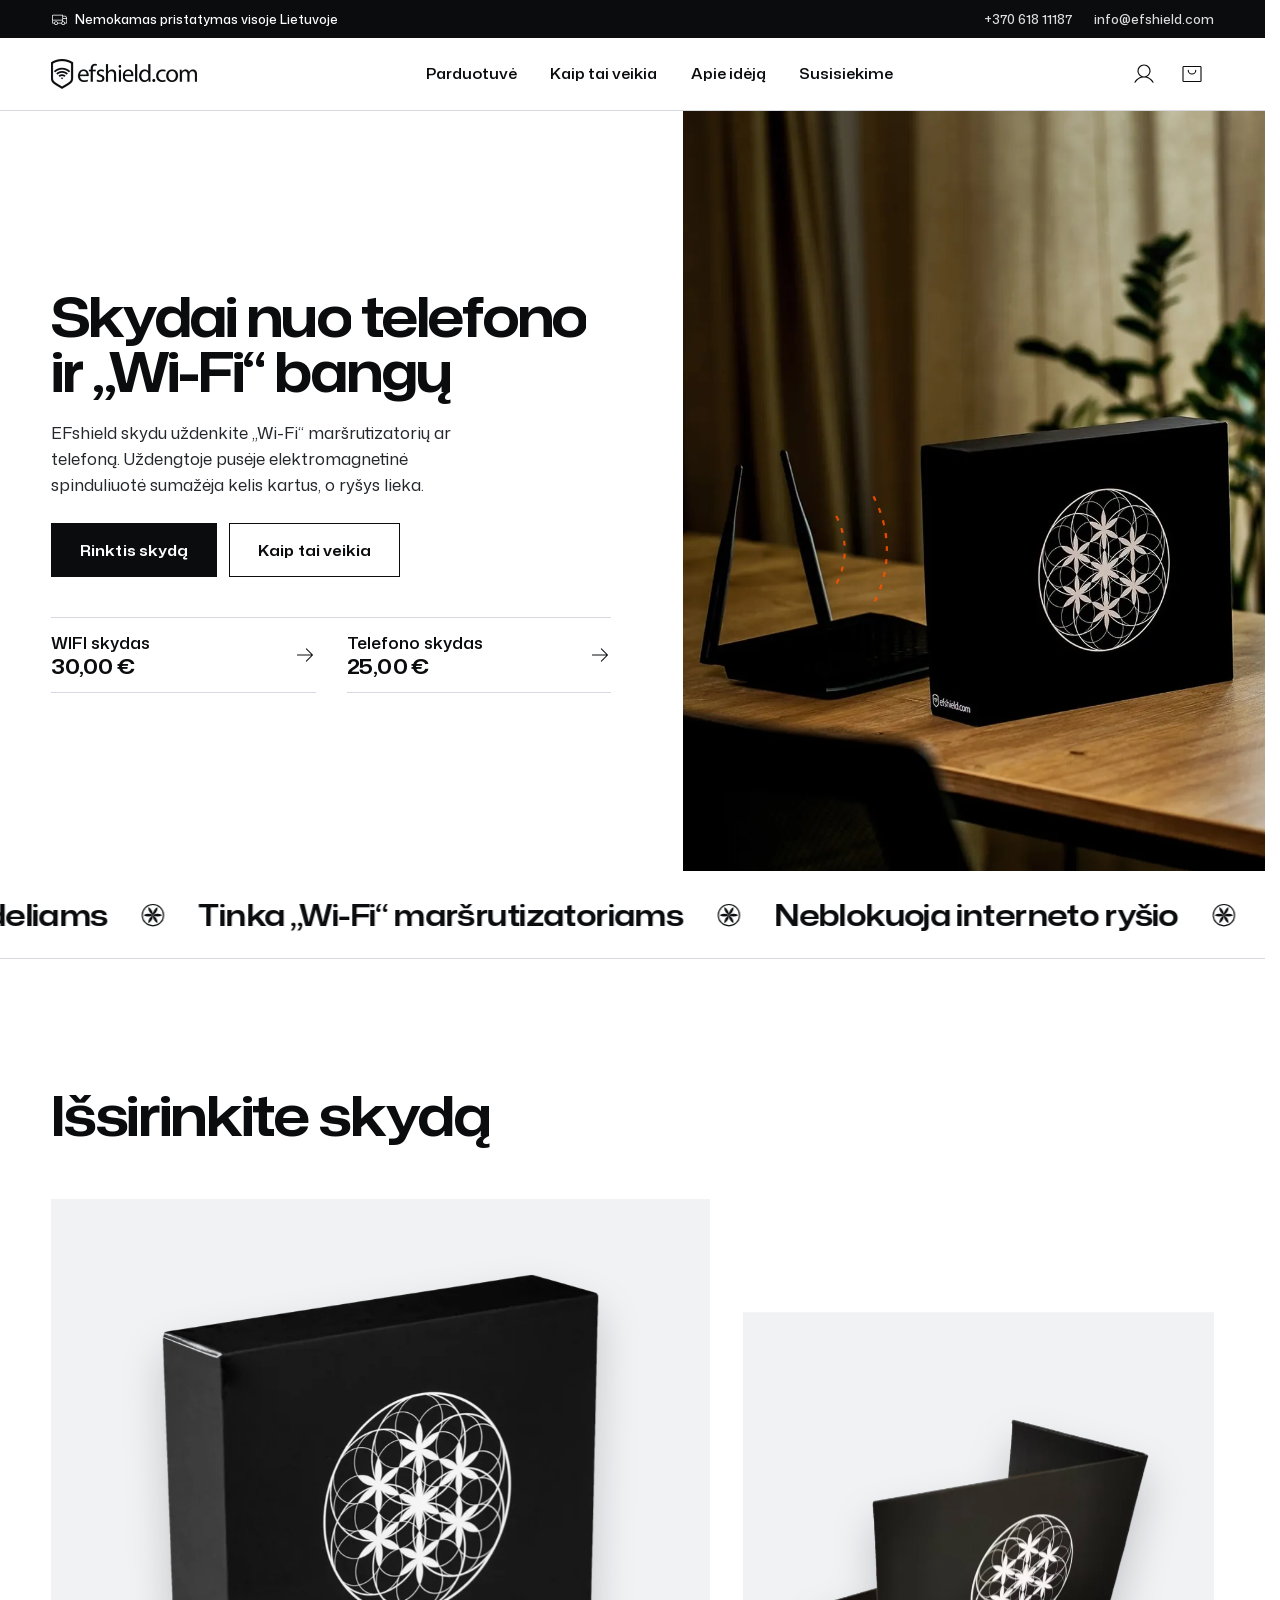
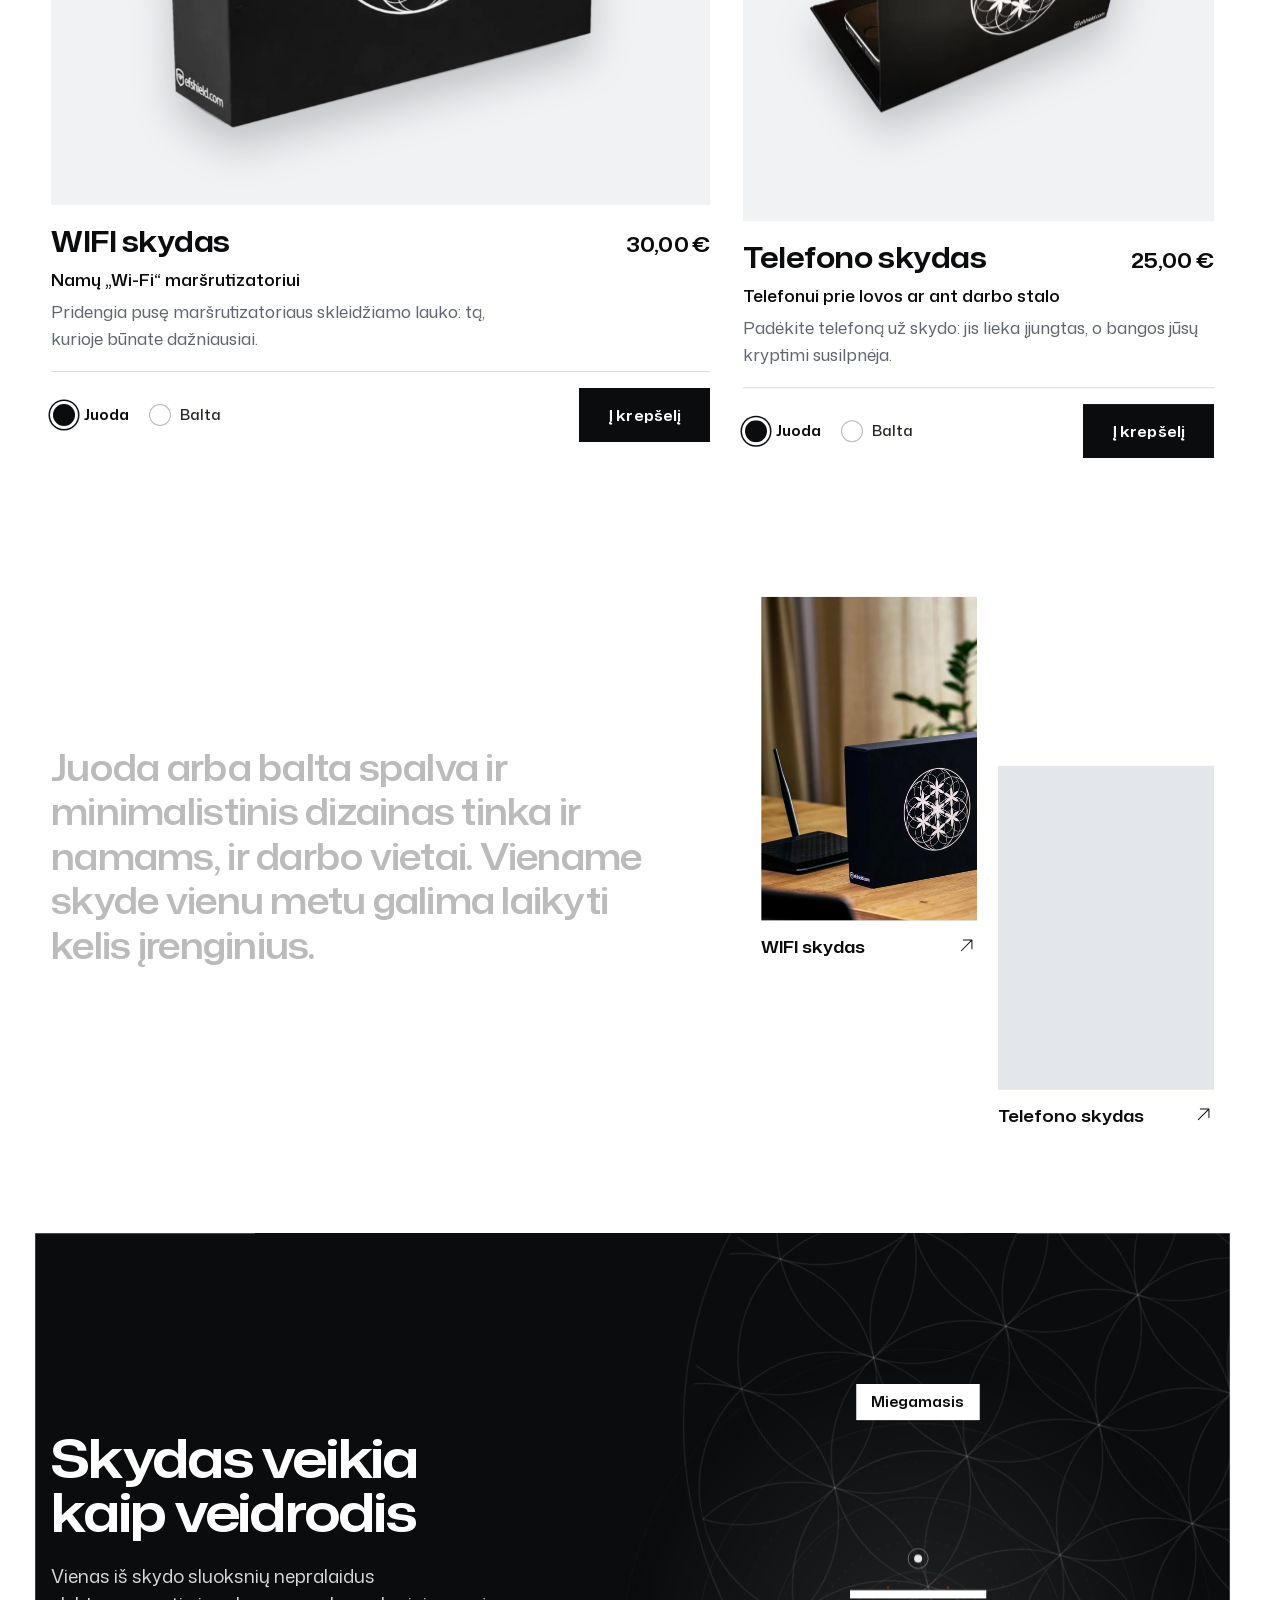
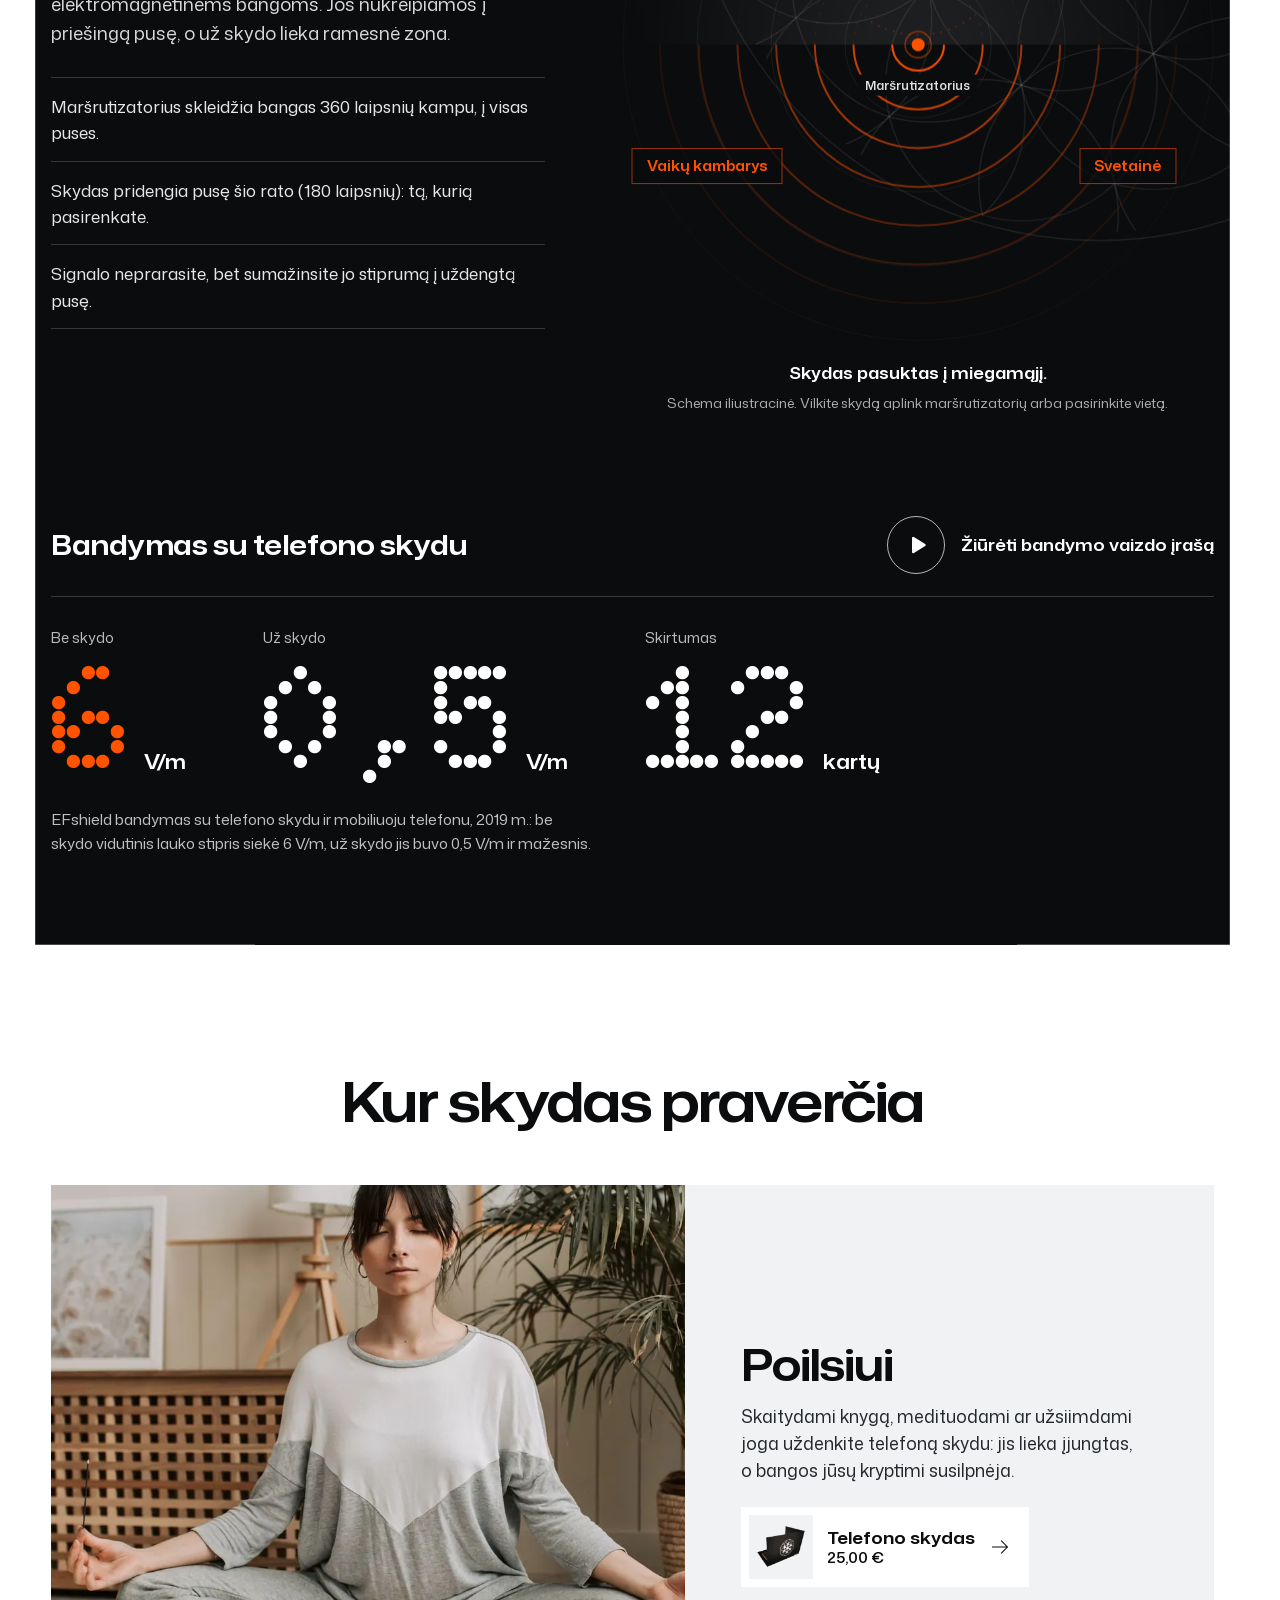
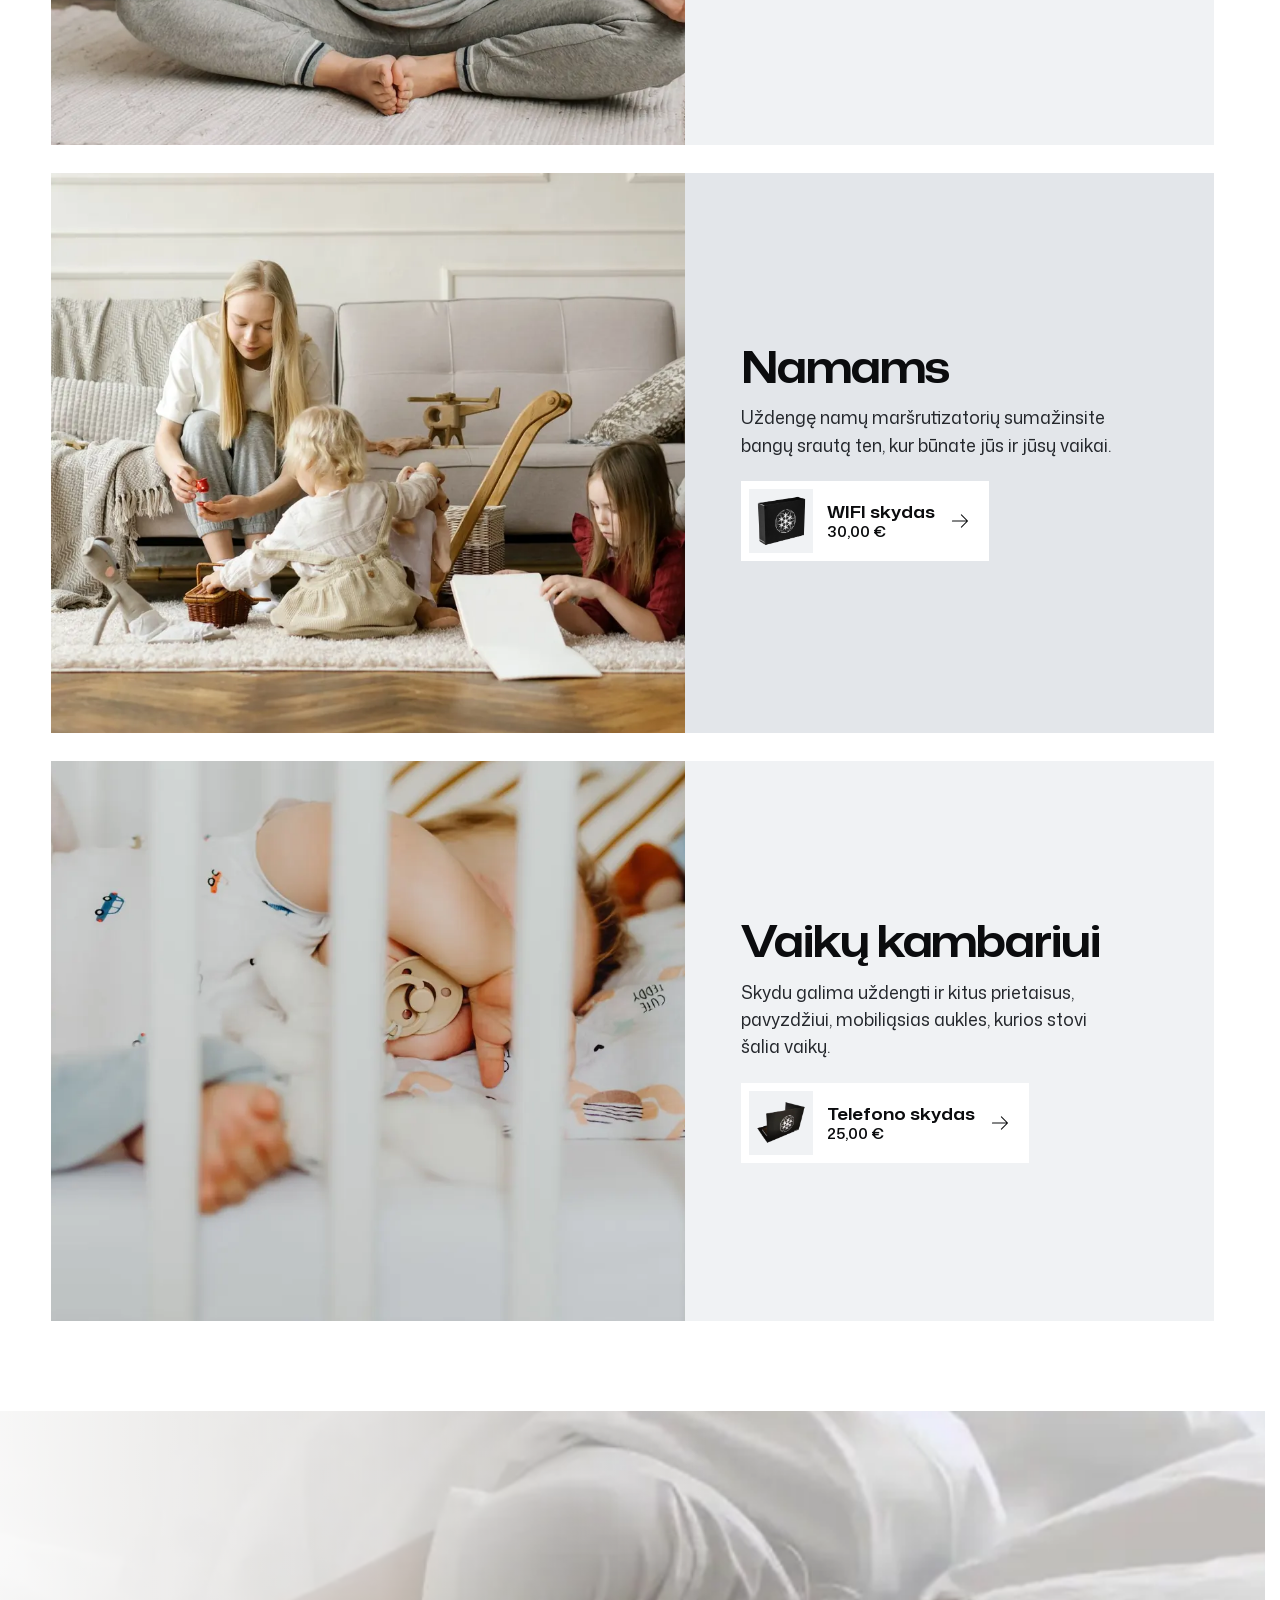
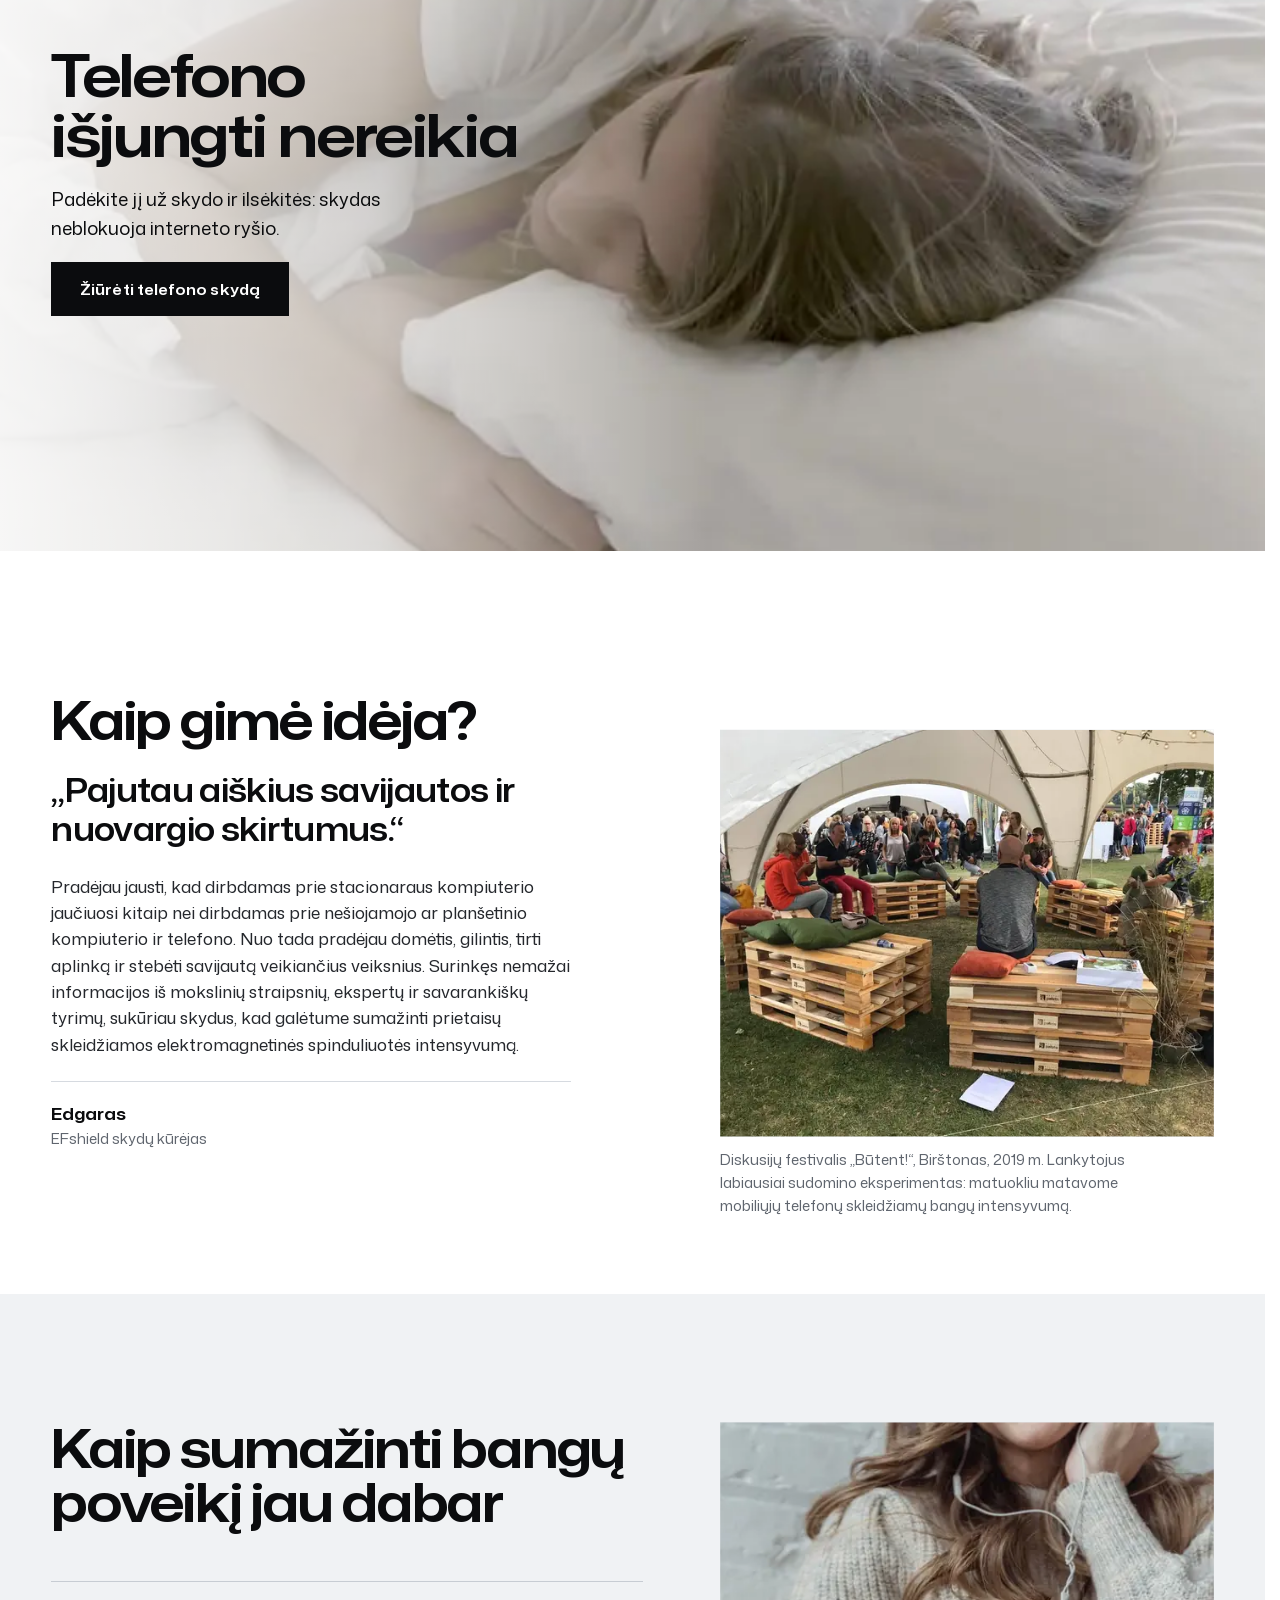
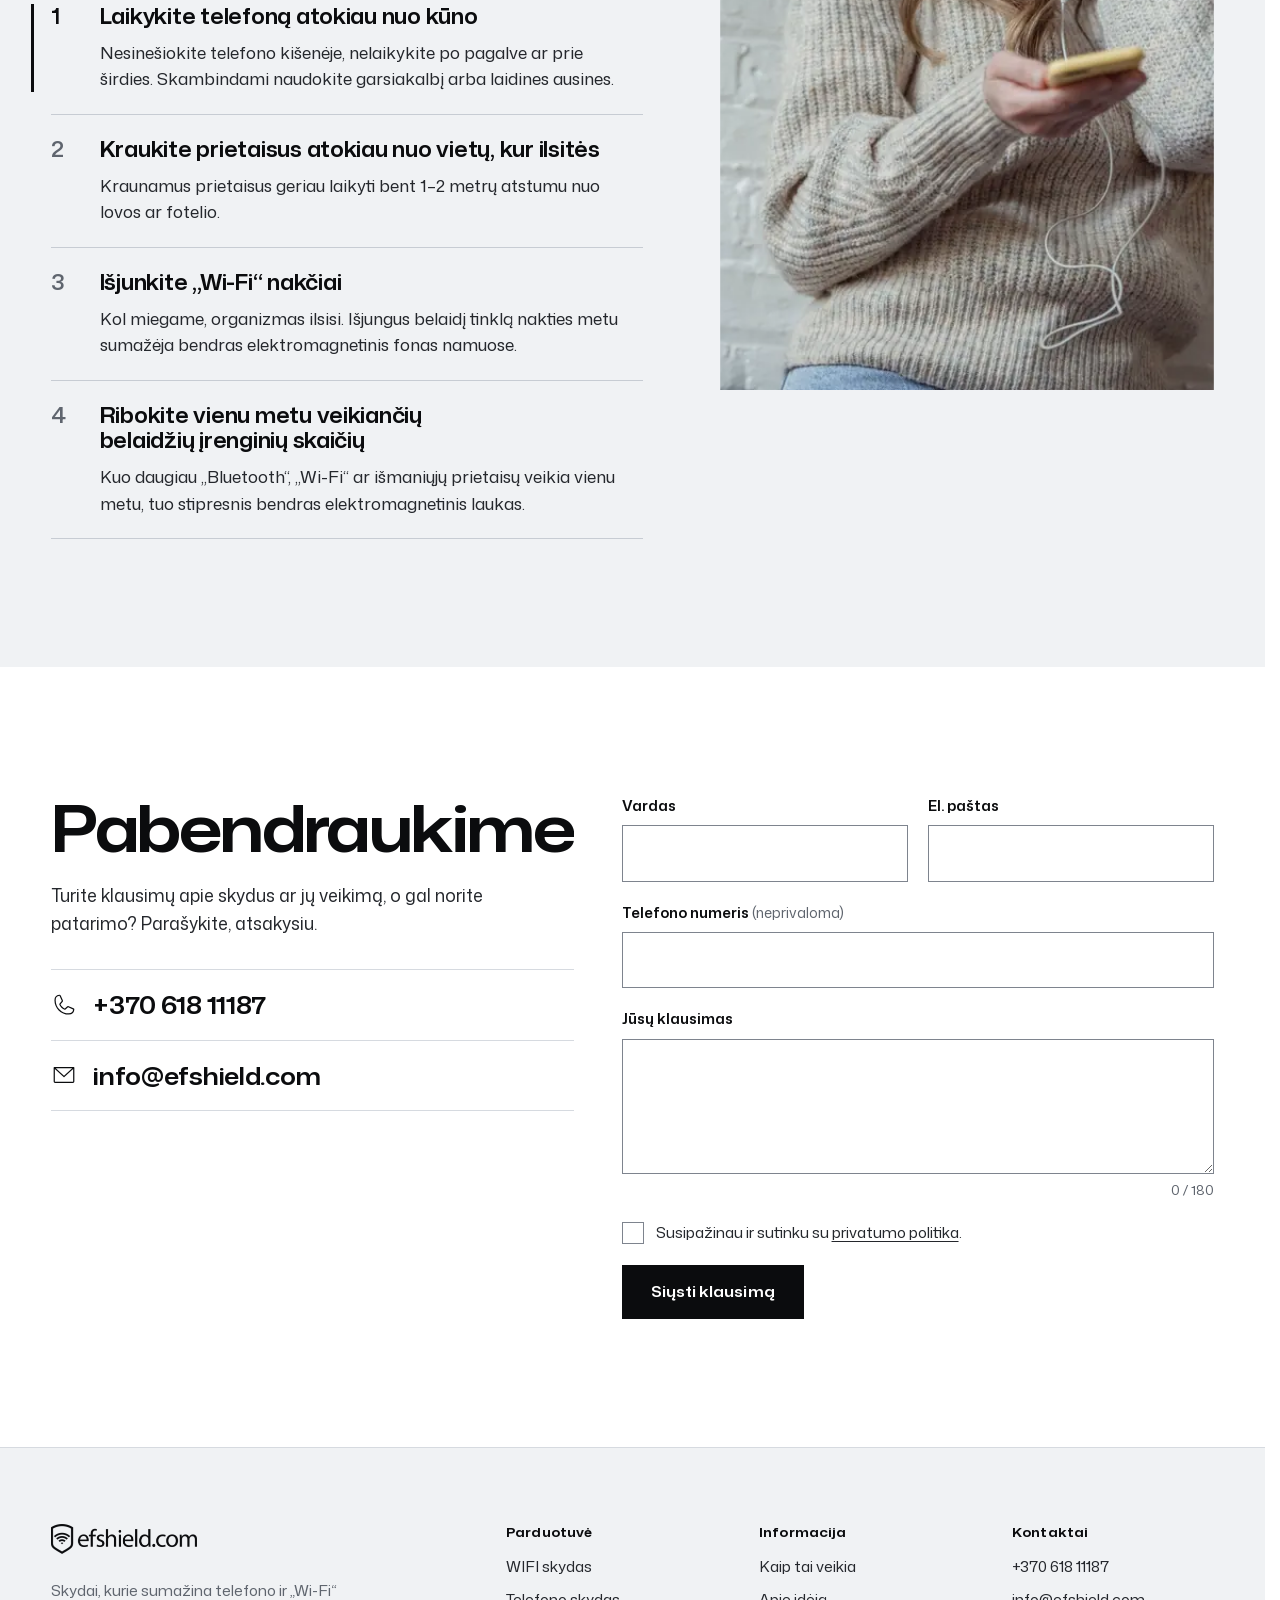
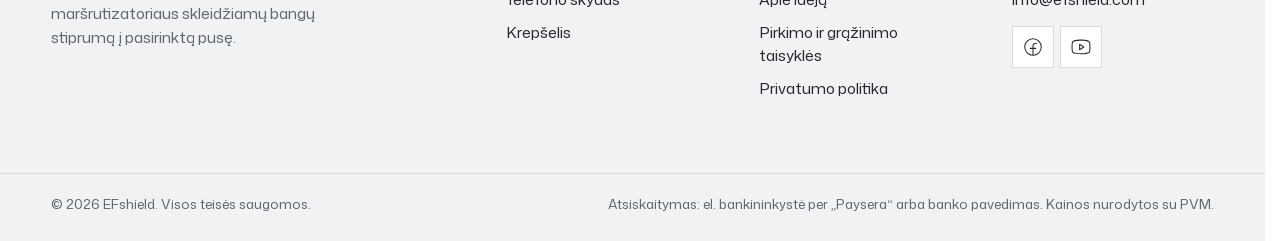
<file: index.html>
<!doctype html>
<html lang="lt" class="no-js">
<head>
<meta charset="utf-8">
<meta name="viewport" content="width=device-width, initial-scale=1, viewport-fit=cover">
<title>EFshield | Skydai nuo telefono ir „Wi-Fi“ maršrutizatoriaus bangų</title>
<meta name="description" content="EFshield skydai kelis kartus sumažina telefono ir „Wi-Fi“ maršrutizatoriaus bangų stiprumą pasirinktoje pusėje. Nuo 25,00 €, nemokamas pristatymas Lietuvoje.">
<!-- Demo versija klientui: prieš tikrą paleidimą šią žymą išimti. -->
<meta name="robots" content="noindex, nofollow">
<meta name="theme-color" content="#0B0C0E">
<meta name="color-scheme" content="light">
<link rel="icon" href="assets/img/brand/favicon-32.png" sizes="32x32" type="image/png">
<link rel="apple-touch-icon" href="assets/img/brand/favicon-180.png">
<link rel="preload" href="assets/fonts/MonaSans.woff2" as="font" type="font/woff2" crossorigin>
<link rel="preload" as="image" href="assets/img/client/stalas.webp" imagesrcset="assets/img/client/stalas-sm.webp 960w, assets/img/client/stalas.webp 1920w" imagesizes="(min-width: 1001px) 92vw, 135vw"><link rel="stylesheet" href="assets/css/base.css">
<link rel="stylesheet" href="assets/css/home.css"><!-- „js“ klasė įjungia judesį; „is-static“ jį išjungia (?static=1, „mažiau judesio“ arba jei scenarijai neįsikrovė per 4 s). -->
<script>(function(d){var c=d.documentElement.classList;c.remove('no-js');c.add('js');if(/[?&]static=1/.test(location.search)||matchMedia('(prefers-reduced-motion: reduce)').matches)c.add('is-static');setTimeout(function(){if(!window.EFshield)c.add('is-static')},4000)})(document)</script>
</head>
<body class="home">
<a class="skip" href="#turinys">Pereiti prie turinio</a>
<svg xmlns="http://www.w3.org/2000/svg" width="0" height="0" style="position:absolute" aria-hidden="true" focusable="false">
<symbol id="i-arrow-right" viewBox="0 0 256 256"><path d="M220.24,132.24l-72,72a6,6,0,0,1-8.48-8.48L201.51,134H40a6,6,0,0,1,0-12H201.51L139.76,60.24a6,6,0,0,1,8.48-8.48l72,72A6,6,0,0,1,220.24,132.24Z"/></symbol>
<symbol id="i-arrow-u-up-left" viewBox="0 0 256 256"><path d="M230,144a62.07,62.07,0,0,1-62,62H80a6,6,0,0,1,0-12h88a50,50,0,0,0,0-100H46.49l37.75,37.76a6,6,0,1,1-8.48,8.48l-48-48a6,6,0,0,1,0-8.48l48-48a6,6,0,0,1,8.48,8.48L46.49,82H168A62.07,62.07,0,0,1,230,144Z"/></symbol>
<symbol id="i-arrow-up-right" viewBox="0 0 256 256"><path d="M198,64V168a6,6,0,0,1-12,0V78.48L68.24,196.24a6,6,0,0,1-8.48-8.48L177.52,70H88a6,6,0,0,1,0-12H192A6,6,0,0,1,198,64Z"/></symbol>
<symbol id="i-check" viewBox="0 0 256 256"><path d="M228.24,76.24l-128,128a6,6,0,0,1-8.48,0l-56-56a6,6,0,0,1,8.48-8.48L96,191.51,219.76,67.76a6,6,0,0,1,8.48,8.48Z"/></symbol>
<symbol id="i-credit-card" viewBox="0 0 256 256"><path d="M224,50H32A14,14,0,0,0,18,64V192a14,14,0,0,0,14,14H224a14,14,0,0,0,14-14V64A14,14,0,0,0,224,50ZM32,62H224a2,2,0,0,1,2,2V90H30V64A2,2,0,0,1,32,62ZM224,194H32a2,2,0,0,1-2-2V102H226v90A2,2,0,0,1,224,194Zm-18-26a6,6,0,0,1-6,6H168a6,6,0,0,1,0-12h32A6,6,0,0,1,206,168Zm-64,0a6,6,0,0,1-6,6H120a6,6,0,0,1,0-12h16A6,6,0,0,1,142,168Z"/></symbol>
<symbol id="i-envelope-simple" viewBox="0 0 256 256"><path d="M224,50H32a6,6,0,0,0-6,6V192a14,14,0,0,0,14,14H216a14,14,0,0,0,14-14V56A6,6,0,0,0,224,50ZM208.58,62,128,135.86,47.42,62ZM216,194H40a2,2,0,0,1-2-2V69.64l86,78.78a6,6,0,0,0,8.1,0L218,69.64V192A2,2,0,0,1,216,194Z"/></symbol>
<symbol id="i-facebook-logo" viewBox="0 0 256 256"><path d="M128,26A102,102,0,1,0,230,128,102.12,102.12,0,0,0,128,26Zm6,191.8V150h26a6,6,0,0,0,0-12H134V112a18,18,0,0,1,18-18h16a6,6,0,0,0,0-12H152a30,30,0,0,0-30,30v26H96a6,6,0,0,0,0,12h26v67.8a90,90,0,1,1,12,0Z"/></symbol>
<symbol id="i-list" viewBox="0 0 256 256"><path d="M222,128a6,6,0,0,1-6,6H40a6,6,0,0,1,0-12H216A6,6,0,0,1,222,128ZM40,70H216a6,6,0,0,0,0-12H40a6,6,0,0,0,0,12ZM216,186H40a6,6,0,0,0,0,12H216a6,6,0,0,0,0-12Z"/></symbol>
<symbol id="i-magnifying-glass-plus" viewBox="0 0 256 256"><path d="M150,112a6,6,0,0,1-6,6H118v26a6,6,0,0,1-12,0V118H80a6,6,0,0,1,0-12h26V80a6,6,0,0,1,12,0v26h26A6,6,0,0,1,150,112Zm78.24,116.24a6,6,0,0,1-8.48,0l-51.38-51.38a86.15,86.15,0,1,1,8.48-8.48l51.38,51.38A6,6,0,0,1,228.24,228.24ZM112,186a74,74,0,1,0-74-74A74.09,74.09,0,0,0,112,186Z"/></symbol>
<symbol id="i-minus" viewBox="0 0 256 256"><path d="M222,128a6,6,0,0,1-6,6H40a6,6,0,0,1,0-12H216A6,6,0,0,1,222,128Z"/></symbol>
<symbol id="i-phone" viewBox="0 0 256 256"><path d="M221.59,160.3l-47.24-21.17a14,14,0,0,0-13.28,1.22,4.81,4.81,0,0,0-.56.42l-24.69,21a1.88,1.88,0,0,1-1.68.06c-15.87-7.66-32.31-24-40-39.65a1.91,1.91,0,0,1,0-1.68l21.07-25a6.13,6.13,0,0,0,.42-.58,14,14,0,0,0,1.12-13.27L95.73,34.49a14,14,0,0,0-14.56-8.38A54.24,54.24,0,0,0,34,80c0,78.3,63.7,142,142,142a54.25,54.25,0,0,0,53.89-47.17A14,14,0,0,0,221.59,160.3ZM176,210C104.32,210,46,151.68,46,80A42.23,42.23,0,0,1,82.67,38h.23a2,2,0,0,1,1.84,1.31l21.1,47.11a2,2,0,0,1,0,1.67L84.73,113.15a4.73,4.73,0,0,0-.43.57,14,14,0,0,0-.91,13.73c8.87,18.16,27.17,36.32,45.53,45.19a14,14,0,0,0,13.77-1c.19-.13.38-.27.56-.42l24.68-21a1.92,1.92,0,0,1,1.6-.1l47.25,21.17a2,2,0,0,1,1.21,2A42.24,42.24,0,0,1,176,210Z"/></symbol>
<symbol id="i-play-fill" viewBox="0 0 256 256"><path d="M240,128a15.74,15.74,0,0,1-7.6,13.51L88.32,229.65a16,16,0,0,1-16.2.3A15.86,15.86,0,0,1,64,216.13V39.87a15.86,15.86,0,0,1,8.12-13.82,16,16,0,0,1,16.2.3L232.4,114.49A15.74,15.74,0,0,1,240,128Z"/></symbol>
<symbol id="i-plus" viewBox="0 0 256 256"><path d="M222,128a6,6,0,0,1-6,6H134v82a6,6,0,0,1-12,0V134H40a6,6,0,0,1,0-12h82V40a6,6,0,0,1,12,0v82h82A6,6,0,0,1,222,128Z"/></symbol>
<symbol id="i-shopping-bag" viewBox="0 0 256 256"><path d="M216,42H40A14,14,0,0,0,26,56V200a14,14,0,0,0,14,14H216a14,14,0,0,0,14-14V56A14,14,0,0,0,216,42Zm2,158a2,2,0,0,1-2,2H40a2,2,0,0,1-2-2V56a2,2,0,0,1,2-2H216a2,2,0,0,1,2,2ZM174,88a46,46,0,0,1-92,0,6,6,0,0,1,12,0,34,34,0,0,0,68,0,6,6,0,0,1,12,0Z"/></symbol>
<symbol id="i-trash" viewBox="0 0 256 256"><path d="M216,50H174V40a22,22,0,0,0-22-22H104A22,22,0,0,0,82,40V50H40a6,6,0,0,0,0,12H50V208a14,14,0,0,0,14,14H192a14,14,0,0,0,14-14V62h10a6,6,0,0,0,0-12ZM94,40a10,10,0,0,1,10-10h48a10,10,0,0,1,10,10V50H94ZM194,208a2,2,0,0,1-2,2H64a2,2,0,0,1-2-2V62H194ZM110,104v64a6,6,0,0,1-12,0V104a6,6,0,0,1,12,0Zm48,0v64a6,6,0,0,1-12,0V104a6,6,0,0,1,12,0Z"/></symbol>
<symbol id="i-truck" viewBox="0 0 256 256"><path d="M253.57,117.78l-14-35a13.93,13.93,0,0,0-13-8.8H190V64a6,6,0,0,0-6-6H32A14,14,0,0,0,18,72V184a14,14,0,0,0,14,14H50.6a30,30,0,0,0,58.8,0h53.2a30,30,0,0,0,58.8,0H240a14,14,0,0,0,14-14V120A6,6,0,0,0,253.57,117.78ZM190,86h36.58a2,2,0,0,1,1.86,1.26L239.14,114H190ZM30,72a2,2,0,0,1,2-2H178v68H30ZM80,210a18,18,0,1,1,18-18A18,18,0,0,1,80,210Zm82.6-24H109.4a30,30,0,0,0-58.8,0H32a2,2,0,0,1-2-2V150H178v15.48A30.1,30.1,0,0,0,162.6,186ZM192,210a18,18,0,1,1,18-18A18,18,0,0,1,192,210Zm50-26a2,2,0,0,1-2,2H221.4A30.05,30.05,0,0,0,192,162c-.67,0-1.34,0-2,.07V126h52Z"/></symbol>
<symbol id="i-user" viewBox="0 0 256 256"><path d="M229.19,213c-15.81-27.32-40.63-46.49-69.47-54.62a70,70,0,1,0-63.44,0C67.44,166.5,42.62,185.67,26.81,213a6,6,0,1,0,10.38,6C56.4,185.81,90.34,166,128,166s71.6,19.81,90.81,53a6,6,0,1,0,10.38-6ZM70,96a58,58,0,1,1,58,58A58.07,58.07,0,0,1,70,96Z"/></symbol>
<symbol id="i-x" viewBox="0 0 256 256"><path d="M204.24,195.76a6,6,0,1,1-8.48,8.48L128,136.49,60.24,204.24a6,6,0,0,1-8.48-8.48L119.51,128,51.76,60.24a6,6,0,0,1,8.48-8.48L128,119.51l67.76-67.75a6,6,0,0,1,8.48,8.48L136.49,128Z"/></symbol>
<symbol id="i-youtube-logo" viewBox="0 0 256 256"><path d="M163.33,123l-48-32A6,6,0,0,0,106,96v64a6,6,0,0,0,9.33,5l48-32a6,6,0,0,0,0-10ZM118,148.79V107.21L149.18,128ZM232.4,70a22,22,0,0,0-13.28-15C185,41.79,130.27,42,128,42s-57-.21-91.16,13A22,22,0,0,0,23.6,70C21.05,79.89,18,98,18,128s3.05,48.11,5.6,58a22,22,0,0,0,13.28,15C71,214.21,125.72,214,128,214h.71c6.91,0,58-.44,90.45-13a22,22,0,0,0,13.28-15c2.55-9.87,5.6-27.93,5.6-58S235,79.89,232.4,70ZM220.78,183a10,10,0,0,1-6,6.86C182.78,202.19,128.58,202,128,202s-54.71.2-86.75-12.17a10,10,0,0,1-6-6.86C32.84,173.78,30,156.78,30,128s2.84-45.78,5.22-55a10,10,0,0,1,6-6.86C72.06,54.26,123.53,54,127.76,54H128c.54,0,54.71-.2,86.75,12.17a10,10,0,0,1,6,6.86c2.38,9.19,5.22,26.19,5.22,55S223.16,173.78,220.78,183Z"/></symbol>
<symbol id="rosette" viewBox="-3.3 -3.3 6.6 6.6"><defs><clipPath id="rosette-clip"><circle r="3"/></clipPath></defs><g clip-path="url(#rosette-clip)" fill="none" stroke="currentColor" stroke-width="1" vector-effect="non-scaling-stroke"><circle vector-effect="non-scaling-stroke" cx="-3" cy="0" r="1"/><circle vector-effect="non-scaling-stroke" cx="-2.5" cy="0.866" r="1"/><circle vector-effect="non-scaling-stroke" cx="-2" cy="1.732" r="1"/><circle vector-effect="non-scaling-stroke" cx="-1.5" cy="2.598" r="1"/><circle vector-effect="non-scaling-stroke" cx="-2.5" cy="-0.866" r="1"/><circle vector-effect="non-scaling-stroke" cx="-2" cy="0" r="1"/><circle vector-effect="non-scaling-stroke" cx="-1.5" cy="0.866" r="1"/><circle vector-effect="non-scaling-stroke" cx="-1" cy="1.732" r="1"/><circle vector-effect="non-scaling-stroke" cx="-0.5" cy="2.598" r="1"/><circle vector-effect="non-scaling-stroke" cx="-2" cy="-1.732" r="1"/><circle vector-effect="non-scaling-stroke" cx="-1.5" cy="-0.866" r="1"/><circle vector-effect="non-scaling-stroke" cx="-1" cy="0" r="1"/><circle vector-effect="non-scaling-stroke" cx="-0.5" cy="0.866" r="1"/><circle vector-effect="non-scaling-stroke" cx="0" cy="1.732" r="1"/><circle vector-effect="non-scaling-stroke" cx="0.5" cy="2.598" r="1"/><circle vector-effect="non-scaling-stroke" cx="-1.5" cy="-2.598" r="1"/><circle vector-effect="non-scaling-stroke" cx="-1" cy="-1.732" r="1"/><circle vector-effect="non-scaling-stroke" cx="-0.5" cy="-0.866" r="1"/><circle vector-effect="non-scaling-stroke" cx="0" cy="0" r="1"/><circle vector-effect="non-scaling-stroke" cx="0.5" cy="0.866" r="1"/><circle vector-effect="non-scaling-stroke" cx="1" cy="1.732" r="1"/><circle vector-effect="non-scaling-stroke" cx="1.5" cy="2.598" r="1"/><circle vector-effect="non-scaling-stroke" cx="-0.5" cy="-2.598" r="1"/><circle vector-effect="non-scaling-stroke" cx="0" cy="-1.732" r="1"/><circle vector-effect="non-scaling-stroke" cx="0.5" cy="-0.866" r="1"/><circle vector-effect="non-scaling-stroke" cx="1" cy="0" r="1"/><circle vector-effect="non-scaling-stroke" cx="1.5" cy="0.866" r="1"/><circle vector-effect="non-scaling-stroke" cx="2" cy="1.732" r="1"/><circle vector-effect="non-scaling-stroke" cx="0.5" cy="-2.598" r="1"/><circle vector-effect="non-scaling-stroke" cx="1" cy="-1.732" r="1"/><circle vector-effect="non-scaling-stroke" cx="1.5" cy="-0.866" r="1"/><circle vector-effect="non-scaling-stroke" cx="2" cy="0" r="1"/><circle vector-effect="non-scaling-stroke" cx="2.5" cy="0.866" r="1"/><circle vector-effect="non-scaling-stroke" cx="1.5" cy="-2.598" r="1"/><circle vector-effect="non-scaling-stroke" cx="2" cy="-1.732" r="1"/><circle vector-effect="non-scaling-stroke" cx="2.5" cy="-0.866" r="1"/><circle vector-effect="non-scaling-stroke" cx="3" cy="0" r="1"/></g><path fill="currentColor" d="M-1 0A1 1 0 0 1 -2 0A1 1 0 0 1 -1 0ZM-1 0A1 1 0 0 1 -1.5 0.866A1 1 0 0 1 -1 0ZM-1 0A1 1 0 0 1 -1.5 -0.866A1 1 0 0 1 -1 0ZM-1 0A1 1 0 0 1 -0.5 0.866A1 1 0 0 1 -1 0ZM-1 0A1 1 0 0 1 -0.5 -0.866A1 1 0 0 1 -1 0ZM-1 0A1 1 0 0 1 0 0A1 1 0 0 1 -1 0ZM-0.5 0.866A1 1 0 0 1 -1.5 0.866A1 1 0 0 1 -0.5 0.866ZM-0.5 0.866A1 1 0 0 1 -1 1.732A1 1 0 0 1 -0.5 0.866ZM-0.5 0.866A1 1 0 0 1 0 1.732A1 1 0 0 1 -0.5 0.866ZM-0.5 0.866A1 1 0 0 1 0 0A1 1 0 0 1 -0.5 0.866ZM-0.5 0.866A1 1 0 0 1 0.5 0.866A1 1 0 0 1 -0.5 0.866ZM-0.5 -0.866A1 1 0 0 1 -1.5 -0.866A1 1 0 0 1 -0.5 -0.866ZM-0.5 -0.866A1 1 0 0 1 -1 -1.732A1 1 0 0 1 -0.5 -0.866ZM-0.5 -0.866A1 1 0 0 1 0 0A1 1 0 0 1 -0.5 -0.866ZM-0.5 -0.866A1 1 0 0 1 0 -1.732A1 1 0 0 1 -0.5 -0.866ZM-0.5 -0.866A1 1 0 0 1 0.5 -0.866A1 1 0 0 1 -0.5 -0.866ZM0 0A1 1 0 0 1 0.5 0.866A1 1 0 0 1 0 0ZM0 0A1 1 0 0 1 0.5 -0.866A1 1 0 0 1 0 0ZM0 0A1 1 0 0 1 1 0A1 1 0 0 1 0 0ZM0.5 0.866A1 1 0 0 1 0 1.732A1 1 0 0 1 0.5 0.866ZM0.5 0.866A1 1 0 0 1 1 1.732A1 1 0 0 1 0.5 0.866ZM0.5 0.866A1 1 0 0 1 1 0A1 1 0 0 1 0.5 0.866ZM0.5 0.866A1 1 0 0 1 1.5 0.866A1 1 0 0 1 0.5 0.866ZM0.5 -0.866A1 1 0 0 1 0 -1.732A1 1 0 0 1 0.5 -0.866ZM0.5 -0.866A1 1 0 0 1 1 0A1 1 0 0 1 0.5 -0.866ZM0.5 -0.866A1 1 0 0 1 1 -1.732A1 1 0 0 1 0.5 -0.866ZM0.5 -0.866A1 1 0 0 1 1.5 -0.866A1 1 0 0 1 0.5 -0.866ZM1 0A1 1 0 0 1 1.5 0.866A1 1 0 0 1 1 0ZM1 0A1 1 0 0 1 1.5 -0.866A1 1 0 0 1 1 0ZM1 0A1 1 0 0 1 2 0A1 1 0 0 1 1 0Z"/><circle r="3.08" fill="none" stroke="currentColor" stroke-width="0.11"/></symbol>
<symbol id="rosette-line" viewBox="-3.3 -3.3 6.6 6.6"><g clip-path="url(#rosette-clip)" fill="none" stroke="currentColor" stroke-width="1"><circle vector-effect="non-scaling-stroke" cx="-3" cy="0" r="1"/><circle vector-effect="non-scaling-stroke" cx="-2.5" cy="0.866" r="1"/><circle vector-effect="non-scaling-stroke" cx="-2" cy="1.732" r="1"/><circle vector-effect="non-scaling-stroke" cx="-1.5" cy="2.598" r="1"/><circle vector-effect="non-scaling-stroke" cx="-2.5" cy="-0.866" r="1"/><circle vector-effect="non-scaling-stroke" cx="-2" cy="0" r="1"/><circle vector-effect="non-scaling-stroke" cx="-1.5" cy="0.866" r="1"/><circle vector-effect="non-scaling-stroke" cx="-1" cy="1.732" r="1"/><circle vector-effect="non-scaling-stroke" cx="-0.5" cy="2.598" r="1"/><circle vector-effect="non-scaling-stroke" cx="-2" cy="-1.732" r="1"/><circle vector-effect="non-scaling-stroke" cx="-1.5" cy="-0.866" r="1"/><circle vector-effect="non-scaling-stroke" cx="-1" cy="0" r="1"/><circle vector-effect="non-scaling-stroke" cx="-0.5" cy="0.866" r="1"/><circle vector-effect="non-scaling-stroke" cx="0" cy="1.732" r="1"/><circle vector-effect="non-scaling-stroke" cx="0.5" cy="2.598" r="1"/><circle vector-effect="non-scaling-stroke" cx="-1.5" cy="-2.598" r="1"/><circle vector-effect="non-scaling-stroke" cx="-1" cy="-1.732" r="1"/><circle vector-effect="non-scaling-stroke" cx="-0.5" cy="-0.866" r="1"/><circle vector-effect="non-scaling-stroke" cx="0" cy="0" r="1"/><circle vector-effect="non-scaling-stroke" cx="0.5" cy="0.866" r="1"/><circle vector-effect="non-scaling-stroke" cx="1" cy="1.732" r="1"/><circle vector-effect="non-scaling-stroke" cx="1.5" cy="2.598" r="1"/><circle vector-effect="non-scaling-stroke" cx="-0.5" cy="-2.598" r="1"/><circle vector-effect="non-scaling-stroke" cx="0" cy="-1.732" r="1"/><circle vector-effect="non-scaling-stroke" cx="0.5" cy="-0.866" r="1"/><circle vector-effect="non-scaling-stroke" cx="1" cy="0" r="1"/><circle vector-effect="non-scaling-stroke" cx="1.5" cy="0.866" r="1"/><circle vector-effect="non-scaling-stroke" cx="2" cy="1.732" r="1"/><circle vector-effect="non-scaling-stroke" cx="0.5" cy="-2.598" r="1"/><circle vector-effect="non-scaling-stroke" cx="1" cy="-1.732" r="1"/><circle vector-effect="non-scaling-stroke" cx="1.5" cy="-0.866" r="1"/><circle vector-effect="non-scaling-stroke" cx="2" cy="0" r="1"/><circle vector-effect="non-scaling-stroke" cx="2.5" cy="0.866" r="1"/><circle vector-effect="non-scaling-stroke" cx="1.5" cy="-2.598" r="1"/><circle vector-effect="non-scaling-stroke" cx="2" cy="-1.732" r="1"/><circle vector-effect="non-scaling-stroke" cx="2.5" cy="-0.866" r="1"/><circle vector-effect="non-scaling-stroke" cx="3" cy="0" r="1"/></g><circle r="3.06" fill="none" stroke="currentColor" stroke-width="1" vector-effect="non-scaling-stroke"/></symbol>
<symbol id="rosette-mini" viewBox="-1.3 -1.3 2.6 2.6"><path fill="currentColor" d="M0 0A1 1 0 0 1 1 0A1 1 0 0 1 0 0ZM0 0A1 1 0 0 1 0.5 0.866A1 1 0 0 1 0 0ZM0 0A1 1 0 0 1 -0.5 0.866A1 1 0 0 1 0 0ZM0 0A1 1 0 0 1 -1 0A1 1 0 0 1 0 0ZM0 0A1 1 0 0 1 -0.5 -0.866A1 1 0 0 1 0 0ZM0 0A1 1 0 0 1 0.5 -0.866A1 1 0 0 1 0 0Z"/><circle r="1.14" fill="none" stroke="currentColor" stroke-width="0.12"/></symbol>
</svg>
<!-- XStore: Header Builder (Elementor), viršutinis konteineris: Text Editor + XStore „Icon List“ (kontaktai); matomumas pagal ekraną nustatomas valdikliuose -->
<div class="topbar">
  <div class="wrap topbar__in">
    <p class="topbar__note"><svg class="ico " aria-hidden="true" focusable="false"><use href="#i-truck"/></svg><span>Nemokamas pristatymas visoje Lietuvoje</span></p>
    <p class="topbar__links">
      <a href="tel:+37061811187">+370 618 11187</a>
      <a href="mailto:info@efshield.com">info@efshield.com</a>
    </p>
  </div>
</div>
<!-- XStore: Header Builder (Elementor): „Site Logo“, „Nav Menu“, „Account“, „Cart“ (off-canvas), „Mobile Menu“; konteinerio sticky tipas „smart“ (slepiasi slenkant žemyn) -->
<header class="header" data-header>
  <div class="wrap header__in">
    <a class="logo" href="index.html" aria-label="EFshield, pradžios puslapis">
      <img src="assets/img/brand/logo-ink.png" width="583" height="120" alt="efshield.com">
    </a>
    <nav class="nav" aria-label="Pagrindinis meniu">
      <ul>
        <li><a href="#produktai">Parduotuvė</a></li>
        <li><a href="#kaip-veikia">Kaip tai veikia</a></li>
        <li><a href="#ideja">Apie idėją</a></li>
        <li><a href="#kontaktai">Susisiekime</a></li>
      </ul>
    </nav>
    <div class="header__tools">
      <a class="tool" href="#" data-demo="Paskyros puslapis" aria-label="Paskyra"><svg class="ico " aria-hidden="true" focusable="false"><use href="#i-user"/></svg></a>
      <button class="tool tool--cart" type="button" data-cart-open aria-haspopup="dialog" aria-controls="krepselis">
        <svg class="ico " aria-hidden="true" focusable="false"><use href="#i-shopping-bag"/></svg>
        <span class="sr">Krepšelis</span>
        <span class="tool__count" data-cart-count hidden>0</span>
      </button>
      <button class="tool tool--menu" type="button" data-menu-open aria-expanded="false" aria-controls="mobilus-meniu">
        <svg class="ico " aria-hidden="true" focusable="false"><use href="#i-list"/></svg><span class="sr">Meniu</span>
      </button>
    </div>
  </div>
</header><main id="turinys">
<!-- ============ HERO · XStore: Elementor Container (2 stulpeliai): Heading + Text Editor + 2× XStore „Text Button“; dešinėje vienas HTML valdiklis su nuotrauka ir bangų SVG (bendra koordinačių sistema) ============ -->
<section class="hero" data-hero>
  <div class="hero__copy">
    <h1 class="hero__title" data-split><span class="ln" style="--l:0"><span>Skydai</span></span> <span class="ln" style="--l:1"><span>nuo</span></span> <span class="ln" style="--l:2"><span>telefono</span></span> <span class="ln" style="--l:3"><span>ir</span></span> <span class="ln" style="--l:4"><span><span class="nb">„Wi-Fi“</span></span></span> <span class="ln" style="--l:5"><span>bangų</span></span></h1>
    <p class="hero__lead">EFshield skydu uždenkite <span class="nb">„Wi-Fi“</span> maršrutizatorių ar telefoną. Uždengtoje pusėje elektromagnetinė spinduliuotė sumažėja kelis kartus, o ryšys lieka.</p>
    <div class="hero__cta">
      <a class="btn btn--ink" href="#produktai">Rinktis skydą</a>
      <a class="btn btn--line" href="#kaip-veikia">Kaip tai veikia</a>
    </div>
    <ul class="hero__offer">
      <li><a href="preke-wifi-skydas.html"><span>WIFI skydas</span> <strong>30,00 €</strong><svg class="ico " aria-hidden="true" focusable="false"><use href="#i-arrow-right"/></svg></a></li>
      <li><a href="preke-telefono-skydas.html"><span>Telefono skydas</span> <strong>25,00 €</strong><svg class="ico " aria-hidden="true" focusable="false"><use href="#i-arrow-right"/></svg></a></li>
    </ul>
  </div>
  <div class="hero__stage" data-hero-stage>
    <div class="hero__photo" data-hero-photo>
      <div class="hero__plate">
        <img src="assets/img/client/stalas.webp" srcset="assets/img/client/stalas-sm.webp 960w, assets/img/client/stalas.webp 1920w" sizes="(min-width: 1001px) 92vw, 135vw" width="1920" height="1280" alt="Juodas EFshield WIFI skydas ant darbo stalo: vienoje pusėje maršrutizatorius, kitoje nešiojamasis kompiuteris" fetchpriority="high">
        <svg class="hero__waves" viewBox="0 0 2048 1365" aria-hidden="true" data-hero-waves>
          <g class="wv wv--out">
<path d="M664.1 1681.1A900 900 0 1 1 664.1 -49.1" style="--i:0"/><path d="M664.1 1681.1A900 900 0 1 1 664.1 -49.1" style="--i:1"/><path d="M664.1 1681.1A900 900 0 1 1 664.1 -49.1" style="--i:2"/><path d="M664.1 1681.1A900 900 0 1 1 664.1 -49.1" style="--i:3"/><path d="M664.1 1681.1A900 900 0 1 1 664.1 -49.1" style="--i:4"/><path d="M664.1 1681.1A900 900 0 1 1 664.1 -49.1" style="--i:5"/>          </g>
          <g class="wv wv--in">
<path d="M525.5 757.8A124 124 0 0 1 525.5 874.2"/><path d="M589.1 724.0A196 196 0 0 1 589.1 908.0"/>          </g>
        </svg>
      </div>
    </div>
  </div>
</section>

<!-- ============ FAKTŲ JUOSTA · XStore: „Marquee“ (etheme_marquee); pagreitėjimas slenkant ir besisukantis skyriklis tarp teiginių – child-theme scenarijus ============ -->
<div class="marquee" data-marquee>
  <ul class="sr">
<li>Tinka visiems telefonų modeliams</li><li>Tinka <span class="nb">„Wi-Fi“</span> maršrutizatoriams</li><li>Neblokuoja interneto ryšio</li><li>Juodas arba baltas</li><li>Nemokamas pristatymas visoje Lietuvoje</li>  </ul>
  <div class="marquee__track" aria-hidden="true">
    <div class="marquee__row">
<span>Tinka visiems telefonų modeliams</span><svg class="marquee__sep"><use href="#rosette-mini"/></svg><span>Tinka <span class="nb">„Wi-Fi“</span> maršrutizatoriams</span><svg class="marquee__sep"><use href="#rosette-mini"/></svg><span>Neblokuoja interneto ryšio</span><svg class="marquee__sep"><use href="#rosette-mini"/></svg><span>Juodas arba baltas</span><svg class="marquee__sep"><use href="#rosette-mini"/></svg><span>Nemokamas pristatymas visoje Lietuvoje</span><svg class="marquee__sep"><use href="#rosette-mini"/></svg>    </div>
    <div class="marquee__row">
<span>Tinka visiems telefonų modeliams</span><svg class="marquee__sep"><use href="#rosette-mini"/></svg><span>Tinka <span class="nb">„Wi-Fi“</span> maršrutizatoriams</span><svg class="marquee__sep"><use href="#rosette-mini"/></svg><span>Neblokuoja interneto ryšio</span><svg class="marquee__sep"><use href="#rosette-mini"/></svg><span>Juodas arba baltas</span><svg class="marquee__sep"><use href="#rosette-mini"/></svg><span>Nemokamas pristatymas visoje Lietuvoje</span><svg class="marquee__sep"><use href="#rosette-mini"/></svg>    </div>
  </div>
</div>

<!-- ============ PRODUKTAI · XStore: „Product Grid“ (etheme_product_grid) su Variation swatches kortelėse; plytelės fonas pagal spalvą, bangos užvedus ir pakreipimas – child-theme CSS/JS ============ -->
<section class="shop" id="produktai" aria-labelledby="produktai-h">
  <div class="wrap">
    <header class="head">
      <h2 id="produktai-h" data-split><span class="ln" style="--l:0"><span>Išsirinkite</span></span> <span class="ln" style="--l:1"><span>skydą</span></span></h2>
    </header>
    <div class="shop__grid">
      <article class="ptile ptile--wifi" data-product="wifi" data-color="juodas">
        <a class="ptile__stage" href="preke-wifi-skydas.html" data-tilt data-color-link aria-label="WIFI skydas: žiūrėti prekę">
          <svg class="ptile__waves" viewBox="-100 -100 200 200" aria-hidden="true">
            <circle r="34"/><circle r="52"/><circle r="70"/><circle r="88"/>
          </svg>
          <img class="ptile__img ptile__img--juodas" src="assets/img/products/wifi-juodas.webp" srcset="assets/img/products/wifi-juodas-sm.webp 640w, assets/img/products/wifi-juodas.webp 1400w" sizes="(min-width: 1001px) 40vw, (min-width: 641px) 46vw, 92vw" width="1400" height="1454" alt="Juodas WIFI skydas" loading="lazy" decoding="async" data-tilt-layer>
          <img class="ptile__img ptile__img--baltas" src="assets/img/products/wifi-baltas.webp" srcset="assets/img/products/wifi-baltas-sm.webp 640w, assets/img/products/wifi-baltas.webp 1400w" sizes="(min-width: 1001px) 40vw, (min-width: 641px) 46vw, 92vw" width="1400" height="1439" alt="Baltas WIFI skydas" loading="lazy" decoding="async" data-tilt-layer>
        </a>
        <div class="ptile__info">
          <div class="ptile__name">
            <h3><a href="preke-wifi-skydas.html" data-color-link>WIFI skydas</a></h3>
            <p class="price">30,00 €</p>
          </div>
          <p class="ptile__for">Namų <span class="nb">„Wi-Fi“</span> maršrutizatoriui</p>
          <p class="ptile__desc">Pridengia pusę maršrutizatoriaus skleidžiamo lauko: tą, kurioje būnate dažniausiai.</p>
          <div class="ptile__buy">
            <fieldset class="swatches">
              <legend class="sr">WIFI skydas: spalva</legend>
              <label class="swatch swatch--juodas">
                <input type="radio" name="spalva-wifi" value="juodas" checked>
                <span class="swatch__dot" aria-hidden="true"></span>
                <span class="swatch__label">Juoda</span>
              </label>
              <label class="swatch swatch--baltas">
                <input type="radio" name="spalva-wifi" value="baltas">
                <span class="swatch__dot" aria-hidden="true"></span>
                <span class="swatch__label">Balta</span>
              </label>
            </fieldset>
            <button class="btn btn--ink" type="button" data-add="wifi">Į krepšelį</button>
          </div>
        </div>
      </article>
      <article class="ptile ptile--telefono" data-product="telefono" data-color="juodas" data-speed="5" data-speed-min="1001">
        <a class="ptile__stage" href="preke-telefono-skydas.html" data-tilt data-color-link aria-label="Telefono skydas: žiūrėti prekę">
          <svg class="ptile__waves" viewBox="-100 -100 200 200" aria-hidden="true">
            <circle r="34"/><circle r="52"/><circle r="70"/><circle r="88"/>
          </svg>
          <img class="ptile__img ptile__img--juodas" src="assets/img/products/telefono-juodas.webp" srcset="assets/img/products/telefono-juodas-sm.webp 640w, assets/img/products/telefono-juodas.webp 1400w" sizes="(min-width: 1001px) 40vw, (min-width: 641px) 46vw, 92vw" width="1306" height="1138" alt="Juodas telefono skydas" loading="lazy" decoding="async" data-tilt-layer>
          <img class="ptile__img ptile__img--baltas" src="assets/img/products/telefono-baltas.webp" srcset="assets/img/products/telefono-baltas-sm.webp 640w, assets/img/products/telefono-baltas.webp 1400w" sizes="(min-width: 1001px) 40vw, (min-width: 641px) 46vw, 92vw" width="1362" height="1149" alt="Baltas telefono skydas" loading="lazy" decoding="async" data-tilt-layer>
        </a>
        <div class="ptile__info">
          <div class="ptile__name">
            <h3><a href="preke-telefono-skydas.html" data-color-link>Telefono skydas</a></h3>
            <p class="price">25,00 €</p>
          </div>
          <p class="ptile__for">Telefonui prie lovos ar ant darbo stalo</p>
          <p class="ptile__desc">Padėkite telefoną už skydo: jis lieka įjungtas, o bangos jūsų kryptimi susilpnėja.</p>
          <div class="ptile__buy">
            <fieldset class="swatches">
              <legend class="sr">Telefono skydas: spalva</legend>
              <label class="swatch swatch--juodas">
                <input type="radio" name="spalva-telefono" value="juodas" checked>
                <span class="swatch__dot" aria-hidden="true"></span>
                <span class="swatch__label">Juoda</span>
              </label>
              <label class="swatch swatch--baltas">
                <input type="radio" name="spalva-telefono" value="baltas">
                <span class="swatch__dot" aria-hidden="true"></span>
                <span class="swatch__label">Balta</span>
              </label>
            </fieldset>
            <button class="btn btn--ink" type="button" data-add="telefono">Į krepšelį</button>
          </div>
        </div>
      </article>
    </div>
  </div>
</section>

<!-- ============ DIZAINAS · XStore: Elementor Text Editor (žodžių ryškėjimas slenkant – child-theme scenarijus) + 2× Image su „XStore Parallax“ (Advanced > scroll_effects) ============ -->
<section class="say" aria-labelledby="say-h">
  <div class="wrap say__grid">
    <div class="say__text">
      <h2 id="say-h" class="sr">Dizainas</h2>
      <p class="say__big" data-words>Juoda arba balta spalva ir minimalistinis dizainas tinka ir namams, ir darbo vietai. Viename skyde vienu metu galima laikyti kelis įrenginius.</p>
    </div>
    <div class="say__photos">
      <figure class="say__ph say__ph--a" data-speed="-16">
        <a href="preke-wifi-skydas.html">
          <span class="frame" data-reveal="mask"><img src="assets/img/client/subtilus.webp" width="860" height="1600" alt="Juodas WIFI skydas šalia maršrutizatoriaus namų interjere" loading="lazy" decoding="async"></span>
          <figcaption>WIFI skydas<svg class="ico " aria-hidden="true" focusable="false"><use href="#i-arrow-up-right"/></svg></figcaption>
        </a>
      </figure>
      <figure class="say__ph say__ph--b" data-speed="20">
        <a href="preke-telefono-skydas.html">
          <span class="frame" data-reveal="mask"><img src="assets/img/client/telefonas.webp" width="776" height="1600" alt="Juodas telefono skydas svetainėje, už jo padėtas telefonas" loading="lazy" decoding="async"></span>
          <figcaption>Telefono skydas<svg class="ico " aria-hidden="true" focusable="false"><use href="#i-arrow-up-right"/></svg></figcaption>
        </a>
      </figure>
    </div>
  </div>
</section>

<!-- ============ KAIP TAI VEIKIA · tamsi scena. XStore: Elementor Container (tamsus fonas) + Heading, Text Editor, XStore „Icon List“; schema ir skaičiai – žr. komentarus blokuose ============ -->
<section class="stage" id="kaip-veikia" data-stage aria-labelledby="veikia-h">
  <div class="stage__panel" data-stage-panel>
    <svg class="stage__rosette" aria-hidden="true" data-stage-rosette><use href="#rosette-line"/></svg>
    <div class="wrap stage__grid">
      <div class="stage__copy">
        <h2 id="veikia-h" data-split><span class="ln" style="--l:0"><span>Skydas</span></span> <span class="ln" style="--l:1"><span>veikia</span></span> <span class="ln" style="--l:2"><span>kaip</span></span> <span class="ln" style="--l:3"><span>veidrodis</span></span></h2>
        <p class="stage__lead">Vienas iš skydo sluoksnių nepralaidus elektromagnetinėms bangoms. Jos nukreipiamos į priešingą pusę, o už skydo lieka ramesnė zona.</p>
        <ul class="stage__points">
          <li>Maršrutizatorius skleidžia bangas 360 laipsnių kampu, į visas puses.</li>
          <li>Skydas pridengia pusę šio rato (180 laipsnių): tą, kurią pasirenkate.</li>
          <li>Signalo neprarasite, bet sumažinsite jo stiprumą į uždengtą pusę.</li>
        </ul>
      </div>
      <!-- XStore: Elementor HTML valdiklis + child-theme scenarijus assets/js/field.js (be GSAP). Atsarginis variantas be scenarijaus: XStore „Image Comparison“ su dviem schemomis. -->
<div class="field" data-field>
  <div class="field__plot" data-field-plot>
    <canvas class="field__canvas" data-field-canvas aria-hidden="true"></canvas>
    <span class="field__router" aria-hidden="true">Maršrutizatorius</span>
    <span class="field__handle" data-field-handle aria-hidden="true"></span>
    <div class="field__rooms" role="group" aria-label="Į kurią namų pusę pasukti skydą">
      <button class="field__room" type="button" aria-pressed="true" data-room="miegamasis" data-angle="-90" data-acc="miegamąjį">Miegamasis</button>
      <button class="field__room" type="button" aria-pressed="false" data-room="svetaine" data-angle="30" data-acc="svetainę">Svetainė</button>
      <button class="field__room" type="button" aria-pressed="false" data-room="vaiku" data-angle="150" data-acc="vaikų kambarį">Vaikų kambarys</button>
    </div>
  </div>
  <p class="field__status" data-field-status aria-live="polite">Skydas pasuktas į miegamąjį.</p>
  <p class="field__note">Schema iliustracinė. Vilkite skydą aplink maršrutizatorių arba pasirinkite vietą.</p>
</div>

    </div>

    <!-- XStore: Elementor Heading / HTML valdikliai su demo skaitikliu (core.js); Elementor „Counter“ netinka, nes rašo „0.5“, o ne „0,5“. Vaizdo įrašas: XStore „Modal Popup“ su Elementor „Video“ valdikliu. -->
<div class="wrap meter" data-meter>
  <div class="meter__head">
    <h3>Bandymas su telefono skydu</h3>
    <button class="playlink" type="button" data-video="EJobhXMt3JU" data-video-title="Bandymas su telefono skydu ir matuokliu">
      <span class="playlink__ico"><svg class="ico " aria-hidden="true" focusable="false"><use href="#i-play-fill"/></svg></span>
      <span>Žiūrėti bandymo vaizdo įrašą</span>
    </button>
  </div>
  <dl class="meter__vals">
    <div class="meter__val">
      <dt>Be skydo</dt>
      <dd><span class="read" data-count="6" data-dec="0">6</span> <span class="unit">V/m</span></dd>
    </div>
    <div class="meter__val meter__val--calm">
      <dt>Už skydo</dt>
      <dd><span class="read" data-count="0.5" data-dec="1">0,5</span> <span class="unit">V/m</span></dd>
    </div>
    <div class="meter__val meter__val--calm">
      <dt>Skirtumas</dt>
      <dd><span class="read" data-count="12" data-dec="0">12</span> <span class="unit">kartų</span></dd>
    </div>
  </dl>
  <p class="meter__src">EFshield bandymas su telefono skydu ir mobiliuoju telefonu, 2019&nbsp;m.: be skydo vidutinis lauko stipris siekė 6&nbsp;V/m, už skydo jis buvo 0,5&nbsp;V/m ir mažesnis.</p>
</div>

  </div>
</section>

<!-- ============ PANAUDOJIMAS · XStore: 3× Elementor Container (Image + Heading + Text Editor + nuoroda į prekę); kortelių krūva – child-theme CSS (position:sticky) + scenarijus ============ -->
<section class="uses" id="panaudojimas" aria-labelledby="uses-h">
  <div class="wrap">
    <header class="head head--center">
      <h2 id="uses-h" data-split><span class="ln" style="--l:0"><span>Kur</span></span> <span class="ln" style="--l:1"><span>skydas</span></span> <span class="ln" style="--l:2"><span>praverčia</span></span></h2>
    </header>
    <div class="uses__stack" data-stack>
      <article class="ucard" style="--i:0" data-stack-card>
        <div class="ucard__in">
          <figure class="ucard__media">
            <img src="assets/img/scenes/meditacija.webp" srcset="assets/img/scenes/meditacija-sm.webp 800w, assets/img/scenes/meditacija.webp 1600w" sizes="(min-width: 1001px) 66vw, 100vw" width="1600" height="1066" alt="Moteris medituoja šviesiame kambaryje" loading="lazy" decoding="async">
          </figure>
          <div class="ucard__body">
            <h3>Poilsiui</h3>
            <p>Skaitydami knygą, medituodami ar užsiimdami joga uždenkite telefoną skydu: jis lieka įjungtas, o bangos jūsų kryptimi susilpnėja.</p>
            <a class="ucard__buy" href="preke-telefono-skydas.html">
              <img src="assets/img/products/telefono-juodas-sm.webp" width="1306" height="1138" alt="" loading="lazy" decoding="async">
              <span><strong>Telefono skydas</strong> <span>25,00 €</span></span>
              <svg class="ico " aria-hidden="true" focusable="false"><use href="#i-arrow-right"/></svg>
            </a>
          </div>
        </div>
      </article>
      <article class="ucard" style="--i:1" data-stack-card>
        <div class="ucard__in">
          <figure class="ucard__media">
            <img src="assets/img/scenes/seima.webp" srcset="assets/img/scenes/seima-sm.webp 800w, assets/img/scenes/seima.webp 1600w" sizes="(min-width: 1001px) 66vw, 100vw" width="1600" height="1066" alt="Mama su dviem vaikais žaidžia svetainėje ant kilimo" loading="lazy" decoding="async">
          </figure>
          <div class="ucard__body">
            <h3>Namams</h3>
            <p>Uždengę namų maršrutizatorių sumažinsite bangų srautą ten, kur būnate jūs ir jūsų vaikai.</p>
            <a class="ucard__buy" href="preke-wifi-skydas.html">
              <img src="assets/img/products/wifi-juodas-sm.webp" width="1400" height="1454" alt="" loading="lazy" decoding="async">
              <span><strong>WIFI skydas</strong> <span>30,00 €</span></span>
              <svg class="ico " aria-hidden="true" focusable="false"><use href="#i-arrow-right"/></svg>
            </a>
          </div>
        </div>
      </article>
      <article class="ucard" style="--i:2" data-stack-card>
        <div class="ucard__in">
          <figure class="ucard__media">
            <img src="assets/img/scenes/kudikis.webp" srcset="assets/img/scenes/kudikis-sm.webp 800w, assets/img/scenes/kudikis.webp 1600w" sizes="(min-width: 1001px) 66vw, 100vw" width="1600" height="1066" alt="Kūdikis miega lovelėje" loading="lazy" decoding="async">
          </figure>
          <div class="ucard__body">
            <h3>Vaikų kambariui</h3>
            <p>Skydu galima uždengti ir kitus prietaisus, pavyzdžiui, mobiliąsias aukles, kurios stovi šalia vaikų.</p>
            <a class="ucard__buy" href="preke-telefono-skydas.html">
              <img src="assets/img/products/telefono-juodas-sm.webp" width="1306" height="1138" alt="" loading="lazy" decoding="async">
              <span><strong>Telefono skydas</strong> <span>25,00 €</span></span>
              <svg class="ico " aria-hidden="true" focusable="false"><use href="#i-arrow-right"/></svg>
            </a>
          </div>
        </div>
      </article>
    </div>
  </div>
</section>

<!-- ============ RAMYBĖ · XStore: Elementor Container su fonu „Video“ (savo serveryje) + Heading + Text Editor + XStore „Text Button“ ============ -->
<section class="calm" data-calm aria-labelledby="calm-h">
  <div class="calm__media" data-speed-bg>
    <video class="calm__video" muted loop playsinline preload="none" poster="assets/video/miegas.webp" data-src="assets/video/miegas.mp4" aria-hidden="true" tabindex="-1"></video>
  </div>
  <div class="wrap calm__in">
    <h2 id="calm-h" data-split><span class="ln" style="--l:0"><span>Telefono</span></span> <span class="ln" style="--l:1"><span>išjungti</span></span> <span class="ln" style="--l:2"><span>nereikia</span></span></h2>
    <p>Padėkite jį už skydo ir ilsėkitės: skydas neblokuoja interneto ryšio.</p>
    <a class="btn btn--ink" href="preke-telefono-skydas.html">Žiūrėti telefono skydą</a>
  </div>
</section>

<!-- ============ IDĖJA · XStore: „Blockquote“ (etheme_blockquote) + Heading + Text Editor + Image su prierašu ir „XStore Parallax“ ============ -->
<section class="idea" id="ideja" aria-labelledby="idea-h">
  <div class="wrap idea__grid">
    <div class="idea__text">
      <h2 id="idea-h" data-split><span class="ln" style="--l:0"><span>Kaip</span></span> <span class="ln" style="--l:1"><span>gimė</span></span> <span class="ln" style="--l:2"><span>idėja?</span></span></h2>
      <blockquote class="idea__quote">
        <p>„Pajutau aiškius savijautos ir nuovargio skirtumus.“</p>
      </blockquote>
      <p>Pradėjau jausti, kad dirbdamas prie stacionaraus kompiuterio jaučiuosi kitaip nei dirbdamas prie nešiojamojo ar planšetinio kompiuterio ir telefono. Nuo tada pradėjau domėtis, gilintis, tirti aplinką ir stebėti savijautą veikiančius veiksnius. Surinkęs nemažai informacijos iš mokslinių straipsnių, ekspertų ir savarankiškų tyrimų, sukūriau skydus, kad galėtume sumažinti prietaisų skleidžiamos elektromagnetinės spinduliuotės intensyvumą.</p>
      <p class="idea__sign"><strong>Edgaras</strong><span>EFshield skydų kūrėjas</span></p>
    </div>
    <figure class="idea__ph" data-speed="12">
      <span class="frame" data-reveal="mask"><img src="assets/img/client/renginys-diskusija.webp" srcset="assets/img/client/renginys-diskusija-sm.webp 640w, assets/img/client/renginys-diskusija.webp 1280w" sizes="(min-width: 1001px) 42vw, 92vw" width="1280" height="960" alt="Diskusijų festivalio „Būtent!“ lankytojai klausosi pokalbio apie elektromagnetines bangas" loading="lazy" decoding="async"></span>
      <figcaption>Diskusijų festivalis „Būtent!“, Birštonas, 2019&nbsp;m. Lankytojus labiausiai sudomino eksperimentas: matuokliu matavome mobiliųjų telefonų skleidžiamų bangų intensyvumą.</figcaption>
    </figure>
  </div>
</section>

<!-- ============ PATARIMAI · XStore: Elementor „Accordion“ (mobiliajame) arba Text Editor sąrašas + Image; nuotraukos keitimas užvedus – child-theme scenarijus ============ -->
<section class="tips" id="patarimai" aria-labelledby="tips-h">
  <div class="wrap tips__grid">
    <div class="tips__list">
      <h2 id="tips-h" data-split><span class="ln" style="--l:0"><span>Kaip</span></span> <span class="ln" style="--l:1"><span>sumažinti</span></span> <span class="ln" style="--l:2"><span>bangų</span></span> <span class="ln" style="--l:3"><span>poveikį</span></span> <span class="ln" style="--l:4"><span>jau</span></span> <span class="ln" style="--l:5"><span>dabar</span></span></h2>
      <ol data-tips>
        <li class="tip is-on" data-tip="0">
          <h3>
            <button type="button" aria-expanded="true" aria-controls="tip-1" id="tip-b-1">
              <span class="tip__n" aria-hidden="true">1</span>
              <span class="tip__t">Laikykite telefoną atokiau nuo kūno</span>
              <span class="tip__ico" aria-hidden="true"><svg class="ico " aria-hidden="true" focusable="false"><use href="#i-plus"/></svg></span>
            </button>
          </h3>
          <div class="tip__d" id="tip-1" role="region" aria-labelledby="tip-b-1">
            <div><p>Nesinešiokite telefono kišenėje, nelaikykite po pagalve ar prie širdies. Skambindami naudokite garsiakalbį arba laidines ausines.</p>
              <img class="tip__img" src="assets/img/scenes/ausines-skambutis-sm.webp" width="800" height="533" alt="Moteris su laidinėmis ausinėmis laiko telefoną rankoje" loading="lazy" decoding="async">
            </div>
          </div>
        </li>
        <li class="tip" data-tip="1">
          <h3>
            <button type="button" aria-expanded="false" aria-controls="tip-2" id="tip-b-2">
              <span class="tip__n" aria-hidden="true">2</span>
              <span class="tip__t">Kraukite prietaisus atokiau nuo vietų, kur ilsitės</span>
              <span class="tip__ico" aria-hidden="true"><svg class="ico " aria-hidden="true" focusable="false"><use href="#i-plus"/></svg></span>
            </button>
          </h3>
          <div class="tip__d" id="tip-2" role="region" aria-labelledby="tip-b-2">
            <div><p>Kraunamus prietaisus geriau laikyti bent 1–2 metrų atstumu nuo lovos ar fotelio.</p>
              <img class="tip__img" src="assets/img/scenes/krovimas-stalas-sm.webp" width="800" height="533" alt="Telefonas jungiamas prie įkroviklio ant darbo stalo" loading="lazy" decoding="async">
            </div>
          </div>
        </li>
        <li class="tip" data-tip="2">
          <h3>
            <button type="button" aria-expanded="false" aria-controls="tip-3" id="tip-b-3">
              <span class="tip__n" aria-hidden="true">3</span>
              <span class="tip__t">Išjunkite <span class="nb">„Wi-Fi“</span> nakčiai</span>
              <span class="tip__ico" aria-hidden="true"><svg class="ico " aria-hidden="true" focusable="false"><use href="#i-plus"/></svg></span>
            </button>
          </h3>
          <div class="tip__d" id="tip-3" role="region" aria-labelledby="tip-b-3">
            <div><p>Kol miegame, organizmas ilsisi. Išjungus belaidį tinklą nakties metu sumažėja bendras elektromagnetinis fonas namuose.</p>
              <img class="tip__img" src="assets/img/scenes/marsrutizatorius-sm.webp" width="800" height="533" alt="„Wi-Fi“ maršrutizatorius ant medinio stalo" loading="lazy" decoding="async">
            </div>
          </div>
        </li>
        <li class="tip" data-tip="3">
          <h3>
            <button type="button" aria-expanded="false" aria-controls="tip-4" id="tip-b-4">
              <span class="tip__n" aria-hidden="true">4</span>
              <span class="tip__t">Ribokite vienu metu veikiančių belaidžių įrenginių skaičių</span>
              <span class="tip__ico" aria-hidden="true"><svg class="ico " aria-hidden="true" focusable="false"><use href="#i-plus"/></svg></span>
            </button>
          </h3>
          <div class="tip__d" id="tip-4" role="region" aria-labelledby="tip-b-4">
            <div><p>Kuo daugiau „Bluetooth“, <span class="nb">„Wi-Fi“</span> ar išmaniųjų prietaisų veikia vienu metu, tuo stipresnis bendras elektromagnetinis laukas.</p>
              <img class="tip__img" src="assets/img/scenes/stalas-virsus-sm.webp" width="800" height="533" alt="Nešiojamasis kompiuteris, telefonas ir belaidės ausinės ant balto stalo" loading="lazy" decoding="async">
            </div>
          </div>
        </li>
      </ol>
    </div>
    <div class="tips__view" aria-hidden="true" data-tips-view>
      <img class="is-on" src="assets/img/scenes/ausines-skambutis.webp" srcset="assets/img/scenes/ausines-skambutis-sm.webp 800w, assets/img/scenes/ausines-skambutis.webp 1600w" sizes="(min-width: 1001px) 42vw, 1px" width="1600" height="1066" alt="" loading="lazy" decoding="async" style="object-position:100% 50%">
      <img class="" src="assets/img/scenes/krovimas-stalas.webp" srcset="assets/img/scenes/krovimas-stalas-sm.webp 800w, assets/img/scenes/krovimas-stalas.webp 1600w" sizes="(min-width: 1001px) 42vw, 1px" width="1600" height="1066" alt="" loading="lazy" decoding="async" style="object-position:52% 50%">
      <img class="" src="assets/img/scenes/marsrutizatorius.webp" srcset="assets/img/scenes/marsrutizatorius-sm.webp 800w, assets/img/scenes/marsrutizatorius.webp 1600w" sizes="(min-width: 1001px) 42vw, 1px" width="1600" height="1066" alt="" loading="lazy" decoding="async" style="object-position:62% 50%">
      <img class="" src="assets/img/scenes/stalas-virsus.webp" srcset="assets/img/scenes/stalas-virsus-sm.webp 800w, assets/img/scenes/stalas-virsus.webp 1600w" sizes="(min-width: 1001px) 42vw, 1px" width="1600" height="1066" alt="" loading="lazy" decoding="async" style="object-position:78% 50%">
    </div>
  </div>
</section>

<!-- ============ KONTAKTAI · XStore: „Contact Form 7“ valdiklis (et-contact-form-7) arba Elementor forma (PRO Elements) + XStore „Icon List“ ============ -->
<section class="talk" id="kontaktai" aria-labelledby="talk-h">
  <div class="wrap talk__grid">
    <div class="talk__copy">
      <h2 id="talk-h" data-split><span class="ln" style="--l:0"><span>Pabendraukime</span></span></h2>
      <p>Turite klausimų apie skydus ar jų veikimą, o gal norite patarimo? Parašykite, atsakysiu.</p>
      <ul class="talk__links">
        <li><a href="tel:+37061811187"><svg class="ico " aria-hidden="true" focusable="false"><use href="#i-phone"/></svg><span>+370 618 11187</span></a></li>
        <li><a href="mailto:info@efshield.com"><svg class="ico " aria-hidden="true" focusable="false"><use href="#i-envelope-simple"/></svg><span>info@efshield.com</span></a></li>
      </ul>
    </div>
    <form class="form" data-form novalidate>
      <div class="form__row">
        <div class="field-in">
          <label for="f-vardas">Vardas</label>
          <input id="f-vardas" name="vardas" type="text" autocomplete="given-name" required aria-describedby="e-vardas">
          <p class="field-in__err" id="e-vardas" data-err hidden>Įrašykite vardą.</p>
        </div>
        <div class="field-in">
          <label for="f-pastas">El. paštas</label>
          <input id="f-pastas" name="pastas" type="email" autocomplete="email" required aria-describedby="e-pastas">
          <p class="field-in__err" id="e-pastas" data-err hidden>Įrašykite teisingą el. pašto adresą.</p>
        </div>
      </div>
      <div class="field-in">
        <label for="f-tel">Telefono numeris <span class="opt">(neprivaloma)</span></label>
        <input id="f-tel" name="telefonas" type="tel" autocomplete="tel">
      </div>
      <div class="field-in">
        <label for="f-klausimas">Jūsų klausimas</label>
        <textarea id="f-klausimas" name="klausimas" rows="4" maxlength="180" required data-counter aria-describedby="h-klausimas e-klausimas"></textarea>
        <p class="field-in__hint" id="h-klausimas"><span data-count-out>0</span> / 180 <span class="sr">ženklų</span></p>
        <p class="field-in__err" id="e-klausimas" data-err hidden>Parašykite klausimą.</p>
      </div>
      <div class="field-in field-in--check">
        <label class="check">
          <input type="checkbox" name="sutikimas" required aria-describedby="e-sutikimas">
          <span>Susipažinau ir sutinku su <a href="#" data-demo="Privatumo politika">privatumo politika</a>.</span>
        </label>
        <p class="field-in__err" id="e-sutikimas" data-err hidden>Pažymėkite, kad sutinkate su privatumo politika.</p>
      </div>
      <button class="btn btn--ink" type="submit">Siųsti klausimą</button>
      <p class="form__done" data-form-done hidden tabindex="-1" role="status">Ačiū. Tai demonstracinė versija, todėl žinutė neišsiųsta.</p>
    </form>
  </div>
</section>
</main>
<!-- XStore: Footer Builder (Elementor): „Site Logo“, Text Editor, „Menu List“ (et_menu_list), XStore „Icon List“, „Follow“ (etheme-follow) -->
<footer class="footer">
  <div class="wrap footer__grid">
    <div class="footer__brand">
      <a class="logo" href="index.html" aria-label="EFshield, pradžios puslapis">
        <img src="assets/img/brand/logo-ink.png" width="583" height="120" alt="efshield.com" loading="lazy">
      </a>
      <p>Skydai, kurie sumažina telefono ir <span class="nb">„Wi-Fi“</span> maršrutizatoriaus skleidžiamų bangų stiprumą į pasirinktą pusę.</p>
    </div>
    <nav class="footer__col" aria-label="Parduotuvė">
      <h2>Parduotuvė</h2>
      <ul>
        <li><a href="preke-wifi-skydas.html">WIFI skydas</a></li>
        <li><a href="preke-telefono-skydas.html">Telefono skydas</a></li>
        <li><a href="#" data-cart-open>Krepšelis</a></li>
      </ul>
    </nav>
    <nav class="footer__col" aria-label="Informacija">
      <h2>Informacija</h2>
      <ul>
        <li><a href="#kaip-veikia">Kaip tai veikia</a></li>
        <li><a href="#ideja">Apie idėją</a></li>
        <li><a href="#" data-demo="Pirkimo ir grąžinimo taisyklės">Pirkimo ir grąžinimo taisyklės</a></li>
        <li><a href="#" data-demo="Privatumo politika">Privatumo politika</a></li>
      </ul>
    </nav>
    <div class="footer__col">
      <h2>Kontaktai</h2>
      <ul>
        <li><a href="tel:+37061811187">+370 618 11187</a></li>
        <li><a href="mailto:info@efshield.com">info@efshield.com</a></li>
        <li class="footer__social">
          <a href="https://www.facebook.com/efshield" target="_blank" rel="noopener" aria-label="EFshield „Facebook“ puslapis"><svg class="ico " aria-hidden="true" focusable="false"><use href="#i-facebook-logo"/></svg></a>
          <a href="https://www.youtube.com/@efshield223" target="_blank" rel="noopener" aria-label="EFshield „YouTube“ kanalas"><svg class="ico " aria-hidden="true" focusable="false"><use href="#i-youtube-logo"/></svg></a>
        </li>
      </ul>
    </div>
  </div>
  <div class="wrap footer__base">
    <p>© 2026 EFshield. Visos teisės saugomos.</p>
    <p>Atsiskaitymas: el. bankininkystė per „Paysera“ arba banko pavedimas. Kainos nurodytos su PVM.</p>
  </div>
</footer><!-- XStore: Header Builder „Mobile Menu“ valdiklis (off-canvas); demo išvaizda (juodas skydelis per visą ekraną) – valdiklio stilius + CSS -->
<div class="mnav" id="mobilus-meniu" role="dialog" aria-modal="true" aria-label="Meniu" hidden>
  <div class="mnav__head">
    <img src="assets/img/brand/logo-white.png" width="583" height="120" alt="efshield.com" loading="lazy">
    <button class="tool" type="button" data-menu-close><svg class="ico " aria-hidden="true" focusable="false"><use href="#i-x"/></svg><span class="sr">Uždaryti meniu</span></button>
  </div>
  <ul class="mnav__list">
    <li><a href="#produktai" data-menu-close>Parduotuvė</a></li>
    <li><a href="#kaip-veikia" data-menu-close>Kaip tai veikia</a></li>
    <li><a href="#ideja" data-menu-close>Apie idėją</a></li>
    <li><a href="#kontaktai" data-menu-close>Susisiekime</a></li>
  </ul>
  <div class="mnav__foot">
    <a href="tel:+37061811187">+370 618 11187</a>
    <a href="mailto:info@efshield.com">info@efshield.com</a>
    <p>Nemokamas pristatymas visoje Lietuvoje</p>
  </div>
</div>

<!-- XStore: Header Builder „Cart“ valdiklis, off-canvas, „automatically_open_canvas“. Demo krepšelis yra maketas (localStorage) ir į temą neperkeliamas;
     eilutė „Pristatymas Lietuvoje“, vienas mygtukas „Apmokėti“ ir tuščio krepšelio vaizdas – mini-cart hooks + CSS. -->
<div class="scrim" data-scrim hidden></div>
<aside class="drawer" id="krepselis" role="dialog" aria-modal="true" aria-labelledby="krepselis-pav" hidden>
  <div class="drawer__head">
    <h2 id="krepselis-pav">Krepšelis</h2>
    <button class="tool" type="button" data-cart-close><svg class="ico " aria-hidden="true" focusable="false"><use href="#i-x"/></svg><span class="sr">Uždaryti krepšelį</span></button>
  </div>
  <div class="drawer__body" data-cart-body>
    <div class="drawer__empty" data-cart-empty>
      <svg class="drawer__rosette" aria-hidden="true"><use href="#rosette"/></svg>
      <p>Krepšelis tuščias.</p>
      <a class="btn btn--ink" href="#produktai" data-cart-close>Rinktis skydą</a>
    </div>
    <ul class="drawer__items" data-cart-items></ul>
  </div>
  <div class="drawer__foot" data-cart-foot hidden>
    <dl class="drawer__sum">
      <div><dt>Tarpinė suma</dt><dd data-cart-subtotal aria-live="polite">0,00 €</dd></div>
      <div><dt>Pristatymas Lietuvoje</dt><dd>Nemokamas</dd></div>
    </dl>
    <a class="btn btn--ink btn--wide" href="#" data-demo="Apmokėjimo puslapis">Apmokėti <span data-cart-total></span></a>
    <p class="drawer__note">Kainos su PVM. Atsiskaitymas: el. bankininkystė per „Paysera“ arba banko pavedimas.</p>
  </div>
</aside>

<!-- XStore: „Modal Popup“ (etheme_modal_popup) su Elementor „Video“ valdikliu (Privacy Mode) arba „Video“ valdiklio Lightbox -->
<div class="lightbox" data-lightbox role="dialog" aria-modal="true" aria-label="Vaizdo įrašas" hidden>
  <button class="tool lightbox__close" type="button" data-lightbox-close><svg class="ico " aria-hidden="true" focusable="false"><use href="#i-x"/></svg><span class="sr" data-lightbox-close-label>Uždaryti</span></button>
  <div class="lightbox__frame" data-lightbox-frame></div>
  <span class="sr" tabindex="0" data-lightbox-end></span>
</div>

<div class="toast" data-toast role="status" aria-live="polite" hidden></div><script>window.EF={"products": {"wifi": {"name": "WIFI skydas", "price": 30, "img": "wifi", "slug": "preke-wifi-skydas"}, "telefono": {"name": "Telefono skydas", "price": 25, "img": "telefono", "slug": "preke-telefono-skydas"}}, "colors": {"juodas": "Juoda", "baltas": "Balta"}};</script>
<script src="assets/js/vendor/gsap.min.js" defer></script>
<script src="assets/js/vendor/ScrollTrigger.min.js" defer></script>
<script src="assets/js/core.js" defer></script>
<script src="assets/js/field.js" defer></script>
<script src="assets/js/home.js" defer></script>
</body>
</html>
</file>
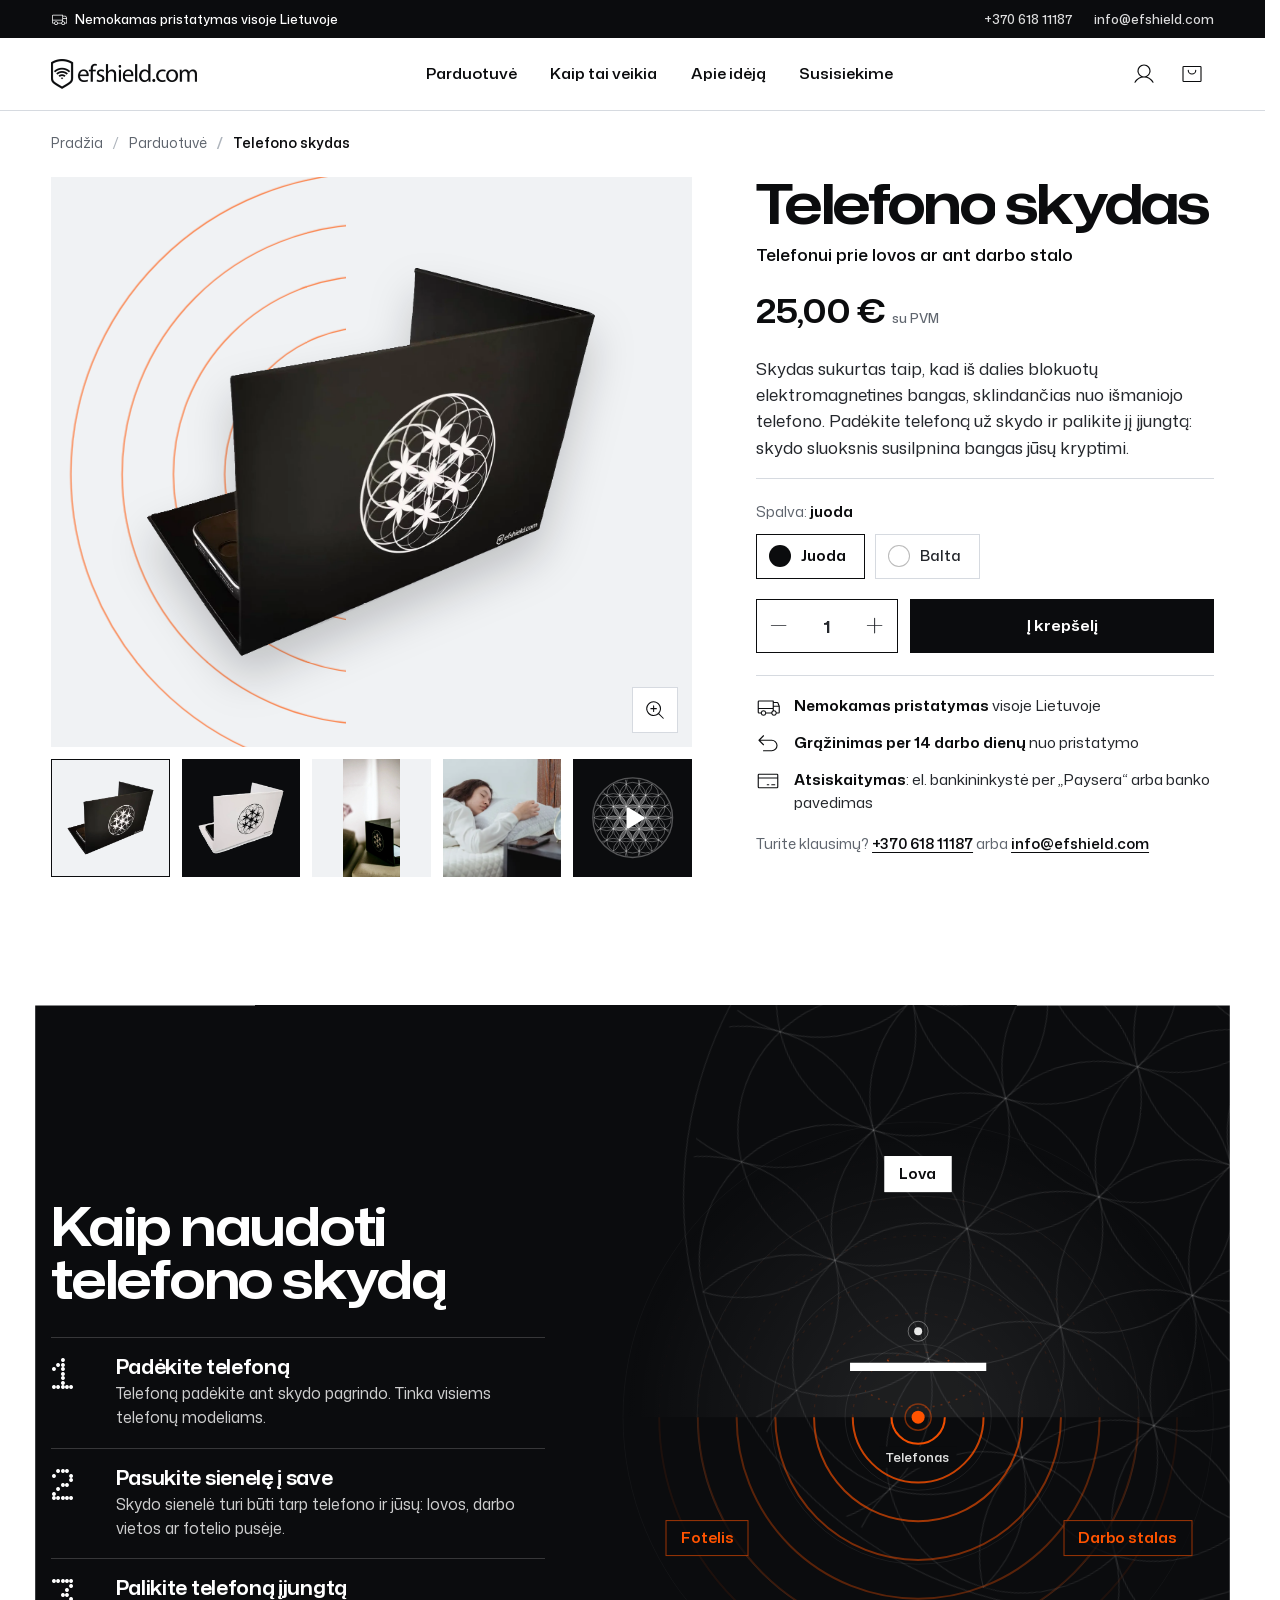
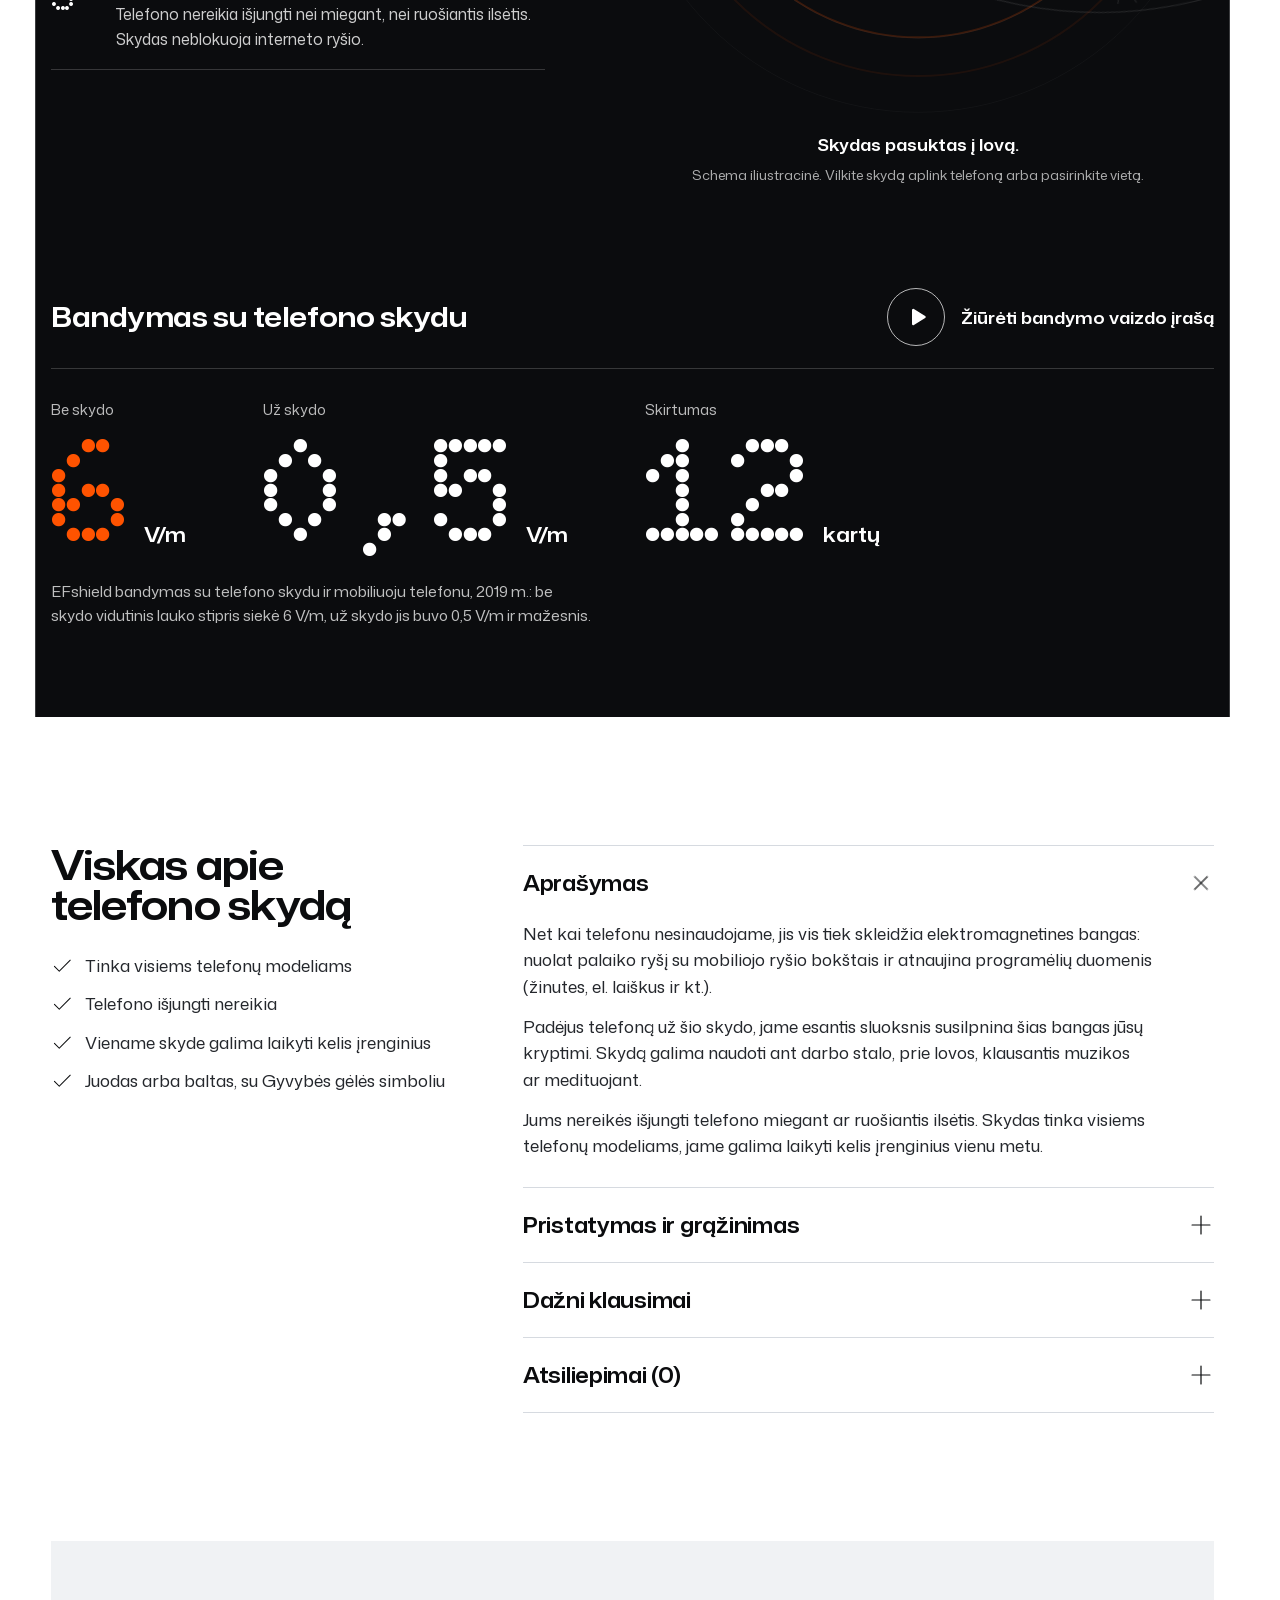
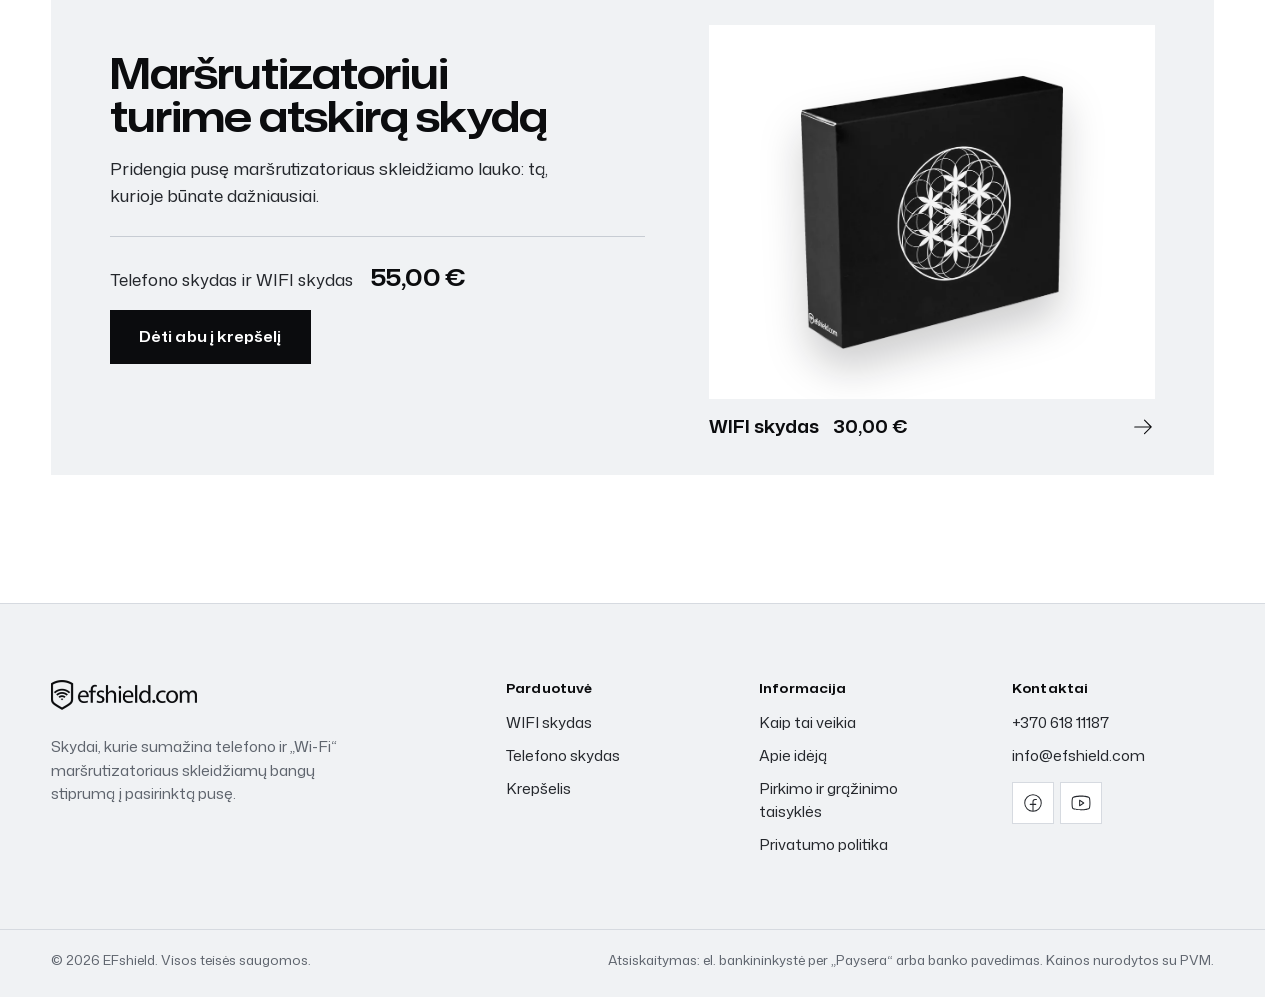
<file: preke-telefono-skydas.html>
<!doctype html>
<html lang="lt" class="no-js">
<head>
<meta charset="utf-8">
<meta name="viewport" content="width=device-width, initial-scale=1, viewport-fit=cover">
<title>Telefono skydas | EFshield</title>
<meta name="description" content="Telefono skydas: telefonui prie lovos ar ant darbo stalo. 25,00 €, nemokamas pristatymas visoje Lietuvoje.">
<!-- Demo versija klientui: prieš tikrą paleidimą šią žymą išimti. -->
<meta name="robots" content="noindex, nofollow">
<meta name="theme-color" content="#0B0C0E">
<meta name="color-scheme" content="light">
<link rel="icon" href="assets/img/brand/favicon-32.png" sizes="32x32" type="image/png">
<link rel="apple-touch-icon" href="assets/img/brand/favicon-180.png">
<link rel="preload" href="assets/fonts/MonaSans.woff2" as="font" type="font/woff2" crossorigin>
<link rel="preload" as="image" href="assets/img/products/telefono-juodas.webp"><link rel="stylesheet" href="assets/css/base.css">
<link rel="stylesheet" href="assets/css/pdp.css"><!-- „js“ klasė įjungia judesį; „is-static“ jį išjungia (?static=1, „mažiau judesio“ arba jei scenarijai neįsikrovė per 4 s). -->
<script>(function(d){var c=d.documentElement.classList;c.remove('no-js');c.add('js');if(/[?&]static=1/.test(location.search)||matchMedia('(prefers-reduced-motion: reduce)').matches)c.add('is-static');setTimeout(function(){if(!window.EFshield)c.add('is-static')},4000)})(document)</script>
</head>
<body class="pdp-page">
<a class="skip" href="#turinys">Pereiti prie turinio</a>
<svg xmlns="http://www.w3.org/2000/svg" width="0" height="0" style="position:absolute" aria-hidden="true" focusable="false">
<symbol id="i-arrow-right" viewBox="0 0 256 256"><path d="M220.24,132.24l-72,72a6,6,0,0,1-8.48-8.48L201.51,134H40a6,6,0,0,1,0-12H201.51L139.76,60.24a6,6,0,0,1,8.48-8.48l72,72A6,6,0,0,1,220.24,132.24Z"/></symbol>
<symbol id="i-arrow-u-up-left" viewBox="0 0 256 256"><path d="M230,144a62.07,62.07,0,0,1-62,62H80a6,6,0,0,1,0-12h88a50,50,0,0,0,0-100H46.49l37.75,37.76a6,6,0,1,1-8.48,8.48l-48-48a6,6,0,0,1,0-8.48l48-48a6,6,0,0,1,8.48,8.48L46.49,82H168A62.07,62.07,0,0,1,230,144Z"/></symbol>
<symbol id="i-arrow-up-right" viewBox="0 0 256 256"><path d="M198,64V168a6,6,0,0,1-12,0V78.48L68.24,196.24a6,6,0,0,1-8.48-8.48L177.52,70H88a6,6,0,0,1,0-12H192A6,6,0,0,1,198,64Z"/></symbol>
<symbol id="i-check" viewBox="0 0 256 256"><path d="M228.24,76.24l-128,128a6,6,0,0,1-8.48,0l-56-56a6,6,0,0,1,8.48-8.48L96,191.51,219.76,67.76a6,6,0,0,1,8.48,8.48Z"/></symbol>
<symbol id="i-credit-card" viewBox="0 0 256 256"><path d="M224,50H32A14,14,0,0,0,18,64V192a14,14,0,0,0,14,14H224a14,14,0,0,0,14-14V64A14,14,0,0,0,224,50ZM32,62H224a2,2,0,0,1,2,2V90H30V64A2,2,0,0,1,32,62ZM224,194H32a2,2,0,0,1-2-2V102H226v90A2,2,0,0,1,224,194Zm-18-26a6,6,0,0,1-6,6H168a6,6,0,0,1,0-12h32A6,6,0,0,1,206,168Zm-64,0a6,6,0,0,1-6,6H120a6,6,0,0,1,0-12h16A6,6,0,0,1,142,168Z"/></symbol>
<symbol id="i-envelope-simple" viewBox="0 0 256 256"><path d="M224,50H32a6,6,0,0,0-6,6V192a14,14,0,0,0,14,14H216a14,14,0,0,0,14-14V56A6,6,0,0,0,224,50ZM208.58,62,128,135.86,47.42,62ZM216,194H40a2,2,0,0,1-2-2V69.64l86,78.78a6,6,0,0,0,8.1,0L218,69.64V192A2,2,0,0,1,216,194Z"/></symbol>
<symbol id="i-facebook-logo" viewBox="0 0 256 256"><path d="M128,26A102,102,0,1,0,230,128,102.12,102.12,0,0,0,128,26Zm6,191.8V150h26a6,6,0,0,0,0-12H134V112a18,18,0,0,1,18-18h16a6,6,0,0,0,0-12H152a30,30,0,0,0-30,30v26H96a6,6,0,0,0,0,12h26v67.8a90,90,0,1,1,12,0Z"/></symbol>
<symbol id="i-list" viewBox="0 0 256 256"><path d="M222,128a6,6,0,0,1-6,6H40a6,6,0,0,1,0-12H216A6,6,0,0,1,222,128ZM40,70H216a6,6,0,0,0,0-12H40a6,6,0,0,0,0,12ZM216,186H40a6,6,0,0,0,0,12H216a6,6,0,0,0,0-12Z"/></symbol>
<symbol id="i-magnifying-glass-plus" viewBox="0 0 256 256"><path d="M150,112a6,6,0,0,1-6,6H118v26a6,6,0,0,1-12,0V118H80a6,6,0,0,1,0-12h26V80a6,6,0,0,1,12,0v26h26A6,6,0,0,1,150,112Zm78.24,116.24a6,6,0,0,1-8.48,0l-51.38-51.38a86.15,86.15,0,1,1,8.48-8.48l51.38,51.38A6,6,0,0,1,228.24,228.24ZM112,186a74,74,0,1,0-74-74A74.09,74.09,0,0,0,112,186Z"/></symbol>
<symbol id="i-minus" viewBox="0 0 256 256"><path d="M222,128a6,6,0,0,1-6,6H40a6,6,0,0,1,0-12H216A6,6,0,0,1,222,128Z"/></symbol>
<symbol id="i-phone" viewBox="0 0 256 256"><path d="M221.59,160.3l-47.24-21.17a14,14,0,0,0-13.28,1.22,4.81,4.81,0,0,0-.56.42l-24.69,21a1.88,1.88,0,0,1-1.68.06c-15.87-7.66-32.31-24-40-39.65a1.91,1.91,0,0,1,0-1.68l21.07-25a6.13,6.13,0,0,0,.42-.58,14,14,0,0,0,1.12-13.27L95.73,34.49a14,14,0,0,0-14.56-8.38A54.24,54.24,0,0,0,34,80c0,78.3,63.7,142,142,142a54.25,54.25,0,0,0,53.89-47.17A14,14,0,0,0,221.59,160.3ZM176,210C104.32,210,46,151.68,46,80A42.23,42.23,0,0,1,82.67,38h.23a2,2,0,0,1,1.84,1.31l21.1,47.11a2,2,0,0,1,0,1.67L84.73,113.15a4.73,4.73,0,0,0-.43.57,14,14,0,0,0-.91,13.73c8.87,18.16,27.17,36.32,45.53,45.19a14,14,0,0,0,13.77-1c.19-.13.38-.27.56-.42l24.68-21a1.92,1.92,0,0,1,1.6-.1l47.25,21.17a2,2,0,0,1,1.21,2A42.24,42.24,0,0,1,176,210Z"/></symbol>
<symbol id="i-play-fill" viewBox="0 0 256 256"><path d="M240,128a15.74,15.74,0,0,1-7.6,13.51L88.32,229.65a16,16,0,0,1-16.2.3A15.86,15.86,0,0,1,64,216.13V39.87a15.86,15.86,0,0,1,8.12-13.82,16,16,0,0,1,16.2.3L232.4,114.49A15.74,15.74,0,0,1,240,128Z"/></symbol>
<symbol id="i-plus" viewBox="0 0 256 256"><path d="M222,128a6,6,0,0,1-6,6H134v82a6,6,0,0,1-12,0V134H40a6,6,0,0,1,0-12h82V40a6,6,0,0,1,12,0v82h82A6,6,0,0,1,222,128Z"/></symbol>
<symbol id="i-shopping-bag" viewBox="0 0 256 256"><path d="M216,42H40A14,14,0,0,0,26,56V200a14,14,0,0,0,14,14H216a14,14,0,0,0,14-14V56A14,14,0,0,0,216,42Zm2,158a2,2,0,0,1-2,2H40a2,2,0,0,1-2-2V56a2,2,0,0,1,2-2H216a2,2,0,0,1,2,2ZM174,88a46,46,0,0,1-92,0,6,6,0,0,1,12,0,34,34,0,0,0,68,0,6,6,0,0,1,12,0Z"/></symbol>
<symbol id="i-trash" viewBox="0 0 256 256"><path d="M216,50H174V40a22,22,0,0,0-22-22H104A22,22,0,0,0,82,40V50H40a6,6,0,0,0,0,12H50V208a14,14,0,0,0,14,14H192a14,14,0,0,0,14-14V62h10a6,6,0,0,0,0-12ZM94,40a10,10,0,0,1,10-10h48a10,10,0,0,1,10,10V50H94ZM194,208a2,2,0,0,1-2,2H64a2,2,0,0,1-2-2V62H194ZM110,104v64a6,6,0,0,1-12,0V104a6,6,0,0,1,12,0Zm48,0v64a6,6,0,0,1-12,0V104a6,6,0,0,1,12,0Z"/></symbol>
<symbol id="i-truck" viewBox="0 0 256 256"><path d="M253.57,117.78l-14-35a13.93,13.93,0,0,0-13-8.8H190V64a6,6,0,0,0-6-6H32A14,14,0,0,0,18,72V184a14,14,0,0,0,14,14H50.6a30,30,0,0,0,58.8,0h53.2a30,30,0,0,0,58.8,0H240a14,14,0,0,0,14-14V120A6,6,0,0,0,253.57,117.78ZM190,86h36.58a2,2,0,0,1,1.86,1.26L239.14,114H190ZM30,72a2,2,0,0,1,2-2H178v68H30ZM80,210a18,18,0,1,1,18-18A18,18,0,0,1,80,210Zm82.6-24H109.4a30,30,0,0,0-58.8,0H32a2,2,0,0,1-2-2V150H178v15.48A30.1,30.1,0,0,0,162.6,186ZM192,210a18,18,0,1,1,18-18A18,18,0,0,1,192,210Zm50-26a2,2,0,0,1-2,2H221.4A30.05,30.05,0,0,0,192,162c-.67,0-1.34,0-2,.07V126h52Z"/></symbol>
<symbol id="i-user" viewBox="0 0 256 256"><path d="M229.19,213c-15.81-27.32-40.63-46.49-69.47-54.62a70,70,0,1,0-63.44,0C67.44,166.5,42.62,185.67,26.81,213a6,6,0,1,0,10.38,6C56.4,185.81,90.34,166,128,166s71.6,19.81,90.81,53a6,6,0,1,0,10.38-6ZM70,96a58,58,0,1,1,58,58A58.07,58.07,0,0,1,70,96Z"/></symbol>
<symbol id="i-x" viewBox="0 0 256 256"><path d="M204.24,195.76a6,6,0,1,1-8.48,8.48L128,136.49,60.24,204.24a6,6,0,0,1-8.48-8.48L119.51,128,51.76,60.24a6,6,0,0,1,8.48-8.48L128,119.51l67.76-67.75a6,6,0,0,1,8.48,8.48L136.49,128Z"/></symbol>
<symbol id="i-youtube-logo" viewBox="0 0 256 256"><path d="M163.33,123l-48-32A6,6,0,0,0,106,96v64a6,6,0,0,0,9.33,5l48-32a6,6,0,0,0,0-10ZM118,148.79V107.21L149.18,128ZM232.4,70a22,22,0,0,0-13.28-15C185,41.79,130.27,42,128,42s-57-.21-91.16,13A22,22,0,0,0,23.6,70C21.05,79.89,18,98,18,128s3.05,48.11,5.6,58a22,22,0,0,0,13.28,15C71,214.21,125.72,214,128,214h.71c6.91,0,58-.44,90.45-13a22,22,0,0,0,13.28-15c2.55-9.87,5.6-27.93,5.6-58S235,79.89,232.4,70ZM220.78,183a10,10,0,0,1-6,6.86C182.78,202.19,128.58,202,128,202s-54.71.2-86.75-12.17a10,10,0,0,1-6-6.86C32.84,173.78,30,156.78,30,128s2.84-45.78,5.22-55a10,10,0,0,1,6-6.86C72.06,54.26,123.53,54,127.76,54H128c.54,0,54.71-.2,86.75,12.17a10,10,0,0,1,6,6.86c2.38,9.19,5.22,26.19,5.22,55S223.16,173.78,220.78,183Z"/></symbol>
<symbol id="rosette" viewBox="-3.3 -3.3 6.6 6.6"><defs><clipPath id="rosette-clip"><circle r="3"/></clipPath></defs><g clip-path="url(#rosette-clip)" fill="none" stroke="currentColor" stroke-width="1" vector-effect="non-scaling-stroke"><circle vector-effect="non-scaling-stroke" cx="-3" cy="0" r="1"/><circle vector-effect="non-scaling-stroke" cx="-2.5" cy="0.866" r="1"/><circle vector-effect="non-scaling-stroke" cx="-2" cy="1.732" r="1"/><circle vector-effect="non-scaling-stroke" cx="-1.5" cy="2.598" r="1"/><circle vector-effect="non-scaling-stroke" cx="-2.5" cy="-0.866" r="1"/><circle vector-effect="non-scaling-stroke" cx="-2" cy="0" r="1"/><circle vector-effect="non-scaling-stroke" cx="-1.5" cy="0.866" r="1"/><circle vector-effect="non-scaling-stroke" cx="-1" cy="1.732" r="1"/><circle vector-effect="non-scaling-stroke" cx="-0.5" cy="2.598" r="1"/><circle vector-effect="non-scaling-stroke" cx="-2" cy="-1.732" r="1"/><circle vector-effect="non-scaling-stroke" cx="-1.5" cy="-0.866" r="1"/><circle vector-effect="non-scaling-stroke" cx="-1" cy="0" r="1"/><circle vector-effect="non-scaling-stroke" cx="-0.5" cy="0.866" r="1"/><circle vector-effect="non-scaling-stroke" cx="0" cy="1.732" r="1"/><circle vector-effect="non-scaling-stroke" cx="0.5" cy="2.598" r="1"/><circle vector-effect="non-scaling-stroke" cx="-1.5" cy="-2.598" r="1"/><circle vector-effect="non-scaling-stroke" cx="-1" cy="-1.732" r="1"/><circle vector-effect="non-scaling-stroke" cx="-0.5" cy="-0.866" r="1"/><circle vector-effect="non-scaling-stroke" cx="0" cy="0" r="1"/><circle vector-effect="non-scaling-stroke" cx="0.5" cy="0.866" r="1"/><circle vector-effect="non-scaling-stroke" cx="1" cy="1.732" r="1"/><circle vector-effect="non-scaling-stroke" cx="1.5" cy="2.598" r="1"/><circle vector-effect="non-scaling-stroke" cx="-0.5" cy="-2.598" r="1"/><circle vector-effect="non-scaling-stroke" cx="0" cy="-1.732" r="1"/><circle vector-effect="non-scaling-stroke" cx="0.5" cy="-0.866" r="1"/><circle vector-effect="non-scaling-stroke" cx="1" cy="0" r="1"/><circle vector-effect="non-scaling-stroke" cx="1.5" cy="0.866" r="1"/><circle vector-effect="non-scaling-stroke" cx="2" cy="1.732" r="1"/><circle vector-effect="non-scaling-stroke" cx="0.5" cy="-2.598" r="1"/><circle vector-effect="non-scaling-stroke" cx="1" cy="-1.732" r="1"/><circle vector-effect="non-scaling-stroke" cx="1.5" cy="-0.866" r="1"/><circle vector-effect="non-scaling-stroke" cx="2" cy="0" r="1"/><circle vector-effect="non-scaling-stroke" cx="2.5" cy="0.866" r="1"/><circle vector-effect="non-scaling-stroke" cx="1.5" cy="-2.598" r="1"/><circle vector-effect="non-scaling-stroke" cx="2" cy="-1.732" r="1"/><circle vector-effect="non-scaling-stroke" cx="2.5" cy="-0.866" r="1"/><circle vector-effect="non-scaling-stroke" cx="3" cy="0" r="1"/></g><path fill="currentColor" d="M-1 0A1 1 0 0 1 -2 0A1 1 0 0 1 -1 0ZM-1 0A1 1 0 0 1 -1.5 0.866A1 1 0 0 1 -1 0ZM-1 0A1 1 0 0 1 -1.5 -0.866A1 1 0 0 1 -1 0ZM-1 0A1 1 0 0 1 -0.5 0.866A1 1 0 0 1 -1 0ZM-1 0A1 1 0 0 1 -0.5 -0.866A1 1 0 0 1 -1 0ZM-1 0A1 1 0 0 1 0 0A1 1 0 0 1 -1 0ZM-0.5 0.866A1 1 0 0 1 -1.5 0.866A1 1 0 0 1 -0.5 0.866ZM-0.5 0.866A1 1 0 0 1 -1 1.732A1 1 0 0 1 -0.5 0.866ZM-0.5 0.866A1 1 0 0 1 0 1.732A1 1 0 0 1 -0.5 0.866ZM-0.5 0.866A1 1 0 0 1 0 0A1 1 0 0 1 -0.5 0.866ZM-0.5 0.866A1 1 0 0 1 0.5 0.866A1 1 0 0 1 -0.5 0.866ZM-0.5 -0.866A1 1 0 0 1 -1.5 -0.866A1 1 0 0 1 -0.5 -0.866ZM-0.5 -0.866A1 1 0 0 1 -1 -1.732A1 1 0 0 1 -0.5 -0.866ZM-0.5 -0.866A1 1 0 0 1 0 0A1 1 0 0 1 -0.5 -0.866ZM-0.5 -0.866A1 1 0 0 1 0 -1.732A1 1 0 0 1 -0.5 -0.866ZM-0.5 -0.866A1 1 0 0 1 0.5 -0.866A1 1 0 0 1 -0.5 -0.866ZM0 0A1 1 0 0 1 0.5 0.866A1 1 0 0 1 0 0ZM0 0A1 1 0 0 1 0.5 -0.866A1 1 0 0 1 0 0ZM0 0A1 1 0 0 1 1 0A1 1 0 0 1 0 0ZM0.5 0.866A1 1 0 0 1 0 1.732A1 1 0 0 1 0.5 0.866ZM0.5 0.866A1 1 0 0 1 1 1.732A1 1 0 0 1 0.5 0.866ZM0.5 0.866A1 1 0 0 1 1 0A1 1 0 0 1 0.5 0.866ZM0.5 0.866A1 1 0 0 1 1.5 0.866A1 1 0 0 1 0.5 0.866ZM0.5 -0.866A1 1 0 0 1 0 -1.732A1 1 0 0 1 0.5 -0.866ZM0.5 -0.866A1 1 0 0 1 1 0A1 1 0 0 1 0.5 -0.866ZM0.5 -0.866A1 1 0 0 1 1 -1.732A1 1 0 0 1 0.5 -0.866ZM0.5 -0.866A1 1 0 0 1 1.5 -0.866A1 1 0 0 1 0.5 -0.866ZM1 0A1 1 0 0 1 1.5 0.866A1 1 0 0 1 1 0ZM1 0A1 1 0 0 1 1.5 -0.866A1 1 0 0 1 1 0ZM1 0A1 1 0 0 1 2 0A1 1 0 0 1 1 0Z"/><circle r="3.08" fill="none" stroke="currentColor" stroke-width="0.11"/></symbol>
<symbol id="rosette-line" viewBox="-3.3 -3.3 6.6 6.6"><g clip-path="url(#rosette-clip)" fill="none" stroke="currentColor" stroke-width="1"><circle vector-effect="non-scaling-stroke" cx="-3" cy="0" r="1"/><circle vector-effect="non-scaling-stroke" cx="-2.5" cy="0.866" r="1"/><circle vector-effect="non-scaling-stroke" cx="-2" cy="1.732" r="1"/><circle vector-effect="non-scaling-stroke" cx="-1.5" cy="2.598" r="1"/><circle vector-effect="non-scaling-stroke" cx="-2.5" cy="-0.866" r="1"/><circle vector-effect="non-scaling-stroke" cx="-2" cy="0" r="1"/><circle vector-effect="non-scaling-stroke" cx="-1.5" cy="0.866" r="1"/><circle vector-effect="non-scaling-stroke" cx="-1" cy="1.732" r="1"/><circle vector-effect="non-scaling-stroke" cx="-0.5" cy="2.598" r="1"/><circle vector-effect="non-scaling-stroke" cx="-2" cy="-1.732" r="1"/><circle vector-effect="non-scaling-stroke" cx="-1.5" cy="-0.866" r="1"/><circle vector-effect="non-scaling-stroke" cx="-1" cy="0" r="1"/><circle vector-effect="non-scaling-stroke" cx="-0.5" cy="0.866" r="1"/><circle vector-effect="non-scaling-stroke" cx="0" cy="1.732" r="1"/><circle vector-effect="non-scaling-stroke" cx="0.5" cy="2.598" r="1"/><circle vector-effect="non-scaling-stroke" cx="-1.5" cy="-2.598" r="1"/><circle vector-effect="non-scaling-stroke" cx="-1" cy="-1.732" r="1"/><circle vector-effect="non-scaling-stroke" cx="-0.5" cy="-0.866" r="1"/><circle vector-effect="non-scaling-stroke" cx="0" cy="0" r="1"/><circle vector-effect="non-scaling-stroke" cx="0.5" cy="0.866" r="1"/><circle vector-effect="non-scaling-stroke" cx="1" cy="1.732" r="1"/><circle vector-effect="non-scaling-stroke" cx="1.5" cy="2.598" r="1"/><circle vector-effect="non-scaling-stroke" cx="-0.5" cy="-2.598" r="1"/><circle vector-effect="non-scaling-stroke" cx="0" cy="-1.732" r="1"/><circle vector-effect="non-scaling-stroke" cx="0.5" cy="-0.866" r="1"/><circle vector-effect="non-scaling-stroke" cx="1" cy="0" r="1"/><circle vector-effect="non-scaling-stroke" cx="1.5" cy="0.866" r="1"/><circle vector-effect="non-scaling-stroke" cx="2" cy="1.732" r="1"/><circle vector-effect="non-scaling-stroke" cx="0.5" cy="-2.598" r="1"/><circle vector-effect="non-scaling-stroke" cx="1" cy="-1.732" r="1"/><circle vector-effect="non-scaling-stroke" cx="1.5" cy="-0.866" r="1"/><circle vector-effect="non-scaling-stroke" cx="2" cy="0" r="1"/><circle vector-effect="non-scaling-stroke" cx="2.5" cy="0.866" r="1"/><circle vector-effect="non-scaling-stroke" cx="1.5" cy="-2.598" r="1"/><circle vector-effect="non-scaling-stroke" cx="2" cy="-1.732" r="1"/><circle vector-effect="non-scaling-stroke" cx="2.5" cy="-0.866" r="1"/><circle vector-effect="non-scaling-stroke" cx="3" cy="0" r="1"/></g><circle r="3.06" fill="none" stroke="currentColor" stroke-width="1" vector-effect="non-scaling-stroke"/></symbol>
<symbol id="rosette-mini" viewBox="-1.3 -1.3 2.6 2.6"><path fill="currentColor" d="M0 0A1 1 0 0 1 1 0A1 1 0 0 1 0 0ZM0 0A1 1 0 0 1 0.5 0.866A1 1 0 0 1 0 0ZM0 0A1 1 0 0 1 -0.5 0.866A1 1 0 0 1 0 0ZM0 0A1 1 0 0 1 -1 0A1 1 0 0 1 0 0ZM0 0A1 1 0 0 1 -0.5 -0.866A1 1 0 0 1 0 0ZM0 0A1 1 0 0 1 0.5 -0.866A1 1 0 0 1 0 0Z"/><circle r="1.14" fill="none" stroke="currentColor" stroke-width="0.12"/></symbol>
</svg>
<!-- XStore: Header Builder (Elementor), viršutinis konteineris: Text Editor + XStore „Icon List“ (kontaktai); matomumas pagal ekraną nustatomas valdikliuose -->
<div class="topbar">
  <div class="wrap topbar__in">
    <p class="topbar__note"><svg class="ico " aria-hidden="true" focusable="false"><use href="#i-truck"/></svg><span>Nemokamas pristatymas visoje Lietuvoje</span></p>
    <p class="topbar__links">
      <a href="tel:+37061811187">+370 618 11187</a>
      <a href="mailto:info@efshield.com">info@efshield.com</a>
    </p>
  </div>
</div>
<!-- XStore: Header Builder (Elementor): „Site Logo“, „Nav Menu“, „Account“, „Cart“ (off-canvas), „Mobile Menu“; konteinerio sticky tipas „smart“ (slepiasi slenkant žemyn) -->
<header class="header" data-header>
  <div class="wrap header__in">
    <a class="logo" href="index.html" aria-label="EFshield, pradžios puslapis">
      <img src="assets/img/brand/logo-ink.png" width="583" height="120" alt="efshield.com">
    </a>
    <nav class="nav" aria-label="Pagrindinis meniu">
      <ul>
        <li><a href="index.html#produktai">Parduotuvė</a></li>
        <li><a href="index.html#kaip-veikia">Kaip tai veikia</a></li>
        <li><a href="index.html#ideja">Apie idėją</a></li>
        <li><a href="index.html#kontaktai">Susisiekime</a></li>
      </ul>
    </nav>
    <div class="header__tools">
      <a class="tool" href="#" data-demo="Paskyros puslapis" aria-label="Paskyra"><svg class="ico " aria-hidden="true" focusable="false"><use href="#i-user"/></svg></a>
      <button class="tool tool--cart" type="button" data-cart-open aria-haspopup="dialog" aria-controls="krepselis">
        <svg class="ico " aria-hidden="true" focusable="false"><use href="#i-shopping-bag"/></svg>
        <span class="sr">Krepšelis</span>
        <span class="tool__count" data-cart-count hidden>0</span>
      </button>
      <button class="tool tool--menu" type="button" data-menu-open aria-expanded="false" aria-controls="mobilus-meniu">
        <svg class="ico " aria-hidden="true" focusable="false"><use href="#i-list"/></svg><span class="sr">Meniu</span>
      </button>
    </div>
  </div>
</header><main id="turinys">

<!-- XStore Single Product Builder: „Breadcrumb“ (woocommerce-etheme_breadcrumb) -->
<nav class="crumbs wrap" aria-label="Kelias iki puslapio">
  <ol>
    <li><a href="index.html">Pradžia</a></li>
    <li><a href="index.html#produktai">Parduotuvė</a></li>
    <li aria-current="page">Telefono skydas</li>
  </ol>
</nav>

<!-- XStore Single Product Builder: „Product Images“ (miniatiūros apačioje, zoom, lightbox, „Product with video“) + „Title“, „Price“, „Short Description“, „Add to Cart“ su Variation swatches.
     Fonas pagal spalvą ir bangų žiedai už prekės – child-theme CSS/JS. -->
<section class="pdp" data-pdp data-product="telefono" data-color="juodas">
  <div class="wrap pdp__grid">
    <div class="gallery" data-gallery>
      <div class="gallery__main" data-gallery-main>
        <svg class="gallery__waves" viewBox="-100 -100 200 200" aria-hidden="true" data-speed="-7">
          <circle r="30"/><circle r="46"/><circle r="62"/><circle r="78"/><circle r="94"/>
        </svg>
        <figure class="gslide gslide--product is-on" data-slide="0" data-color="juodas">
          <img src="assets/img/products/telefono-juodas.webp" width="1306" height="1138" alt="Juodas telefono skydas su telefonu ant pagrindo" decoding="async" data-zoom-img>
        </figure>
        <figure class="gslide gslide--product" data-slide="1" data-color="baltas">
          <img src="assets/img/products/telefono-baltas.webp" width="1362" height="1149" alt="Baltas telefono skydas su telefonu ant pagrindo" loading="lazy" decoding="async" data-zoom-img>
        </figure>
        <figure class="gslide gslide--photo gslide--tall" data-slide="2">
          <img src="assets/img/client/telefonas.webp" width="776" height="1600" alt="Juodas telefono skydas svetainėje, už jo padėtas telefonas" loading="lazy" decoding="async" data-zoom-img>
        </figure>
        <figure class="gslide gslide--photo" data-slide="3">
          <img src="assets/img/scenes/miegas-spintele.webp" width="1600" height="1066" alt="Moteris miega, telefonas padėtas ant spintelės šalia lovos" loading="lazy" decoding="async" data-zoom-img>
        </figure>
        <button class="gallery__zoom" type="button" data-gallery-open><svg class="ico " aria-hidden="true" focusable="false"><use href="#i-magnifying-glass-plus"/></svg><span class="sr">Padidinti nuotrauką</span></button>
      </div>
      <ul class="gallery__thumbs">
        <li>
          <button type="button" class="gthumb is-on gthumb--product gthumb--juodas" data-thumb="0" data-color="juodas" aria-label="Rodyti nuotrauką: Juodas telefono skydas su telefonu ant pagrindo" aria-pressed="true">
            <img src="assets/img/products/telefono-juodas-sm.webp" width="1306" height="1138" alt="" loading="lazy" decoding="async">
          </button>
        </li>
        <li>
          <button type="button" class="gthumb gthumb--product gthumb--baltas" data-thumb="1" data-color="baltas" aria-label="Rodyti nuotrauką: Baltas telefono skydas su telefonu ant pagrindo" aria-pressed="false">
            <img src="assets/img/products/telefono-baltas-sm.webp" width="1362" height="1149" alt="" loading="lazy" decoding="async">
          </button>
        </li>
        <li>
          <button type="button" class="gthumb gthumb--tall" data-thumb="2" aria-label="Rodyti nuotrauką: Juodas telefono skydas svetainėje, už jo padėtas telefonas" aria-pressed="false">
            <img src="assets/img/client/telefonas.webp" width="776" height="1600" alt="" loading="lazy" decoding="async">
          </button>
        </li>
        <li>
          <button type="button" class="gthumb" data-thumb="3" aria-label="Rodyti nuotrauką: Moteris miega, telefonas padėtas ant spintelės šalia lovos" aria-pressed="false">
            <img src="assets/img/scenes/miegas-spintele-sm.webp" width="1600" height="1066" alt="" loading="lazy" decoding="async">
          </button>
        </li>
        <li>
          <button type="button" class="gthumb gthumb--video" data-video="EJobhXMt3JU" data-video-title="Bandymas su telefono skydu ir matuokliu" aria-label="Žiūrėti bandymo vaizdo įrašą">
            <svg class="gthumb__rosette" aria-hidden="true"><use href="#rosette"/></svg>
            <span class="gthumb__play"><svg class="ico " aria-hidden="true" focusable="false"><use href="#i-play-fill"/></svg></span>
          </button>
        </li>
      </ul>
    </div>

    <div class="summary">
      <h1 class="summary__title"><span class="ln" style="--l:0"><span>Telefono</span></span> <span class="ln" style="--l:1"><span>skydas</span></span></h1>
      <p class="summary__for">Telefonui prie lovos ar ant darbo stalo</p>
      <p class="price price--xl"><span data-price>25,00 €</span> <small>su PVM</small></p>
      <p class="summary__short">Skydas sukurtas taip, kad iš dalies blokuotų elektromagnetines bangas, sklindančias nuo išmaniojo telefono. Padėkite telefoną už skydo ir palikite jį įjungtą: skydo sluoksnis susilpnina bangas jūsų kryptimi.</p>

      <form class="buy" data-buy>
        <fieldset class="swatches swatches--lg">
          <legend>Spalva: <strong data-color-name>juoda</strong></legend>
          <label class="swatch swatch--juodas">
            <input type="radio" name="spalva" value="juodas" checked>
            <span class="swatch__dot" aria-hidden="true"></span>
            <span class="swatch__label">Juoda</span>
          </label>
          <label class="swatch swatch--baltas">
            <input type="radio" name="spalva" value="baltas">
            <span class="swatch__dot" aria-hidden="true"></span>
            <span class="swatch__label">Balta</span>
          </label>
        </fieldset>
        <div class="buy__row">
          <div class="qty" data-qty>
            <button type="button" data-qty-dec aria-label="Mažinti kiekį"><svg class="ico " aria-hidden="true" focusable="false"><use href="#i-minus"/></svg></button>
            <label class="sr" for="kiekis">Kiekis</label>
            <input id="kiekis" type="number" inputmode="numeric" min="1" max="10" value="1" data-qty-input>
            <button type="button" data-qty-inc aria-label="Didinti kiekį"><svg class="ico " aria-hidden="true" focusable="false"><use href="#i-plus"/></svg></button>
          </div>
          <button class="btn btn--ink btn--wide" type="submit" data-buy-btn>Į krepšelį</button>
        </div>
      </form>

      <!-- XStore: „Icon List“ (etheme_icon_list) -->
      <ul class="assure">
        <li><svg class="ico " aria-hidden="true" focusable="false"><use href="#i-truck"/></svg><span><strong>Nemokamas pristatymas</strong> visoje Lietuvoje</span></li>
        <li><svg class="ico " aria-hidden="true" focusable="false"><use href="#i-arrow-u-up-left"/></svg><span><strong>Grąžinimas per 14 darbo dienų</strong> nuo pristatymo</span></li>
        <li><svg class="ico " aria-hidden="true" focusable="false"><use href="#i-credit-card"/></svg><span><strong>Atsiskaitymas</strong>: el. bankininkystė per „Paysera“ arba banko pavedimas</span></li>
      </ul>
      <p class="summary__help">Turite klausimų? <a href="tel:+37061811187">+370 618 11187</a> arba <a href="mailto:info@efshield.com">info@efshield.com</a></p>
    </div>
  </div>
</section>

<!-- ============ KAIP NAUDOTI · tamsi scena. XStore: Elementor Container Single Product Builder šablone + Text Editor (žingsniai) + HTML valdiklis (field.js).
     Žingsniai ir vietų pavadinimai skiriasi pagal prekę: du šablonai su „Display Conditions“ arba prekės laukai. ============ -->
<section class="stage stage--pdp" id="kaip-naudoti" data-stage aria-labelledby="naudoti-h">
  <div class="stage__panel" data-stage-panel>
    <svg class="stage__rosette" aria-hidden="true" data-stage-rosette><use href="#rosette-line"/></svg>
    <div class="wrap stage__grid">
      <div class="stage__copy">
        <h2 id="naudoti-h" data-split><span class="ln" style="--l:0"><span>Kaip</span></span> <span class="ln" style="--l:1"><span>naudoti</span></span> <span class="ln" style="--l:2"><span>telefono</span></span> <span class="ln" style="--l:3"><span>skydą</span></span></h2>
        <ol class="steps">
          <li>
            <h3>Padėkite telefoną</h3>
            <p>Telefoną padėkite ant skydo pagrindo. Tinka visiems telefonų modeliams.</p>
          </li>
          <li>
            <h3>Pasukite sienelę į save</h3>
            <p>Skydo sienelė turi būti tarp telefono ir jūsų: lovos, darbo vietos ar fotelio pusėje.</p>
          </li>
          <li>
            <h3>Palikite telefoną įjungtą</h3>
            <p>Telefono nereikia išjungti nei miegant, nei ruošiantis ilsėtis. Skydas neblokuoja interneto ryšio.</p>
          </li>
        </ol>
      </div>
      <!-- XStore: Elementor HTML valdiklis + child-theme scenarijus assets/js/field.js (be GSAP). Atsarginis variantas be scenarijaus: XStore „Image Comparison“ su dviem schemomis. -->
<div class="field" data-field>
  <div class="field__plot" data-field-plot>
    <canvas class="field__canvas" data-field-canvas aria-hidden="true"></canvas>
    <span class="field__router" aria-hidden="true">Telefonas</span>
    <span class="field__handle" data-field-handle aria-hidden="true"></span>
    <div class="field__rooms" role="group" aria-label="Į kurią pusę pasukti skydą">
      <button class="field__room" type="button" aria-pressed="true" data-room="lova" data-angle="-90" data-acc="lovą">Lova</button>
      <button class="field__room" type="button" aria-pressed="false" data-room="stalas" data-angle="30" data-acc="darbo stalą">Darbo stalas</button>
      <button class="field__room" type="button" aria-pressed="false" data-room="fotelis" data-angle="150" data-acc="fotelį">Fotelis</button>
    </div>
  </div>
  <p class="field__status" data-field-status aria-live="polite">Skydas pasuktas į lovą.</p>
  <p class="field__note">Schema iliustracinė. Vilkite skydą aplink telefoną arba pasirinkite vietą.</p>
</div>

    </div>
    <!-- XStore: Elementor Heading / HTML valdikliai su demo skaitikliu (core.js); Elementor „Counter“ netinka, nes rašo „0.5“, o ne „0,5“. Vaizdo įrašas: XStore „Modal Popup“ su Elementor „Video“ valdikliu. -->
<div class="wrap meter" data-meter>
  <div class="meter__head">
    <h3>Bandymas su telefono skydu</h3>
    <button class="playlink" type="button" data-video="EJobhXMt3JU" data-video-title="Bandymas su telefono skydu ir matuokliu">
      <span class="playlink__ico"><svg class="ico " aria-hidden="true" focusable="false"><use href="#i-play-fill"/></svg></span>
      <span>Žiūrėti bandymo vaizdo įrašą</span>
    </button>
  </div>
  <dl class="meter__vals">
    <div class="meter__val">
      <dt>Be skydo</dt>
      <dd><span class="read" data-count="6" data-dec="0">6</span> <span class="unit">V/m</span></dd>
    </div>
    <div class="meter__val meter__val--calm">
      <dt>Už skydo</dt>
      <dd><span class="read" data-count="0.5" data-dec="1">0,5</span> <span class="unit">V/m</span></dd>
    </div>
    <div class="meter__val meter__val--calm">
      <dt>Skirtumas</dt>
      <dd><span class="read" data-count="12" data-dec="0">12</span> <span class="unit">kartų</span></dd>
    </div>
  </dl>
  <p class="meter__src">EFshield bandymas su telefono skydu ir mobiliuoju telefonu, 2019&nbsp;m.: be skydo vidutinis lauko stipris siekė 6&nbsp;V/m, už skydo jis buvo 0,5&nbsp;V/m ir mažesnis.</p>
</div>

  </div>
</section>

<!-- XStore Single Product Builder: „Tabs“ (woocommerce-product-etheme_tabs), tipas „accordion“ visuose ekranuose; papildomi skirtukai „Pristatymas ir grąžinimas“ ir „Dažni klausimai“, WooCommerce atsiliepimų skirtukas. Kairėje: Heading + XStore „Icon List“. -->
<section class="details" aria-label="Prekės informacija">
  <div class="wrap details__grid">
    <div class="details__aside">
      <h2 data-split><span class="ln" style="--l:0"><span>Viskas</span></span> <span class="ln" style="--l:1"><span>apie</span></span> <span class="ln" style="--l:2"><span>telefono</span></span> <span class="ln" style="--l:3"><span>skydą</span></span></h2>
      <ul class="keyfacts">
        <li><svg class="ico " aria-hidden="true" focusable="false"><use href="#i-check"/></svg><span>Tinka visiems telefonų modeliams</span></li>
        <li><svg class="ico " aria-hidden="true" focusable="false"><use href="#i-check"/></svg><span>Telefono išjungti nereikia</span></li>
        <li><svg class="ico " aria-hidden="true" focusable="false"><use href="#i-check"/></svg><span>Viename skyde galima laikyti kelis įrenginius</span></li>
        <li><svg class="ico " aria-hidden="true" focusable="false"><use href="#i-check"/></svg><span>Juodas arba baltas, su Gyvybės gėlės simboliu</span></li>
      </ul>
    </div>
    <div class="acc" data-acc>
      <div class="acc__item is-open">
        <h3><button type="button" aria-expanded="true" aria-controls="acc-1" id="acc-b-1">Aprašymas<svg class="ico " aria-hidden="true" focusable="false"><use href="#i-plus"/></svg></button></h3>
        <div class="acc__panel" id="acc-1" role="region" aria-labelledby="acc-b-1"><div>
<p>Net kai telefonu nesinaudojame, jis vis tiek skleidžia elektromagnetines bangas: nuolat palaiko ryšį su mobiliojo ryšio bokštais ir atnaujina programėlių duomenis (žinutes, el. laiškus ir kt.).</p><p>Padėjus telefoną už šio skydo, jame esantis sluoksnis susilpnina šias bangas jūsų kryptimi. Skydą galima naudoti ant darbo stalo, prie lovos, klausantis muzikos ar medituojant.</p><p>Jums nereikės išjungti telefono miegant ar ruošiantis ilsėtis. Skydas tinka visiems telefonų modeliams, jame galima laikyti kelis įrenginius vienu metu.</p>        </div></div>
      </div>
      <div class="acc__item">
        <h3><button type="button" aria-expanded="false" aria-controls="acc-2" id="acc-b-2">Pristatymas ir grąžinimas<svg class="ico " aria-hidden="true" focusable="false"><use href="#i-plus"/></svg></button></h3>
        <div class="acc__panel" id="acc-2" role="region" aria-labelledby="acc-b-2"><div>
          <p>Pristatymas visoje Lietuvoje nemokamas.</p>
          <p>Prekę galite grąžinti per 14 darbo dienų nuo pristatymo dienos. Ji turi būti nenaudota, nesugadinta, originalioje tvarkingoje pakuotėje ir tos pačios komplektacijos, kokią gavote. Kartu pateikite įsigijimo dokumentą. Apie grąžinimą praneškite el. paštu <a href="mailto:info@efshield.com">info@efshield.com</a>, nurodydami prekės pavadinimą ir užsakymo numerį.</p>
          <p>Kainos nurodytos eurais, su PVM. Atsiskaityti galima per el. bankininkystę („Paysera“) arba banko pavedimu.</p>
        </div></div>
      </div>
      <div class="acc__item">
        <h3><button type="button" aria-expanded="false" aria-controls="acc-3" id="acc-b-3">Dažni klausimai<svg class="ico " aria-hidden="true" focusable="false"><use href="#i-plus"/></svg></button></h3>
        <div class="acc__panel" id="acc-3" role="region" aria-labelledby="acc-b-3"><div>
          <dl class="faq">
            <dt>Ar skydas blokuoja interneto ryšį?</dt>
            <dd>Ne. Signalo neprarasite, bet sumažinsite jo stiprumą į tą pusę, kurią uždengėte.</dd>
            <dt>Kokiems įrenginiams tinka skydai?</dt>
            <dd>Skydai tinka visiems telefonų modeliams ir <span class="nb">„Wi-Fi“</span> maršrutizatoriams. Viename skyde galima laikyti kelis įrenginius vienu metu.</dd>
            <dt>Kaip skydas veikia?</dt>
            <dd>Visi EFshield skydai veikia veidrodžio principu: elektromagnetinės bangos ekranuojamos ir nukreipiamos į priešingą pusę. Vienas iš skydo sluoksnių nepralaidus elektromagnetinėms bangoms, todėl pasirinktoje pusėje laukas susilpnėja kelis kartus.</dd>
            <dt>Kur skydą statyti?</dt>
            <dd>Telefoną padėkite ant skydo pagrindo, o sienelę pasukite į save: į lovos, darbo vietos ar fotelio pusę.</dd>
            <dt>Kas pavaizduota ant skydo?</dt>
            <dd>Skydas papuoštas sakralios geometrijos simboliu, Gyvybės gėle. Juoda arba balta spalva ir minimalistinis dizainas tinka ir namams, ir darbo vietai.</dd>
          </dl>
        </div></div>
      </div>
      <div class="acc__item">
        <h3><button type="button" aria-expanded="false" aria-controls="acc-4" id="acc-b-4">Atsiliepimai (0)<svg class="ico " aria-hidden="true" focusable="false"><use href="#i-plus"/></svg></button></h3>
        <div class="acc__panel" id="acc-4" role="region" aria-labelledby="acc-b-4"><div>
          <p>Atsiliepimų dar nėra. Įsigijote šį skydą? Pasidalykite įspūdžiais.</p>
          <p><a class="btn btn--line" href="#" data-demo="Atsiliepimo forma">Rašyti atsiliepimą</a></p>
        </div></div>
      </div>
    </div>
  </div>
</section>

<!-- XStore: atskiras blokas su dviem „Add To Cart“ valdikliais. Temos „Bought Together“ veikia tik paprastoms prekėms, o skydai turi spalvos variantus. -->
<section class="pair" aria-labelledby="pair-h">
  <div class="wrap">
    <div class="pair__grid">
      <div class="pair__copy">
        <h2 id="pair-h" data-split><span class="ln" style="--l:0"><span>Maršrutizatoriui</span></span> <span class="ln" style="--l:1"><span>turime</span></span> <span class="ln" style="--l:2"><span>atskirą</span></span> <span class="ln" style="--l:3"><span>skydą</span></span></h2>
        <p>Pridengia pusę maršrutizatoriaus skleidžiamo lauko: tą, kurioje būnate dažniausiai.</p>
        <div class="pair__sum">
          <p><span>Telefono skydas ir WIFI skydas</span><strong>55,00 €</strong></p>
          <button class="btn btn--ink" type="button" data-add-both="telefono,wifi">Dėti abu į krepšelį</button>
        </div>
      </div>
      <a class="pair__card" href="preke-wifi-skydas.html" data-tilt data-speed="6" data-speed-min="1001">
        <span class="pair__stage">
          <img src="assets/img/products/wifi-juodas.webp" srcset="assets/img/products/wifi-juodas-sm.webp 640w, assets/img/products/wifi-juodas.webp 1400w" sizes="(min-width: 1001px) 36vw, 90vw" width="1400" height="1454" alt="Juodas WIFI skydas" loading="lazy" decoding="async" data-tilt-layer>
        </span>
        <span class="pair__meta"><strong>WIFI skydas</strong> <span>30,00 €</span><svg class="ico " aria-hidden="true" focusable="false"><use href="#i-arrow-right"/></svg></span>
      </a>
    </div>
  </div>
</section>

<!-- XStore Single Product Builder: „Sticky Cart“ (woocommerce-product-etheme_sticky_cart). Demo juosta rodo pasirinktą spalvą ir pasislepia prie poraštės. -->
<div class="stickybuy" data-stickybuy aria-hidden="true">
  <div class="wrap stickybuy__in">
    <img src="assets/img/products/telefono-juodas-sm.webp" width="1306" height="1138" alt="" data-sticky-img>
    <p class="stickybuy__name"><strong>Telefono skydas</strong><span data-sticky-color>Juoda</span></p>
    <p class="price">25,00 €</p>
    <button class="btn btn--ink" type="button" data-sticky-add tabindex="-1">Į krepšelį</button>
  </div>
</div>
</main>
<!-- XStore: Footer Builder (Elementor): „Site Logo“, Text Editor, „Menu List“ (et_menu_list), XStore „Icon List“, „Follow“ (etheme-follow) -->
<footer class="footer">
  <div class="wrap footer__grid">
    <div class="footer__brand">
      <a class="logo" href="index.html" aria-label="EFshield, pradžios puslapis">
        <img src="assets/img/brand/logo-ink.png" width="583" height="120" alt="efshield.com" loading="lazy">
      </a>
      <p>Skydai, kurie sumažina telefono ir <span class="nb">„Wi-Fi“</span> maršrutizatoriaus skleidžiamų bangų stiprumą į pasirinktą pusę.</p>
    </div>
    <nav class="footer__col" aria-label="Parduotuvė">
      <h2>Parduotuvė</h2>
      <ul>
        <li><a href="preke-wifi-skydas.html">WIFI skydas</a></li>
        <li><a href="preke-telefono-skydas.html">Telefono skydas</a></li>
        <li><a href="#" data-cart-open>Krepšelis</a></li>
      </ul>
    </nav>
    <nav class="footer__col" aria-label="Informacija">
      <h2>Informacija</h2>
      <ul>
        <li><a href="index.html#kaip-veikia">Kaip tai veikia</a></li>
        <li><a href="index.html#ideja">Apie idėją</a></li>
        <li><a href="#" data-demo="Pirkimo ir grąžinimo taisyklės">Pirkimo ir grąžinimo taisyklės</a></li>
        <li><a href="#" data-demo="Privatumo politika">Privatumo politika</a></li>
      </ul>
    </nav>
    <div class="footer__col">
      <h2>Kontaktai</h2>
      <ul>
        <li><a href="tel:+37061811187">+370 618 11187</a></li>
        <li><a href="mailto:info@efshield.com">info@efshield.com</a></li>
        <li class="footer__social">
          <a href="https://www.facebook.com/efshield" target="_blank" rel="noopener" aria-label="EFshield „Facebook“ puslapis"><svg class="ico " aria-hidden="true" focusable="false"><use href="#i-facebook-logo"/></svg></a>
          <a href="https://www.youtube.com/@efshield223" target="_blank" rel="noopener" aria-label="EFshield „YouTube“ kanalas"><svg class="ico " aria-hidden="true" focusable="false"><use href="#i-youtube-logo"/></svg></a>
        </li>
      </ul>
    </div>
  </div>
  <div class="wrap footer__base">
    <p>© 2026 EFshield. Visos teisės saugomos.</p>
    <p>Atsiskaitymas: el. bankininkystė per „Paysera“ arba banko pavedimas. Kainos nurodytos su PVM.</p>
  </div>
</footer><!-- XStore: Header Builder „Mobile Menu“ valdiklis (off-canvas); demo išvaizda (juodas skydelis per visą ekraną) – valdiklio stilius + CSS -->
<div class="mnav" id="mobilus-meniu" role="dialog" aria-modal="true" aria-label="Meniu" hidden>
  <div class="mnav__head">
    <img src="assets/img/brand/logo-white.png" width="583" height="120" alt="efshield.com" loading="lazy">
    <button class="tool" type="button" data-menu-close><svg class="ico " aria-hidden="true" focusable="false"><use href="#i-x"/></svg><span class="sr">Uždaryti meniu</span></button>
  </div>
  <ul class="mnav__list">
    <li><a href="index.html#produktai" data-menu-close>Parduotuvė</a></li>
    <li><a href="index.html#kaip-veikia" data-menu-close>Kaip tai veikia</a></li>
    <li><a href="index.html#ideja" data-menu-close>Apie idėją</a></li>
    <li><a href="index.html#kontaktai" data-menu-close>Susisiekime</a></li>
  </ul>
  <div class="mnav__foot">
    <a href="tel:+37061811187">+370 618 11187</a>
    <a href="mailto:info@efshield.com">info@efshield.com</a>
    <p>Nemokamas pristatymas visoje Lietuvoje</p>
  </div>
</div>

<!-- XStore: Header Builder „Cart“ valdiklis, off-canvas, „automatically_open_canvas“. Demo krepšelis yra maketas (localStorage) ir į temą neperkeliamas;
     eilutė „Pristatymas Lietuvoje“, vienas mygtukas „Apmokėti“ ir tuščio krepšelio vaizdas – mini-cart hooks + CSS. -->
<div class="scrim" data-scrim hidden></div>
<aside class="drawer" id="krepselis" role="dialog" aria-modal="true" aria-labelledby="krepselis-pav" hidden>
  <div class="drawer__head">
    <h2 id="krepselis-pav">Krepšelis</h2>
    <button class="tool" type="button" data-cart-close><svg class="ico " aria-hidden="true" focusable="false"><use href="#i-x"/></svg><span class="sr">Uždaryti krepšelį</span></button>
  </div>
  <div class="drawer__body" data-cart-body>
    <div class="drawer__empty" data-cart-empty>
      <svg class="drawer__rosette" aria-hidden="true"><use href="#rosette"/></svg>
      <p>Krepšelis tuščias.</p>
      <a class="btn btn--ink" href="index.html#produktai" data-cart-close>Rinktis skydą</a>
    </div>
    <ul class="drawer__items" data-cart-items></ul>
  </div>
  <div class="drawer__foot" data-cart-foot hidden>
    <dl class="drawer__sum">
      <div><dt>Tarpinė suma</dt><dd data-cart-subtotal aria-live="polite">0,00 €</dd></div>
      <div><dt>Pristatymas Lietuvoje</dt><dd>Nemokamas</dd></div>
    </dl>
    <a class="btn btn--ink btn--wide" href="#" data-demo="Apmokėjimo puslapis">Apmokėti <span data-cart-total></span></a>
    <p class="drawer__note">Kainos su PVM. Atsiskaitymas: el. bankininkystė per „Paysera“ arba banko pavedimas.</p>
  </div>
</aside>

<!-- XStore: „Modal Popup“ (etheme_modal_popup) su Elementor „Video“ valdikliu (Privacy Mode) arba „Video“ valdiklio Lightbox -->
<div class="lightbox" data-lightbox role="dialog" aria-modal="true" aria-label="Vaizdo įrašas" hidden>
  <button class="tool lightbox__close" type="button" data-lightbox-close><svg class="ico " aria-hidden="true" focusable="false"><use href="#i-x"/></svg><span class="sr" data-lightbox-close-label>Uždaryti</span></button>
  <div class="lightbox__frame" data-lightbox-frame></div>
  <span class="sr" tabindex="0" data-lightbox-end></span>
</div>

<div class="toast" data-toast role="status" aria-live="polite" hidden></div><script>window.EF={"products": {"wifi": {"name": "WIFI skydas", "price": 30, "img": "wifi", "slug": "preke-wifi-skydas"}, "telefono": {"name": "Telefono skydas", "price": 25, "img": "telefono", "slug": "preke-telefono-skydas"}}, "colors": {"juodas": "Juoda", "baltas": "Balta"}};</script>
<script src="assets/js/vendor/gsap.min.js" defer></script>
<script src="assets/js/vendor/ScrollTrigger.min.js" defer></script>
<script src="assets/js/core.js" defer></script>
<script src="assets/js/field.js" defer></script>
<script src="assets/js/pdp.js" defer></script>
</body>
</html>
</file>
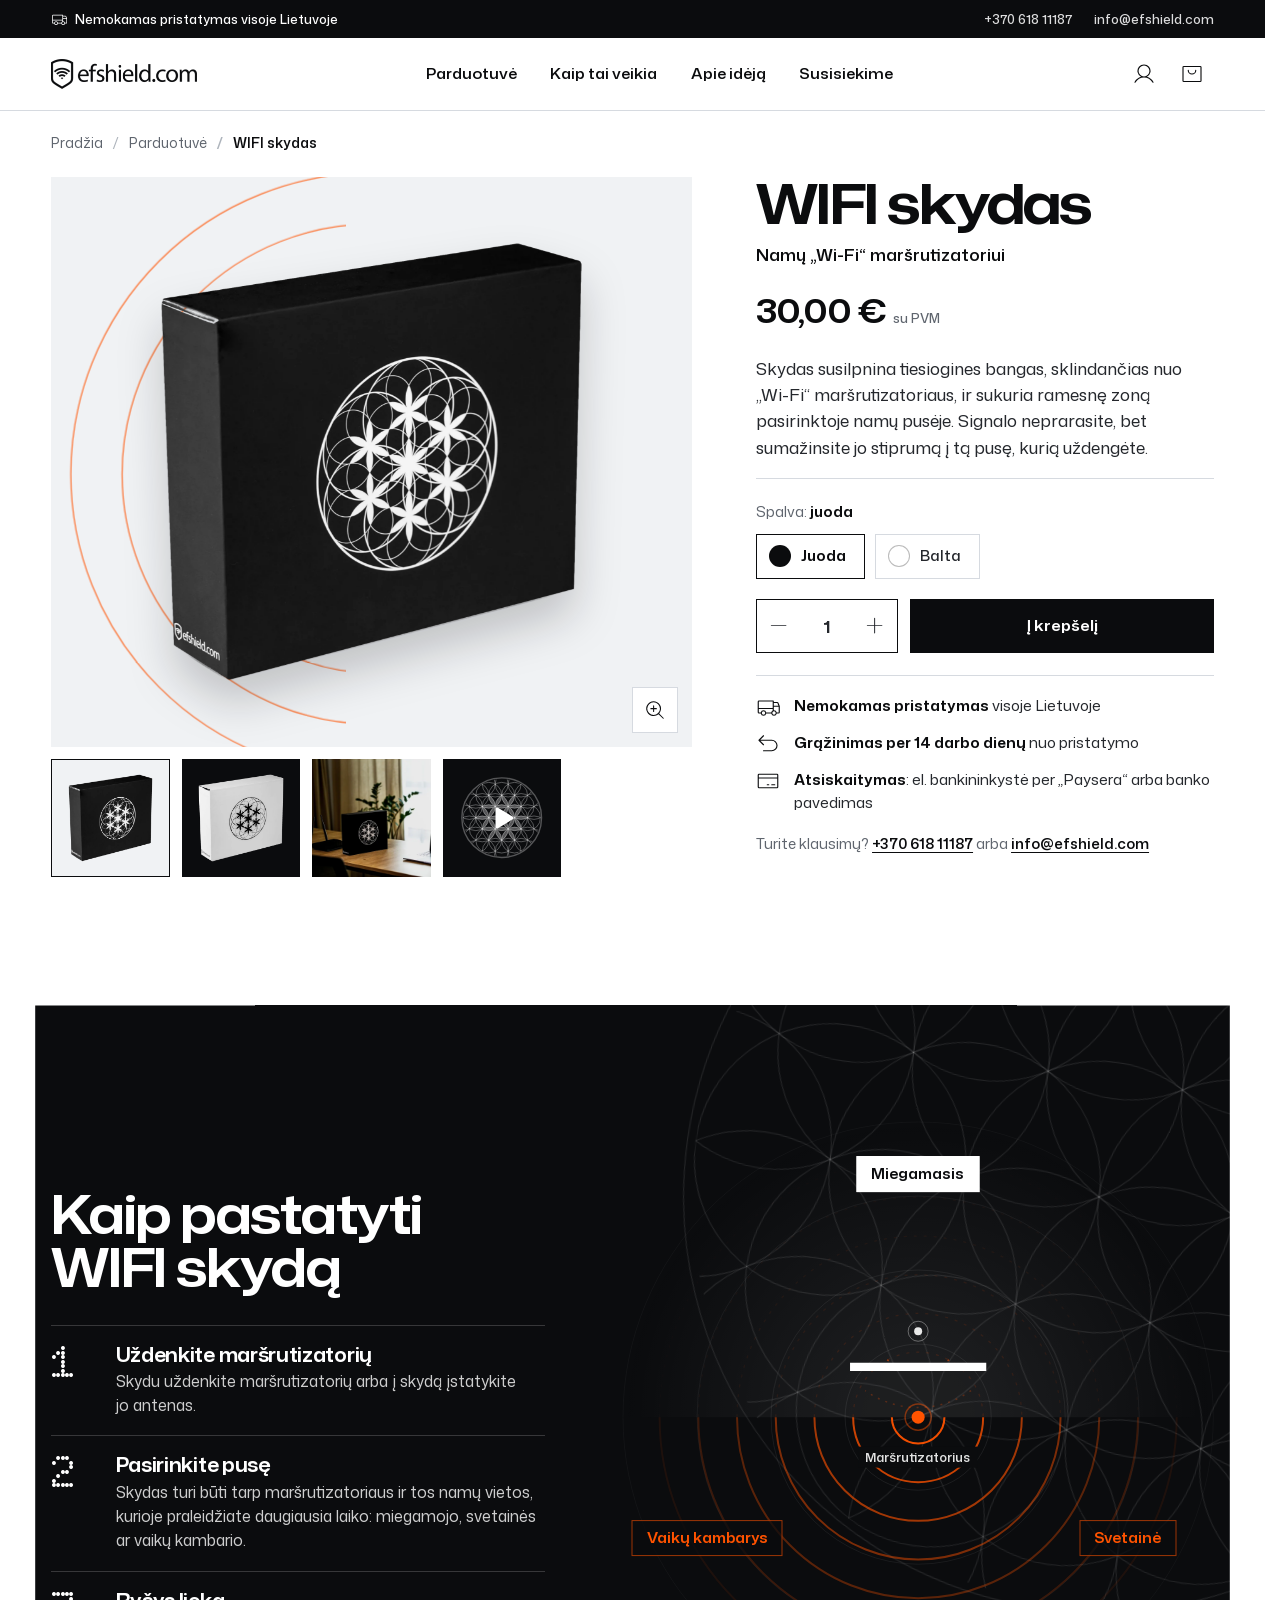
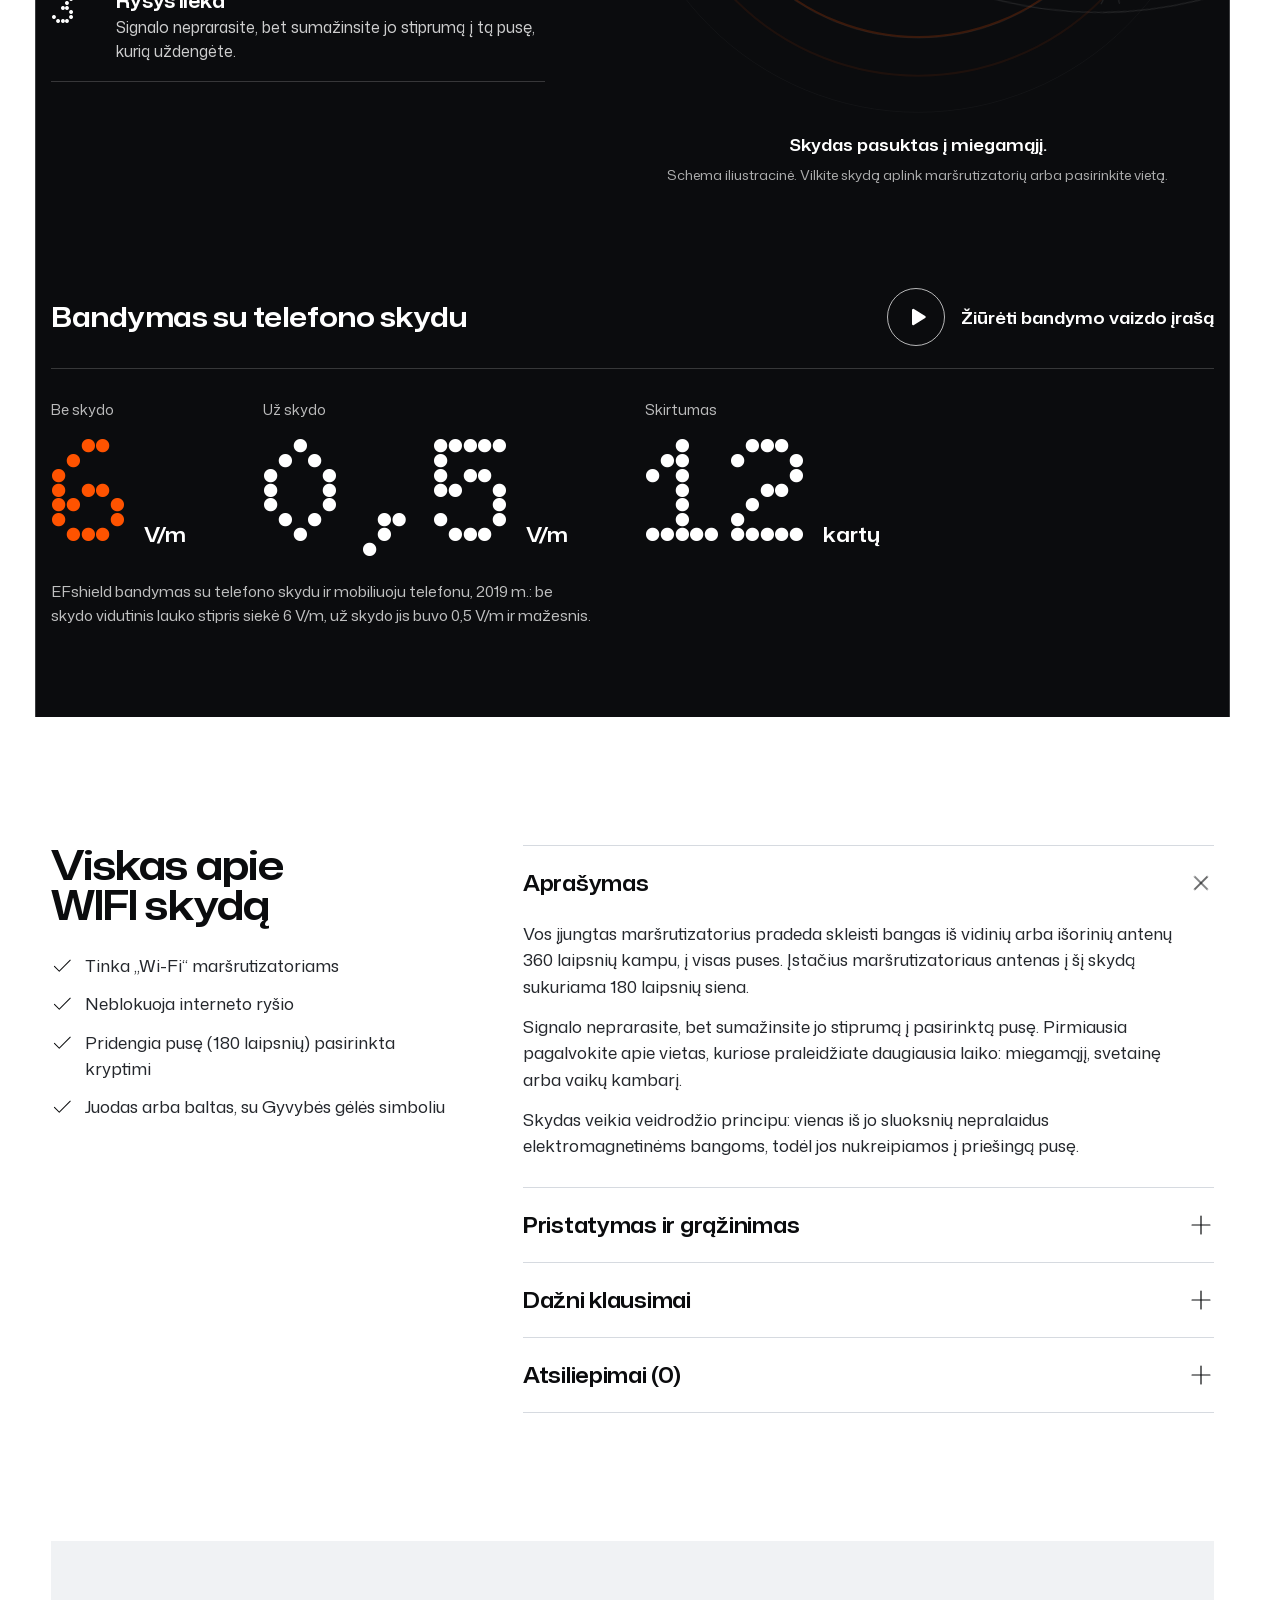
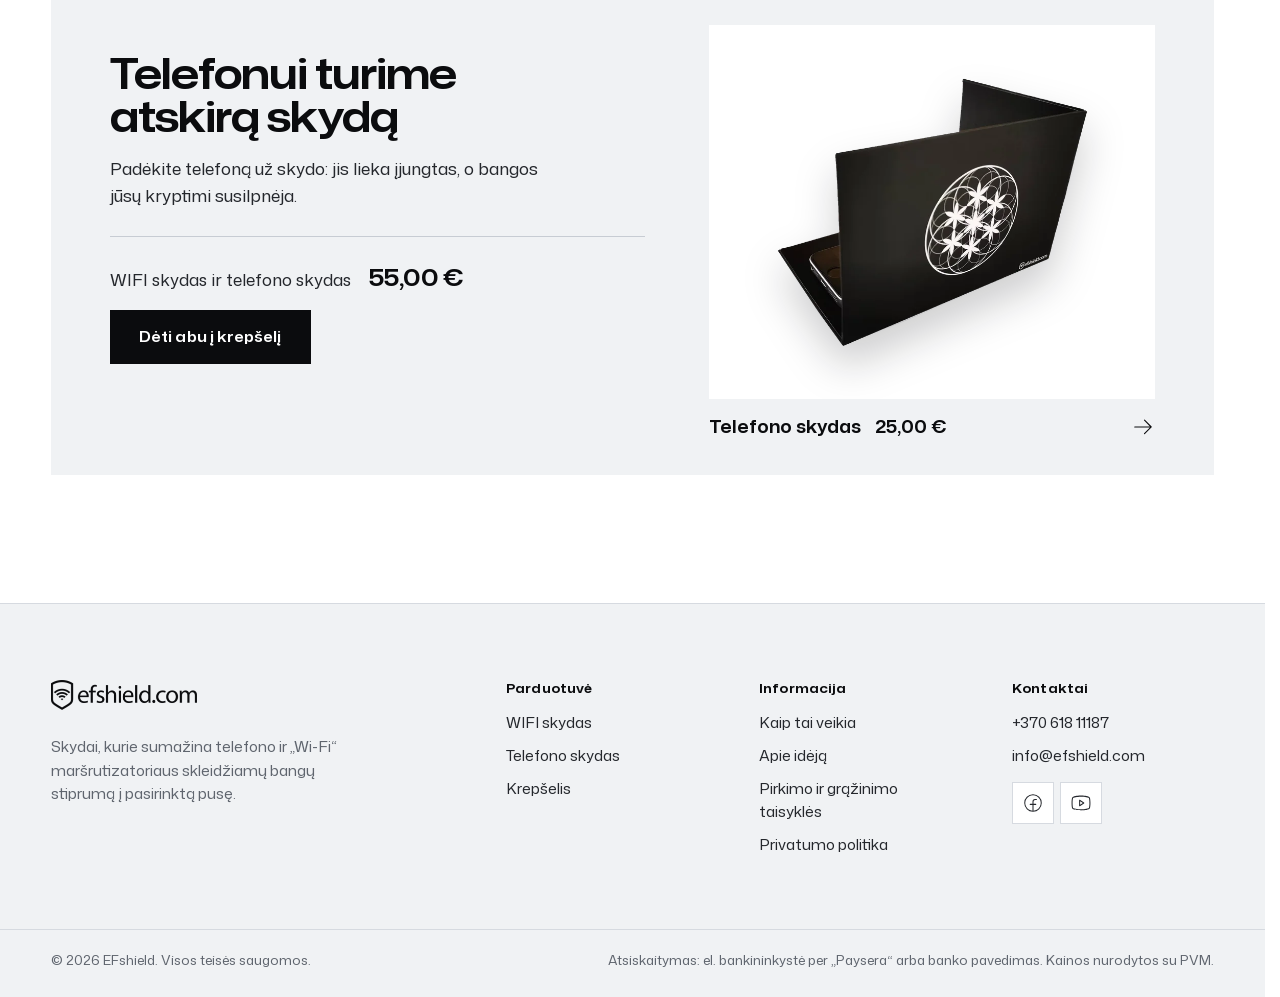
<file: preke-wifi-skydas.html>
<!doctype html>
<html lang="lt" class="no-js">
<head>
<meta charset="utf-8">
<meta name="viewport" content="width=device-width, initial-scale=1, viewport-fit=cover">
<title>WIFI skydas | EFshield</title>
<meta name="description" content="WIFI skydas: namų „Wi-Fi“ maršrutizatoriui. 30,00 €, nemokamas pristatymas visoje Lietuvoje.">
<!-- Demo versija klientui: prieš tikrą paleidimą šią žymą išimti. -->
<meta name="robots" content="noindex, nofollow">
<meta name="theme-color" content="#0B0C0E">
<meta name="color-scheme" content="light">
<link rel="icon" href="assets/img/brand/favicon-32.png" sizes="32x32" type="image/png">
<link rel="apple-touch-icon" href="assets/img/brand/favicon-180.png">
<link rel="preload" href="assets/fonts/MonaSans.woff2" as="font" type="font/woff2" crossorigin>
<link rel="preload" as="image" href="assets/img/products/wifi-juodas.webp"><link rel="stylesheet" href="assets/css/base.css">
<link rel="stylesheet" href="assets/css/pdp.css"><!-- „js“ klasė įjungia judesį; „is-static“ jį išjungia (?static=1, „mažiau judesio“ arba jei scenarijai neįsikrovė per 4 s). -->
<script>(function(d){var c=d.documentElement.classList;c.remove('no-js');c.add('js');if(/[?&]static=1/.test(location.search)||matchMedia('(prefers-reduced-motion: reduce)').matches)c.add('is-static');setTimeout(function(){if(!window.EFshield)c.add('is-static')},4000)})(document)</script>
</head>
<body class="pdp-page">
<a class="skip" href="#turinys">Pereiti prie turinio</a>
<svg xmlns="http://www.w3.org/2000/svg" width="0" height="0" style="position:absolute" aria-hidden="true" focusable="false">
<symbol id="i-arrow-right" viewBox="0 0 256 256"><path d="M220.24,132.24l-72,72a6,6,0,0,1-8.48-8.48L201.51,134H40a6,6,0,0,1,0-12H201.51L139.76,60.24a6,6,0,0,1,8.48-8.48l72,72A6,6,0,0,1,220.24,132.24Z"/></symbol>
<symbol id="i-arrow-u-up-left" viewBox="0 0 256 256"><path d="M230,144a62.07,62.07,0,0,1-62,62H80a6,6,0,0,1,0-12h88a50,50,0,0,0,0-100H46.49l37.75,37.76a6,6,0,1,1-8.48,8.48l-48-48a6,6,0,0,1,0-8.48l48-48a6,6,0,0,1,8.48,8.48L46.49,82H168A62.07,62.07,0,0,1,230,144Z"/></symbol>
<symbol id="i-arrow-up-right" viewBox="0 0 256 256"><path d="M198,64V168a6,6,0,0,1-12,0V78.48L68.24,196.24a6,6,0,0,1-8.48-8.48L177.52,70H88a6,6,0,0,1,0-12H192A6,6,0,0,1,198,64Z"/></symbol>
<symbol id="i-check" viewBox="0 0 256 256"><path d="M228.24,76.24l-128,128a6,6,0,0,1-8.48,0l-56-56a6,6,0,0,1,8.48-8.48L96,191.51,219.76,67.76a6,6,0,0,1,8.48,8.48Z"/></symbol>
<symbol id="i-credit-card" viewBox="0 0 256 256"><path d="M224,50H32A14,14,0,0,0,18,64V192a14,14,0,0,0,14,14H224a14,14,0,0,0,14-14V64A14,14,0,0,0,224,50ZM32,62H224a2,2,0,0,1,2,2V90H30V64A2,2,0,0,1,32,62ZM224,194H32a2,2,0,0,1-2-2V102H226v90A2,2,0,0,1,224,194Zm-18-26a6,6,0,0,1-6,6H168a6,6,0,0,1,0-12h32A6,6,0,0,1,206,168Zm-64,0a6,6,0,0,1-6,6H120a6,6,0,0,1,0-12h16A6,6,0,0,1,142,168Z"/></symbol>
<symbol id="i-envelope-simple" viewBox="0 0 256 256"><path d="M224,50H32a6,6,0,0,0-6,6V192a14,14,0,0,0,14,14H216a14,14,0,0,0,14-14V56A6,6,0,0,0,224,50ZM208.58,62,128,135.86,47.42,62ZM216,194H40a2,2,0,0,1-2-2V69.64l86,78.78a6,6,0,0,0,8.1,0L218,69.64V192A2,2,0,0,1,216,194Z"/></symbol>
<symbol id="i-facebook-logo" viewBox="0 0 256 256"><path d="M128,26A102,102,0,1,0,230,128,102.12,102.12,0,0,0,128,26Zm6,191.8V150h26a6,6,0,0,0,0-12H134V112a18,18,0,0,1,18-18h16a6,6,0,0,0,0-12H152a30,30,0,0,0-30,30v26H96a6,6,0,0,0,0,12h26v67.8a90,90,0,1,1,12,0Z"/></symbol>
<symbol id="i-list" viewBox="0 0 256 256"><path d="M222,128a6,6,0,0,1-6,6H40a6,6,0,0,1,0-12H216A6,6,0,0,1,222,128ZM40,70H216a6,6,0,0,0,0-12H40a6,6,0,0,0,0,12ZM216,186H40a6,6,0,0,0,0,12H216a6,6,0,0,0,0-12Z"/></symbol>
<symbol id="i-magnifying-glass-plus" viewBox="0 0 256 256"><path d="M150,112a6,6,0,0,1-6,6H118v26a6,6,0,0,1-12,0V118H80a6,6,0,0,1,0-12h26V80a6,6,0,0,1,12,0v26h26A6,6,0,0,1,150,112Zm78.24,116.24a6,6,0,0,1-8.48,0l-51.38-51.38a86.15,86.15,0,1,1,8.48-8.48l51.38,51.38A6,6,0,0,1,228.24,228.24ZM112,186a74,74,0,1,0-74-74A74.09,74.09,0,0,0,112,186Z"/></symbol>
<symbol id="i-minus" viewBox="0 0 256 256"><path d="M222,128a6,6,0,0,1-6,6H40a6,6,0,0,1,0-12H216A6,6,0,0,1,222,128Z"/></symbol>
<symbol id="i-phone" viewBox="0 0 256 256"><path d="M221.59,160.3l-47.24-21.17a14,14,0,0,0-13.28,1.22,4.81,4.81,0,0,0-.56.42l-24.69,21a1.88,1.88,0,0,1-1.68.06c-15.87-7.66-32.31-24-40-39.65a1.91,1.91,0,0,1,0-1.68l21.07-25a6.13,6.13,0,0,0,.42-.58,14,14,0,0,0,1.12-13.27L95.73,34.49a14,14,0,0,0-14.56-8.38A54.24,54.24,0,0,0,34,80c0,78.3,63.7,142,142,142a54.25,54.25,0,0,0,53.89-47.17A14,14,0,0,0,221.59,160.3ZM176,210C104.32,210,46,151.68,46,80A42.23,42.23,0,0,1,82.67,38h.23a2,2,0,0,1,1.84,1.31l21.1,47.11a2,2,0,0,1,0,1.67L84.73,113.15a4.73,4.73,0,0,0-.43.57,14,14,0,0,0-.91,13.73c8.87,18.16,27.17,36.32,45.53,45.19a14,14,0,0,0,13.77-1c.19-.13.38-.27.56-.42l24.68-21a1.92,1.92,0,0,1,1.6-.1l47.25,21.17a2,2,0,0,1,1.21,2A42.24,42.24,0,0,1,176,210Z"/></symbol>
<symbol id="i-play-fill" viewBox="0 0 256 256"><path d="M240,128a15.74,15.74,0,0,1-7.6,13.51L88.32,229.65a16,16,0,0,1-16.2.3A15.86,15.86,0,0,1,64,216.13V39.87a15.86,15.86,0,0,1,8.12-13.82,16,16,0,0,1,16.2.3L232.4,114.49A15.74,15.74,0,0,1,240,128Z"/></symbol>
<symbol id="i-plus" viewBox="0 0 256 256"><path d="M222,128a6,6,0,0,1-6,6H134v82a6,6,0,0,1-12,0V134H40a6,6,0,0,1,0-12h82V40a6,6,0,0,1,12,0v82h82A6,6,0,0,1,222,128Z"/></symbol>
<symbol id="i-shopping-bag" viewBox="0 0 256 256"><path d="M216,42H40A14,14,0,0,0,26,56V200a14,14,0,0,0,14,14H216a14,14,0,0,0,14-14V56A14,14,0,0,0,216,42Zm2,158a2,2,0,0,1-2,2H40a2,2,0,0,1-2-2V56a2,2,0,0,1,2-2H216a2,2,0,0,1,2,2ZM174,88a46,46,0,0,1-92,0,6,6,0,0,1,12,0,34,34,0,0,0,68,0,6,6,0,0,1,12,0Z"/></symbol>
<symbol id="i-trash" viewBox="0 0 256 256"><path d="M216,50H174V40a22,22,0,0,0-22-22H104A22,22,0,0,0,82,40V50H40a6,6,0,0,0,0,12H50V208a14,14,0,0,0,14,14H192a14,14,0,0,0,14-14V62h10a6,6,0,0,0,0-12ZM94,40a10,10,0,0,1,10-10h48a10,10,0,0,1,10,10V50H94ZM194,208a2,2,0,0,1-2,2H64a2,2,0,0,1-2-2V62H194ZM110,104v64a6,6,0,0,1-12,0V104a6,6,0,0,1,12,0Zm48,0v64a6,6,0,0,1-12,0V104a6,6,0,0,1,12,0Z"/></symbol>
<symbol id="i-truck" viewBox="0 0 256 256"><path d="M253.57,117.78l-14-35a13.93,13.93,0,0,0-13-8.8H190V64a6,6,0,0,0-6-6H32A14,14,0,0,0,18,72V184a14,14,0,0,0,14,14H50.6a30,30,0,0,0,58.8,0h53.2a30,30,0,0,0,58.8,0H240a14,14,0,0,0,14-14V120A6,6,0,0,0,253.57,117.78ZM190,86h36.58a2,2,0,0,1,1.86,1.26L239.14,114H190ZM30,72a2,2,0,0,1,2-2H178v68H30ZM80,210a18,18,0,1,1,18-18A18,18,0,0,1,80,210Zm82.6-24H109.4a30,30,0,0,0-58.8,0H32a2,2,0,0,1-2-2V150H178v15.48A30.1,30.1,0,0,0,162.6,186ZM192,210a18,18,0,1,1,18-18A18,18,0,0,1,192,210Zm50-26a2,2,0,0,1-2,2H221.4A30.05,30.05,0,0,0,192,162c-.67,0-1.34,0-2,.07V126h52Z"/></symbol>
<symbol id="i-user" viewBox="0 0 256 256"><path d="M229.19,213c-15.81-27.32-40.63-46.49-69.47-54.62a70,70,0,1,0-63.44,0C67.44,166.5,42.62,185.67,26.81,213a6,6,0,1,0,10.38,6C56.4,185.81,90.34,166,128,166s71.6,19.81,90.81,53a6,6,0,1,0,10.38-6ZM70,96a58,58,0,1,1,58,58A58.07,58.07,0,0,1,70,96Z"/></symbol>
<symbol id="i-x" viewBox="0 0 256 256"><path d="M204.24,195.76a6,6,0,1,1-8.48,8.48L128,136.49,60.24,204.24a6,6,0,0,1-8.48-8.48L119.51,128,51.76,60.24a6,6,0,0,1,8.48-8.48L128,119.51l67.76-67.75a6,6,0,0,1,8.48,8.48L136.49,128Z"/></symbol>
<symbol id="i-youtube-logo" viewBox="0 0 256 256"><path d="M163.33,123l-48-32A6,6,0,0,0,106,96v64a6,6,0,0,0,9.33,5l48-32a6,6,0,0,0,0-10ZM118,148.79V107.21L149.18,128ZM232.4,70a22,22,0,0,0-13.28-15C185,41.79,130.27,42,128,42s-57-.21-91.16,13A22,22,0,0,0,23.6,70C21.05,79.89,18,98,18,128s3.05,48.11,5.6,58a22,22,0,0,0,13.28,15C71,214.21,125.72,214,128,214h.71c6.91,0,58-.44,90.45-13a22,22,0,0,0,13.28-15c2.55-9.87,5.6-27.93,5.6-58S235,79.89,232.4,70ZM220.78,183a10,10,0,0,1-6,6.86C182.78,202.19,128.58,202,128,202s-54.71.2-86.75-12.17a10,10,0,0,1-6-6.86C32.84,173.78,30,156.78,30,128s2.84-45.78,5.22-55a10,10,0,0,1,6-6.86C72.06,54.26,123.53,54,127.76,54H128c.54,0,54.71-.2,86.75,12.17a10,10,0,0,1,6,6.86c2.38,9.19,5.22,26.19,5.22,55S223.16,173.78,220.78,183Z"/></symbol>
<symbol id="rosette" viewBox="-3.3 -3.3 6.6 6.6"><defs><clipPath id="rosette-clip"><circle r="3"/></clipPath></defs><g clip-path="url(#rosette-clip)" fill="none" stroke="currentColor" stroke-width="1" vector-effect="non-scaling-stroke"><circle vector-effect="non-scaling-stroke" cx="-3" cy="0" r="1"/><circle vector-effect="non-scaling-stroke" cx="-2.5" cy="0.866" r="1"/><circle vector-effect="non-scaling-stroke" cx="-2" cy="1.732" r="1"/><circle vector-effect="non-scaling-stroke" cx="-1.5" cy="2.598" r="1"/><circle vector-effect="non-scaling-stroke" cx="-2.5" cy="-0.866" r="1"/><circle vector-effect="non-scaling-stroke" cx="-2" cy="0" r="1"/><circle vector-effect="non-scaling-stroke" cx="-1.5" cy="0.866" r="1"/><circle vector-effect="non-scaling-stroke" cx="-1" cy="1.732" r="1"/><circle vector-effect="non-scaling-stroke" cx="-0.5" cy="2.598" r="1"/><circle vector-effect="non-scaling-stroke" cx="-2" cy="-1.732" r="1"/><circle vector-effect="non-scaling-stroke" cx="-1.5" cy="-0.866" r="1"/><circle vector-effect="non-scaling-stroke" cx="-1" cy="0" r="1"/><circle vector-effect="non-scaling-stroke" cx="-0.5" cy="0.866" r="1"/><circle vector-effect="non-scaling-stroke" cx="0" cy="1.732" r="1"/><circle vector-effect="non-scaling-stroke" cx="0.5" cy="2.598" r="1"/><circle vector-effect="non-scaling-stroke" cx="-1.5" cy="-2.598" r="1"/><circle vector-effect="non-scaling-stroke" cx="-1" cy="-1.732" r="1"/><circle vector-effect="non-scaling-stroke" cx="-0.5" cy="-0.866" r="1"/><circle vector-effect="non-scaling-stroke" cx="0" cy="0" r="1"/><circle vector-effect="non-scaling-stroke" cx="0.5" cy="0.866" r="1"/><circle vector-effect="non-scaling-stroke" cx="1" cy="1.732" r="1"/><circle vector-effect="non-scaling-stroke" cx="1.5" cy="2.598" r="1"/><circle vector-effect="non-scaling-stroke" cx="-0.5" cy="-2.598" r="1"/><circle vector-effect="non-scaling-stroke" cx="0" cy="-1.732" r="1"/><circle vector-effect="non-scaling-stroke" cx="0.5" cy="-0.866" r="1"/><circle vector-effect="non-scaling-stroke" cx="1" cy="0" r="1"/><circle vector-effect="non-scaling-stroke" cx="1.5" cy="0.866" r="1"/><circle vector-effect="non-scaling-stroke" cx="2" cy="1.732" r="1"/><circle vector-effect="non-scaling-stroke" cx="0.5" cy="-2.598" r="1"/><circle vector-effect="non-scaling-stroke" cx="1" cy="-1.732" r="1"/><circle vector-effect="non-scaling-stroke" cx="1.5" cy="-0.866" r="1"/><circle vector-effect="non-scaling-stroke" cx="2" cy="0" r="1"/><circle vector-effect="non-scaling-stroke" cx="2.5" cy="0.866" r="1"/><circle vector-effect="non-scaling-stroke" cx="1.5" cy="-2.598" r="1"/><circle vector-effect="non-scaling-stroke" cx="2" cy="-1.732" r="1"/><circle vector-effect="non-scaling-stroke" cx="2.5" cy="-0.866" r="1"/><circle vector-effect="non-scaling-stroke" cx="3" cy="0" r="1"/></g><path fill="currentColor" d="M-1 0A1 1 0 0 1 -2 0A1 1 0 0 1 -1 0ZM-1 0A1 1 0 0 1 -1.5 0.866A1 1 0 0 1 -1 0ZM-1 0A1 1 0 0 1 -1.5 -0.866A1 1 0 0 1 -1 0ZM-1 0A1 1 0 0 1 -0.5 0.866A1 1 0 0 1 -1 0ZM-1 0A1 1 0 0 1 -0.5 -0.866A1 1 0 0 1 -1 0ZM-1 0A1 1 0 0 1 0 0A1 1 0 0 1 -1 0ZM-0.5 0.866A1 1 0 0 1 -1.5 0.866A1 1 0 0 1 -0.5 0.866ZM-0.5 0.866A1 1 0 0 1 -1 1.732A1 1 0 0 1 -0.5 0.866ZM-0.5 0.866A1 1 0 0 1 0 1.732A1 1 0 0 1 -0.5 0.866ZM-0.5 0.866A1 1 0 0 1 0 0A1 1 0 0 1 -0.5 0.866ZM-0.5 0.866A1 1 0 0 1 0.5 0.866A1 1 0 0 1 -0.5 0.866ZM-0.5 -0.866A1 1 0 0 1 -1.5 -0.866A1 1 0 0 1 -0.5 -0.866ZM-0.5 -0.866A1 1 0 0 1 -1 -1.732A1 1 0 0 1 -0.5 -0.866ZM-0.5 -0.866A1 1 0 0 1 0 0A1 1 0 0 1 -0.5 -0.866ZM-0.5 -0.866A1 1 0 0 1 0 -1.732A1 1 0 0 1 -0.5 -0.866ZM-0.5 -0.866A1 1 0 0 1 0.5 -0.866A1 1 0 0 1 -0.5 -0.866ZM0 0A1 1 0 0 1 0.5 0.866A1 1 0 0 1 0 0ZM0 0A1 1 0 0 1 0.5 -0.866A1 1 0 0 1 0 0ZM0 0A1 1 0 0 1 1 0A1 1 0 0 1 0 0ZM0.5 0.866A1 1 0 0 1 0 1.732A1 1 0 0 1 0.5 0.866ZM0.5 0.866A1 1 0 0 1 1 1.732A1 1 0 0 1 0.5 0.866ZM0.5 0.866A1 1 0 0 1 1 0A1 1 0 0 1 0.5 0.866ZM0.5 0.866A1 1 0 0 1 1.5 0.866A1 1 0 0 1 0.5 0.866ZM0.5 -0.866A1 1 0 0 1 0 -1.732A1 1 0 0 1 0.5 -0.866ZM0.5 -0.866A1 1 0 0 1 1 0A1 1 0 0 1 0.5 -0.866ZM0.5 -0.866A1 1 0 0 1 1 -1.732A1 1 0 0 1 0.5 -0.866ZM0.5 -0.866A1 1 0 0 1 1.5 -0.866A1 1 0 0 1 0.5 -0.866ZM1 0A1 1 0 0 1 1.5 0.866A1 1 0 0 1 1 0ZM1 0A1 1 0 0 1 1.5 -0.866A1 1 0 0 1 1 0ZM1 0A1 1 0 0 1 2 0A1 1 0 0 1 1 0Z"/><circle r="3.08" fill="none" stroke="currentColor" stroke-width="0.11"/></symbol>
<symbol id="rosette-line" viewBox="-3.3 -3.3 6.6 6.6"><g clip-path="url(#rosette-clip)" fill="none" stroke="currentColor" stroke-width="1"><circle vector-effect="non-scaling-stroke" cx="-3" cy="0" r="1"/><circle vector-effect="non-scaling-stroke" cx="-2.5" cy="0.866" r="1"/><circle vector-effect="non-scaling-stroke" cx="-2" cy="1.732" r="1"/><circle vector-effect="non-scaling-stroke" cx="-1.5" cy="2.598" r="1"/><circle vector-effect="non-scaling-stroke" cx="-2.5" cy="-0.866" r="1"/><circle vector-effect="non-scaling-stroke" cx="-2" cy="0" r="1"/><circle vector-effect="non-scaling-stroke" cx="-1.5" cy="0.866" r="1"/><circle vector-effect="non-scaling-stroke" cx="-1" cy="1.732" r="1"/><circle vector-effect="non-scaling-stroke" cx="-0.5" cy="2.598" r="1"/><circle vector-effect="non-scaling-stroke" cx="-2" cy="-1.732" r="1"/><circle vector-effect="non-scaling-stroke" cx="-1.5" cy="-0.866" r="1"/><circle vector-effect="non-scaling-stroke" cx="-1" cy="0" r="1"/><circle vector-effect="non-scaling-stroke" cx="-0.5" cy="0.866" r="1"/><circle vector-effect="non-scaling-stroke" cx="0" cy="1.732" r="1"/><circle vector-effect="non-scaling-stroke" cx="0.5" cy="2.598" r="1"/><circle vector-effect="non-scaling-stroke" cx="-1.5" cy="-2.598" r="1"/><circle vector-effect="non-scaling-stroke" cx="-1" cy="-1.732" r="1"/><circle vector-effect="non-scaling-stroke" cx="-0.5" cy="-0.866" r="1"/><circle vector-effect="non-scaling-stroke" cx="0" cy="0" r="1"/><circle vector-effect="non-scaling-stroke" cx="0.5" cy="0.866" r="1"/><circle vector-effect="non-scaling-stroke" cx="1" cy="1.732" r="1"/><circle vector-effect="non-scaling-stroke" cx="1.5" cy="2.598" r="1"/><circle vector-effect="non-scaling-stroke" cx="-0.5" cy="-2.598" r="1"/><circle vector-effect="non-scaling-stroke" cx="0" cy="-1.732" r="1"/><circle vector-effect="non-scaling-stroke" cx="0.5" cy="-0.866" r="1"/><circle vector-effect="non-scaling-stroke" cx="1" cy="0" r="1"/><circle vector-effect="non-scaling-stroke" cx="1.5" cy="0.866" r="1"/><circle vector-effect="non-scaling-stroke" cx="2" cy="1.732" r="1"/><circle vector-effect="non-scaling-stroke" cx="0.5" cy="-2.598" r="1"/><circle vector-effect="non-scaling-stroke" cx="1" cy="-1.732" r="1"/><circle vector-effect="non-scaling-stroke" cx="1.5" cy="-0.866" r="1"/><circle vector-effect="non-scaling-stroke" cx="2" cy="0" r="1"/><circle vector-effect="non-scaling-stroke" cx="2.5" cy="0.866" r="1"/><circle vector-effect="non-scaling-stroke" cx="1.5" cy="-2.598" r="1"/><circle vector-effect="non-scaling-stroke" cx="2" cy="-1.732" r="1"/><circle vector-effect="non-scaling-stroke" cx="2.5" cy="-0.866" r="1"/><circle vector-effect="non-scaling-stroke" cx="3" cy="0" r="1"/></g><circle r="3.06" fill="none" stroke="currentColor" stroke-width="1" vector-effect="non-scaling-stroke"/></symbol>
<symbol id="rosette-mini" viewBox="-1.3 -1.3 2.6 2.6"><path fill="currentColor" d="M0 0A1 1 0 0 1 1 0A1 1 0 0 1 0 0ZM0 0A1 1 0 0 1 0.5 0.866A1 1 0 0 1 0 0ZM0 0A1 1 0 0 1 -0.5 0.866A1 1 0 0 1 0 0ZM0 0A1 1 0 0 1 -1 0A1 1 0 0 1 0 0ZM0 0A1 1 0 0 1 -0.5 -0.866A1 1 0 0 1 0 0ZM0 0A1 1 0 0 1 0.5 -0.866A1 1 0 0 1 0 0Z"/><circle r="1.14" fill="none" stroke="currentColor" stroke-width="0.12"/></symbol>
</svg>
<!-- XStore: Header Builder (Elementor), viršutinis konteineris: Text Editor + XStore „Icon List“ (kontaktai); matomumas pagal ekraną nustatomas valdikliuose -->
<div class="topbar">
  <div class="wrap topbar__in">
    <p class="topbar__note"><svg class="ico " aria-hidden="true" focusable="false"><use href="#i-truck"/></svg><span>Nemokamas pristatymas visoje Lietuvoje</span></p>
    <p class="topbar__links">
      <a href="tel:+37061811187">+370 618 11187</a>
      <a href="mailto:info@efshield.com">info@efshield.com</a>
    </p>
  </div>
</div>
<!-- XStore: Header Builder (Elementor): „Site Logo“, „Nav Menu“, „Account“, „Cart“ (off-canvas), „Mobile Menu“; konteinerio sticky tipas „smart“ (slepiasi slenkant žemyn) -->
<header class="header" data-header>
  <div class="wrap header__in">
    <a class="logo" href="index.html" aria-label="EFshield, pradžios puslapis">
      <img src="assets/img/brand/logo-ink.png" width="583" height="120" alt="efshield.com">
    </a>
    <nav class="nav" aria-label="Pagrindinis meniu">
      <ul>
        <li><a href="index.html#produktai">Parduotuvė</a></li>
        <li><a href="index.html#kaip-veikia">Kaip tai veikia</a></li>
        <li><a href="index.html#ideja">Apie idėją</a></li>
        <li><a href="index.html#kontaktai">Susisiekime</a></li>
      </ul>
    </nav>
    <div class="header__tools">
      <a class="tool" href="#" data-demo="Paskyros puslapis" aria-label="Paskyra"><svg class="ico " aria-hidden="true" focusable="false"><use href="#i-user"/></svg></a>
      <button class="tool tool--cart" type="button" data-cart-open aria-haspopup="dialog" aria-controls="krepselis">
        <svg class="ico " aria-hidden="true" focusable="false"><use href="#i-shopping-bag"/></svg>
        <span class="sr">Krepšelis</span>
        <span class="tool__count" data-cart-count hidden>0</span>
      </button>
      <button class="tool tool--menu" type="button" data-menu-open aria-expanded="false" aria-controls="mobilus-meniu">
        <svg class="ico " aria-hidden="true" focusable="false"><use href="#i-list"/></svg><span class="sr">Meniu</span>
      </button>
    </div>
  </div>
</header><main id="turinys">

<!-- XStore Single Product Builder: „Breadcrumb“ (woocommerce-etheme_breadcrumb) -->
<nav class="crumbs wrap" aria-label="Kelias iki puslapio">
  <ol>
    <li><a href="index.html">Pradžia</a></li>
    <li><a href="index.html#produktai">Parduotuvė</a></li>
    <li aria-current="page">WIFI skydas</li>
  </ol>
</nav>

<!-- XStore Single Product Builder: „Product Images“ (miniatiūros apačioje, zoom, lightbox, „Product with video“) + „Title“, „Price“, „Short Description“, „Add to Cart“ su Variation swatches.
     Fonas pagal spalvą ir bangų žiedai už prekės – child-theme CSS/JS. -->
<section class="pdp" data-pdp data-product="wifi" data-color="juodas">
  <div class="wrap pdp__grid">
    <div class="gallery" data-gallery>
      <div class="gallery__main" data-gallery-main>
        <svg class="gallery__waves" viewBox="-100 -100 200 200" aria-hidden="true" data-speed="-7">
          <circle r="30"/><circle r="46"/><circle r="62"/><circle r="78"/><circle r="94"/>
        </svg>
        <figure class="gslide gslide--product is-on" data-slide="0" data-color="juodas">
          <img src="assets/img/products/wifi-juodas.webp" width="1400" height="1454" alt="Juodas WIFI skydas su Gyvybės gėlės simboliu" decoding="async" data-zoom-img>
        </figure>
        <figure class="gslide gslide--product" data-slide="1" data-color="baltas">
          <img src="assets/img/products/wifi-baltas.webp" width="1400" height="1439" alt="Baltas WIFI skydas su Gyvybės gėlės simboliu" loading="lazy" decoding="async" data-zoom-img>
        </figure>
        <figure class="gslide gslide--photo" data-slide="2">
          <img src="assets/img/client/stalas.webp" width="1920" height="1280" alt="Juodas WIFI skydas ant darbo stalo šalia maršrutizatoriaus" loading="lazy" decoding="async" data-zoom-img>
        </figure>
        <button class="gallery__zoom" type="button" data-gallery-open><svg class="ico " aria-hidden="true" focusable="false"><use href="#i-magnifying-glass-plus"/></svg><span class="sr">Padidinti nuotrauką</span></button>
      </div>
      <ul class="gallery__thumbs">
        <li>
          <button type="button" class="gthumb is-on gthumb--product gthumb--juodas" data-thumb="0" data-color="juodas" aria-label="Rodyti nuotrauką: Juodas WIFI skydas su Gyvybės gėlės simboliu" aria-pressed="true">
            <img src="assets/img/products/wifi-juodas-sm.webp" width="1400" height="1454" alt="" loading="lazy" decoding="async">
          </button>
        </li>
        <li>
          <button type="button" class="gthumb gthumb--product gthumb--baltas" data-thumb="1" data-color="baltas" aria-label="Rodyti nuotrauką: Baltas WIFI skydas su Gyvybės gėlės simboliu" aria-pressed="false">
            <img src="assets/img/products/wifi-baltas-sm.webp" width="1400" height="1439" alt="" loading="lazy" decoding="async">
          </button>
        </li>
        <li>
          <button type="button" class="gthumb" data-thumb="2" aria-label="Rodyti nuotrauką: Juodas WIFI skydas ant darbo stalo šalia maršrutizatoriaus" aria-pressed="false">
            <img src="assets/img/client/stalas-sm.webp" width="1920" height="1280" alt="" loading="lazy" decoding="async">
          </button>
        </li>
        <li>
          <button type="button" class="gthumb gthumb--video" data-video="EJobhXMt3JU" data-video-title="Bandymas su telefono skydu ir matuokliu" aria-label="Žiūrėti bandymo vaizdo įrašą">
            <svg class="gthumb__rosette" aria-hidden="true"><use href="#rosette"/></svg>
            <span class="gthumb__play"><svg class="ico " aria-hidden="true" focusable="false"><use href="#i-play-fill"/></svg></span>
          </button>
        </li>
      </ul>
    </div>

    <div class="summary">
      <h1 class="summary__title"><span class="ln" style="--l:0"><span>WIFI</span></span> <span class="ln" style="--l:1"><span>skydas</span></span></h1>
      <p class="summary__for">Namų <span class="nb">„Wi-Fi“</span> maršrutizatoriui</p>
      <p class="price price--xl"><span data-price>30,00 €</span> <small>su PVM</small></p>
      <p class="summary__short">Skydas susilpnina tiesiogines bangas, sklindančias nuo <span class="nb">„Wi-Fi“</span> maršrutizatoriaus, ir sukuria ramesnę zoną pasirinktoje namų pusėje. Signalo neprarasite, bet sumažinsite jo stiprumą į tą pusę, kurią uždengėte.</p>

      <form class="buy" data-buy>
        <fieldset class="swatches swatches--lg">
          <legend>Spalva: <strong data-color-name>juoda</strong></legend>
          <label class="swatch swatch--juodas">
            <input type="radio" name="spalva" value="juodas" checked>
            <span class="swatch__dot" aria-hidden="true"></span>
            <span class="swatch__label">Juoda</span>
          </label>
          <label class="swatch swatch--baltas">
            <input type="radio" name="spalva" value="baltas">
            <span class="swatch__dot" aria-hidden="true"></span>
            <span class="swatch__label">Balta</span>
          </label>
        </fieldset>
        <div class="buy__row">
          <div class="qty" data-qty>
            <button type="button" data-qty-dec aria-label="Mažinti kiekį"><svg class="ico " aria-hidden="true" focusable="false"><use href="#i-minus"/></svg></button>
            <label class="sr" for="kiekis">Kiekis</label>
            <input id="kiekis" type="number" inputmode="numeric" min="1" max="10" value="1" data-qty-input>
            <button type="button" data-qty-inc aria-label="Didinti kiekį"><svg class="ico " aria-hidden="true" focusable="false"><use href="#i-plus"/></svg></button>
          </div>
          <button class="btn btn--ink btn--wide" type="submit" data-buy-btn>Į krepšelį</button>
        </div>
      </form>

      <!-- XStore: „Icon List“ (etheme_icon_list) -->
      <ul class="assure">
        <li><svg class="ico " aria-hidden="true" focusable="false"><use href="#i-truck"/></svg><span><strong>Nemokamas pristatymas</strong> visoje Lietuvoje</span></li>
        <li><svg class="ico " aria-hidden="true" focusable="false"><use href="#i-arrow-u-up-left"/></svg><span><strong>Grąžinimas per 14 darbo dienų</strong> nuo pristatymo</span></li>
        <li><svg class="ico " aria-hidden="true" focusable="false"><use href="#i-credit-card"/></svg><span><strong>Atsiskaitymas</strong>: el. bankininkystė per „Paysera“ arba banko pavedimas</span></li>
      </ul>
      <p class="summary__help">Turite klausimų? <a href="tel:+37061811187">+370 618 11187</a> arba <a href="mailto:info@efshield.com">info@efshield.com</a></p>
    </div>
  </div>
</section>

<!-- ============ KAIP NAUDOTI · tamsi scena. XStore: Elementor Container Single Product Builder šablone + Text Editor (žingsniai) + HTML valdiklis (field.js).
     Žingsniai ir vietų pavadinimai skiriasi pagal prekę: du šablonai su „Display Conditions“ arba prekės laukai. ============ -->
<section class="stage stage--pdp" id="kaip-naudoti" data-stage aria-labelledby="naudoti-h">
  <div class="stage__panel" data-stage-panel>
    <svg class="stage__rosette" aria-hidden="true" data-stage-rosette><use href="#rosette-line"/></svg>
    <div class="wrap stage__grid">
      <div class="stage__copy">
        <h2 id="naudoti-h" data-split><span class="ln" style="--l:0"><span>Kaip</span></span> <span class="ln" style="--l:1"><span>pastatyti</span></span> <span class="ln" style="--l:2"><span>WIFI</span></span> <span class="ln" style="--l:3"><span>skydą</span></span></h2>
        <ol class="steps">
          <li>
            <h3>Uždenkite maršrutizatorių</h3>
            <p>Skydu uždenkite maršrutizatorių arba į skydą įstatykite jo antenas.</p>
          </li>
          <li>
            <h3>Pasirinkite pusę</h3>
            <p>Skydas turi būti tarp maršrutizatoriaus ir tos namų vietos, kurioje praleidžiate daugiausia laiko: miegamojo, svetainės ar vaikų kambario.</p>
          </li>
          <li>
            <h3>Ryšys lieka</h3>
            <p>Signalo neprarasite, bet sumažinsite jo stiprumą į tą pusę, kurią uždengėte.</p>
          </li>
        </ol>
      </div>
      <!-- XStore: Elementor HTML valdiklis + child-theme scenarijus assets/js/field.js (be GSAP). Atsarginis variantas be scenarijaus: XStore „Image Comparison“ su dviem schemomis. -->
<div class="field" data-field>
  <div class="field__plot" data-field-plot>
    <canvas class="field__canvas" data-field-canvas aria-hidden="true"></canvas>
    <span class="field__router" aria-hidden="true">Maršrutizatorius</span>
    <span class="field__handle" data-field-handle aria-hidden="true"></span>
    <div class="field__rooms" role="group" aria-label="Į kurią namų pusę pasukti skydą">
      <button class="field__room" type="button" aria-pressed="true" data-room="miegamasis" data-angle="-90" data-acc="miegamąjį">Miegamasis</button>
      <button class="field__room" type="button" aria-pressed="false" data-room="svetaine" data-angle="30" data-acc="svetainę">Svetainė</button>
      <button class="field__room" type="button" aria-pressed="false" data-room="vaiku" data-angle="150" data-acc="vaikų kambarį">Vaikų kambarys</button>
    </div>
  </div>
  <p class="field__status" data-field-status aria-live="polite">Skydas pasuktas į miegamąjį.</p>
  <p class="field__note">Schema iliustracinė. Vilkite skydą aplink maršrutizatorių arba pasirinkite vietą.</p>
</div>

    </div>
    <!-- XStore: Elementor Heading / HTML valdikliai su demo skaitikliu (core.js); Elementor „Counter“ netinka, nes rašo „0.5“, o ne „0,5“. Vaizdo įrašas: XStore „Modal Popup“ su Elementor „Video“ valdikliu. -->
<div class="wrap meter" data-meter>
  <div class="meter__head">
    <h3>Bandymas su telefono skydu</h3>
    <button class="playlink" type="button" data-video="EJobhXMt3JU" data-video-title="Bandymas su telefono skydu ir matuokliu">
      <span class="playlink__ico"><svg class="ico " aria-hidden="true" focusable="false"><use href="#i-play-fill"/></svg></span>
      <span>Žiūrėti bandymo vaizdo įrašą</span>
    </button>
  </div>
  <dl class="meter__vals">
    <div class="meter__val">
      <dt>Be skydo</dt>
      <dd><span class="read" data-count="6" data-dec="0">6</span> <span class="unit">V/m</span></dd>
    </div>
    <div class="meter__val meter__val--calm">
      <dt>Už skydo</dt>
      <dd><span class="read" data-count="0.5" data-dec="1">0,5</span> <span class="unit">V/m</span></dd>
    </div>
    <div class="meter__val meter__val--calm">
      <dt>Skirtumas</dt>
      <dd><span class="read" data-count="12" data-dec="0">12</span> <span class="unit">kartų</span></dd>
    </div>
  </dl>
  <p class="meter__src">EFshield bandymas su telefono skydu ir mobiliuoju telefonu, 2019&nbsp;m.: be skydo vidutinis lauko stipris siekė 6&nbsp;V/m, už skydo jis buvo 0,5&nbsp;V/m ir mažesnis.</p>
</div>

  </div>
</section>

<!-- XStore Single Product Builder: „Tabs“ (woocommerce-product-etheme_tabs), tipas „accordion“ visuose ekranuose; papildomi skirtukai „Pristatymas ir grąžinimas“ ir „Dažni klausimai“, WooCommerce atsiliepimų skirtukas. Kairėje: Heading + XStore „Icon List“. -->
<section class="details" aria-label="Prekės informacija">
  <div class="wrap details__grid">
    <div class="details__aside">
      <h2 data-split><span class="ln" style="--l:0"><span>Viskas</span></span> <span class="ln" style="--l:1"><span>apie</span></span> <span class="ln" style="--l:2"><span>WIFI</span></span> <span class="ln" style="--l:3"><span>skydą</span></span></h2>
      <ul class="keyfacts">
        <li><svg class="ico " aria-hidden="true" focusable="false"><use href="#i-check"/></svg><span>Tinka <span class="nb">„Wi-Fi“</span> maršrutizatoriams</span></li>
        <li><svg class="ico " aria-hidden="true" focusable="false"><use href="#i-check"/></svg><span>Neblokuoja interneto ryšio</span></li>
        <li><svg class="ico " aria-hidden="true" focusable="false"><use href="#i-check"/></svg><span>Pridengia pusę (180 laipsnių) pasirinkta kryptimi</span></li>
        <li><svg class="ico " aria-hidden="true" focusable="false"><use href="#i-check"/></svg><span>Juodas arba baltas, su Gyvybės gėlės simboliu</span></li>
      </ul>
    </div>
    <div class="acc" data-acc>
      <div class="acc__item is-open">
        <h3><button type="button" aria-expanded="true" aria-controls="acc-1" id="acc-b-1">Aprašymas<svg class="ico " aria-hidden="true" focusable="false"><use href="#i-plus"/></svg></button></h3>
        <div class="acc__panel" id="acc-1" role="region" aria-labelledby="acc-b-1"><div>
<p>Vos įjungtas maršrutizatorius pradeda skleisti bangas iš vidinių arba išorinių antenų 360 laipsnių kampu, į visas puses. Įstačius maršrutizatoriaus antenas į šį skydą sukuriama 180 laipsnių siena.</p><p>Signalo neprarasite, bet sumažinsite jo stiprumą į pasirinktą pusę. Pirmiausia pagalvokite apie vietas, kuriose praleidžiate daugiausia laiko: miegamąjį, svetainę arba vaikų kambarį.</p><p>Skydas veikia veidrodžio principu: vienas iš jo sluoksnių nepralaidus elektromagnetinėms bangoms, todėl jos nukreipiamos į priešingą pusę.</p>        </div></div>
      </div>
      <div class="acc__item">
        <h3><button type="button" aria-expanded="false" aria-controls="acc-2" id="acc-b-2">Pristatymas ir grąžinimas<svg class="ico " aria-hidden="true" focusable="false"><use href="#i-plus"/></svg></button></h3>
        <div class="acc__panel" id="acc-2" role="region" aria-labelledby="acc-b-2"><div>
          <p>Pristatymas visoje Lietuvoje nemokamas.</p>
          <p>Prekę galite grąžinti per 14 darbo dienų nuo pristatymo dienos. Ji turi būti nenaudota, nesugadinta, originalioje tvarkingoje pakuotėje ir tos pačios komplektacijos, kokią gavote. Kartu pateikite įsigijimo dokumentą. Apie grąžinimą praneškite el. paštu <a href="mailto:info@efshield.com">info@efshield.com</a>, nurodydami prekės pavadinimą ir užsakymo numerį.</p>
          <p>Kainos nurodytos eurais, su PVM. Atsiskaityti galima per el. bankininkystę („Paysera“) arba banko pavedimu.</p>
        </div></div>
      </div>
      <div class="acc__item">
        <h3><button type="button" aria-expanded="false" aria-controls="acc-3" id="acc-b-3">Dažni klausimai<svg class="ico " aria-hidden="true" focusable="false"><use href="#i-plus"/></svg></button></h3>
        <div class="acc__panel" id="acc-3" role="region" aria-labelledby="acc-b-3"><div>
          <dl class="faq">
            <dt>Ar skydas blokuoja interneto ryšį?</dt>
            <dd>Ne. Signalo neprarasite, bet sumažinsite jo stiprumą į tą pusę, kurią uždengėte.</dd>
            <dt>Kokiems įrenginiams tinka skydai?</dt>
            <dd>Skydai tinka visiems telefonų modeliams ir <span class="nb">„Wi-Fi“</span> maršrutizatoriams. Viename skyde galima laikyti kelis įrenginius vienu metu.</dd>
            <dt>Kaip skydas veikia?</dt>
            <dd>Visi EFshield skydai veikia veidrodžio principu: elektromagnetinės bangos ekranuojamos ir nukreipiamos į priešingą pusę. Vienas iš skydo sluoksnių nepralaidus elektromagnetinėms bangoms, todėl pasirinktoje pusėje laukas susilpnėja kelis kartus.</dd>
            <dt>Kur skydą statyti?</dt>
            <dd>Skydu uždenkite maršrutizatorių arba į skydą įstatykite jo antenas. Patį skydą pastatykite tarp maršrutizatoriaus ir tos vietos, kurioje praleidžiate daugiausia laiko: miegamojo, svetainės arba vaikų kambario.</dd>
            <dt>Kas pavaizduota ant skydo?</dt>
            <dd>Skydas papuoštas sakralios geometrijos simboliu, Gyvybės gėle. Juoda arba balta spalva ir minimalistinis dizainas tinka ir namams, ir darbo vietai.</dd>
          </dl>
        </div></div>
      </div>
      <div class="acc__item">
        <h3><button type="button" aria-expanded="false" aria-controls="acc-4" id="acc-b-4">Atsiliepimai (0)<svg class="ico " aria-hidden="true" focusable="false"><use href="#i-plus"/></svg></button></h3>
        <div class="acc__panel" id="acc-4" role="region" aria-labelledby="acc-b-4"><div>
          <p>Atsiliepimų dar nėra. Įsigijote šį skydą? Pasidalykite įspūdžiais.</p>
          <p><a class="btn btn--line" href="#" data-demo="Atsiliepimo forma">Rašyti atsiliepimą</a></p>
        </div></div>
      </div>
    </div>
  </div>
</section>

<!-- XStore: atskiras blokas su dviem „Add To Cart“ valdikliais. Temos „Bought Together“ veikia tik paprastoms prekėms, o skydai turi spalvos variantus. -->
<section class="pair" aria-labelledby="pair-h">
  <div class="wrap">
    <div class="pair__grid">
      <div class="pair__copy">
        <h2 id="pair-h" data-split><span class="ln" style="--l:0"><span>Telefonui</span></span> <span class="ln" style="--l:1"><span>turime</span></span> <span class="ln" style="--l:2"><span>atskirą</span></span> <span class="ln" style="--l:3"><span>skydą</span></span></h2>
        <p>Padėkite telefoną už skydo: jis lieka įjungtas, o bangos jūsų kryptimi susilpnėja.</p>
        <div class="pair__sum">
          <p><span>WIFI skydas ir telefono skydas</span><strong>55,00 €</strong></p>
          <button class="btn btn--ink" type="button" data-add-both="wifi,telefono">Dėti abu į krepšelį</button>
        </div>
      </div>
      <a class="pair__card" href="preke-telefono-skydas.html" data-tilt data-speed="6" data-speed-min="1001">
        <span class="pair__stage">
          <img src="assets/img/products/telefono-juodas.webp" srcset="assets/img/products/telefono-juodas-sm.webp 640w, assets/img/products/telefono-juodas.webp 1400w" sizes="(min-width: 1001px) 36vw, 90vw" width="1306" height="1138" alt="Juodas telefono skydas" loading="lazy" decoding="async" data-tilt-layer>
        </span>
        <span class="pair__meta"><strong>Telefono skydas</strong> <span>25,00 €</span><svg class="ico " aria-hidden="true" focusable="false"><use href="#i-arrow-right"/></svg></span>
      </a>
    </div>
  </div>
</section>

<!-- XStore Single Product Builder: „Sticky Cart“ (woocommerce-product-etheme_sticky_cart). Demo juosta rodo pasirinktą spalvą ir pasislepia prie poraštės. -->
<div class="stickybuy" data-stickybuy aria-hidden="true">
  <div class="wrap stickybuy__in">
    <img src="assets/img/products/wifi-juodas-sm.webp" width="1400" height="1454" alt="" data-sticky-img>
    <p class="stickybuy__name"><strong>WIFI skydas</strong><span data-sticky-color>Juoda</span></p>
    <p class="price">30,00 €</p>
    <button class="btn btn--ink" type="button" data-sticky-add tabindex="-1">Į krepšelį</button>
  </div>
</div>
</main>
<!-- XStore: Footer Builder (Elementor): „Site Logo“, Text Editor, „Menu List“ (et_menu_list), XStore „Icon List“, „Follow“ (etheme-follow) -->
<footer class="footer">
  <div class="wrap footer__grid">
    <div class="footer__brand">
      <a class="logo" href="index.html" aria-label="EFshield, pradžios puslapis">
        <img src="assets/img/brand/logo-ink.png" width="583" height="120" alt="efshield.com" loading="lazy">
      </a>
      <p>Skydai, kurie sumažina telefono ir <span class="nb">„Wi-Fi“</span> maršrutizatoriaus skleidžiamų bangų stiprumą į pasirinktą pusę.</p>
    </div>
    <nav class="footer__col" aria-label="Parduotuvė">
      <h2>Parduotuvė</h2>
      <ul>
        <li><a href="preke-wifi-skydas.html">WIFI skydas</a></li>
        <li><a href="preke-telefono-skydas.html">Telefono skydas</a></li>
        <li><a href="#" data-cart-open>Krepšelis</a></li>
      </ul>
    </nav>
    <nav class="footer__col" aria-label="Informacija">
      <h2>Informacija</h2>
      <ul>
        <li><a href="index.html#kaip-veikia">Kaip tai veikia</a></li>
        <li><a href="index.html#ideja">Apie idėją</a></li>
        <li><a href="#" data-demo="Pirkimo ir grąžinimo taisyklės">Pirkimo ir grąžinimo taisyklės</a></li>
        <li><a href="#" data-demo="Privatumo politika">Privatumo politika</a></li>
      </ul>
    </nav>
    <div class="footer__col">
      <h2>Kontaktai</h2>
      <ul>
        <li><a href="tel:+37061811187">+370 618 11187</a></li>
        <li><a href="mailto:info@efshield.com">info@efshield.com</a></li>
        <li class="footer__social">
          <a href="https://www.facebook.com/efshield" target="_blank" rel="noopener" aria-label="EFshield „Facebook“ puslapis"><svg class="ico " aria-hidden="true" focusable="false"><use href="#i-facebook-logo"/></svg></a>
          <a href="https://www.youtube.com/@efshield223" target="_blank" rel="noopener" aria-label="EFshield „YouTube“ kanalas"><svg class="ico " aria-hidden="true" focusable="false"><use href="#i-youtube-logo"/></svg></a>
        </li>
      </ul>
    </div>
  </div>
  <div class="wrap footer__base">
    <p>© 2026 EFshield. Visos teisės saugomos.</p>
    <p>Atsiskaitymas: el. bankininkystė per „Paysera“ arba banko pavedimas. Kainos nurodytos su PVM.</p>
  </div>
</footer><!-- XStore: Header Builder „Mobile Menu“ valdiklis (off-canvas); demo išvaizda (juodas skydelis per visą ekraną) – valdiklio stilius + CSS -->
<div class="mnav" id="mobilus-meniu" role="dialog" aria-modal="true" aria-label="Meniu" hidden>
  <div class="mnav__head">
    <img src="assets/img/brand/logo-white.png" width="583" height="120" alt="efshield.com" loading="lazy">
    <button class="tool" type="button" data-menu-close><svg class="ico " aria-hidden="true" focusable="false"><use href="#i-x"/></svg><span class="sr">Uždaryti meniu</span></button>
  </div>
  <ul class="mnav__list">
    <li><a href="index.html#produktai" data-menu-close>Parduotuvė</a></li>
    <li><a href="index.html#kaip-veikia" data-menu-close>Kaip tai veikia</a></li>
    <li><a href="index.html#ideja" data-menu-close>Apie idėją</a></li>
    <li><a href="index.html#kontaktai" data-menu-close>Susisiekime</a></li>
  </ul>
  <div class="mnav__foot">
    <a href="tel:+37061811187">+370 618 11187</a>
    <a href="mailto:info@efshield.com">info@efshield.com</a>
    <p>Nemokamas pristatymas visoje Lietuvoje</p>
  </div>
</div>

<!-- XStore: Header Builder „Cart“ valdiklis, off-canvas, „automatically_open_canvas“. Demo krepšelis yra maketas (localStorage) ir į temą neperkeliamas;
     eilutė „Pristatymas Lietuvoje“, vienas mygtukas „Apmokėti“ ir tuščio krepšelio vaizdas – mini-cart hooks + CSS. -->
<div class="scrim" data-scrim hidden></div>
<aside class="drawer" id="krepselis" role="dialog" aria-modal="true" aria-labelledby="krepselis-pav" hidden>
  <div class="drawer__head">
    <h2 id="krepselis-pav">Krepšelis</h2>
    <button class="tool" type="button" data-cart-close><svg class="ico " aria-hidden="true" focusable="false"><use href="#i-x"/></svg><span class="sr">Uždaryti krepšelį</span></button>
  </div>
  <div class="drawer__body" data-cart-body>
    <div class="drawer__empty" data-cart-empty>
      <svg class="drawer__rosette" aria-hidden="true"><use href="#rosette"/></svg>
      <p>Krepšelis tuščias.</p>
      <a class="btn btn--ink" href="index.html#produktai" data-cart-close>Rinktis skydą</a>
    </div>
    <ul class="drawer__items" data-cart-items></ul>
  </div>
  <div class="drawer__foot" data-cart-foot hidden>
    <dl class="drawer__sum">
      <div><dt>Tarpinė suma</dt><dd data-cart-subtotal aria-live="polite">0,00 €</dd></div>
      <div><dt>Pristatymas Lietuvoje</dt><dd>Nemokamas</dd></div>
    </dl>
    <a class="btn btn--ink btn--wide" href="#" data-demo="Apmokėjimo puslapis">Apmokėti <span data-cart-total></span></a>
    <p class="drawer__note">Kainos su PVM. Atsiskaitymas: el. bankininkystė per „Paysera“ arba banko pavedimas.</p>
  </div>
</aside>

<!-- XStore: „Modal Popup“ (etheme_modal_popup) su Elementor „Video“ valdikliu (Privacy Mode) arba „Video“ valdiklio Lightbox -->
<div class="lightbox" data-lightbox role="dialog" aria-modal="true" aria-label="Vaizdo įrašas" hidden>
  <button class="tool lightbox__close" type="button" data-lightbox-close><svg class="ico " aria-hidden="true" focusable="false"><use href="#i-x"/></svg><span class="sr" data-lightbox-close-label>Uždaryti</span></button>
  <div class="lightbox__frame" data-lightbox-frame></div>
  <span class="sr" tabindex="0" data-lightbox-end></span>
</div>

<div class="toast" data-toast role="status" aria-live="polite" hidden></div><script>window.EF={"products": {"wifi": {"name": "WIFI skydas", "price": 30, "img": "wifi", "slug": "preke-wifi-skydas"}, "telefono": {"name": "Telefono skydas", "price": 25, "img": "telefono", "slug": "preke-telefono-skydas"}}, "colors": {"juodas": "Juoda", "baltas": "Balta"}};</script>
<script src="assets/js/vendor/gsap.min.js" defer></script>
<script src="assets/js/vendor/ScrollTrigger.min.js" defer></script>
<script src="assets/js/core.js" defer></script>
<script src="assets/js/field.js" defer></script>
<script src="assets/js/pdp.js" defer></script>
</body>
</html>
</file>
<file: assets/css/base.css>
/* EFshield demo · bendra sistema (visi puslapiai)
   Tapatybė: juoda / balta iš paties gaminio, vienintelis akcentas – „bangų“ oranžinė iš EFshield viršelio nuotraukos.
   Taisyklė: oranžinė reiškia bangas arba matavimą. Kampai statūs (kaip skydo dėžutė), apskritimai – tik tikri apskritimai. */

@font-face{font-family:"Mona Sans";src:url("../fonts/MonaSans.woff2") format("woff2");font-weight:200 900;font-stretch:75% 125%;font-display:swap}
@font-face{font-family:"Doto";src:url("../fonts/Doto.woff2") format("woff2");font-weight:100 900;font-display:swap}

:root{
  --ink:#0B0C0E;
  --ink-2:#17191D;
  --paper:#FFFFFF;
  --mist:#F0F2F4;
  --fog:#E3E6EA;
  --line:#D6DAE0;
  --steel:#5F656E;
  --text:#24272C;
  --wave:#FF5300;
  --err:#B3261E;
  --font:"Mona Sans",system-ui,-apple-system,"Segoe UI",Roboto,sans-serif;
  --read:"Doto",ui-monospace,"SF Mono",Menlo,monospace;
  --ease:cubic-bezier(.16,1,.3,1);
  --ease-io:cubic-bezier(.65,0,.35,1);
  --wrap:1360px;
  --gut:clamp(20px,4vw,56px);
  --top-h:38px;
  --head-h:72px;
  --sec:clamp(72px,10vw,148px);
  /* sluoksniai: 10 antraštė · 20 lipni pirkimo juosta · 40 užsklanda · 50 stalčius/meniu · 60 vaizdo langas · 70 pranešimas */
}

*,*::before,*::after{box-sizing:border-box}
html{overflow-x:clip;scrollbar-gutter:stable;-webkit-text-size-adjust:100%;text-size-adjust:100%;scroll-padding-top:calc(var(--head-h) + 12px);color-scheme:light}
html.is-locked{overflow:hidden}
body{margin:0;background:var(--paper);color:var(--text);font-family:var(--font);font-size:1.0625rem;line-height:1.55;font-weight:420;font-stretch:100%;-webkit-font-smoothing:antialiased;-moz-osx-font-smoothing:grayscale;text-rendering:optimizeLegibility;overflow-x:clip}
img,svg,video,canvas{display:block;max-width:100%}
img{height:auto}
h1,h2,h3,h4,p,ul,ol,dl,dd,figure,blockquote,fieldset,legend{margin:0;padding:0}
ul,ol{list-style:none}
fieldset{border:0;min-width:0}
a{color:inherit;text-decoration:none}
button{font:inherit;color:inherit;background:none;border:0;padding:0;cursor:pointer;border-radius:0}
input,textarea,select{font:inherit;color:inherit;border-radius:0}
/* fokusas: juodas šviesiame fone, baltas tamsiame (oranžinė palikta bangoms) */
:focus-visible{outline:2px solid var(--ink);outline-offset:3px}
.stage :focus-visible,.mnav :focus-visible,.lightbox :focus-visible,.topbar :focus-visible{outline-color:#fff}
section[tabindex="-1"]:focus,main[tabindex="-1"]:focus,div[tabindex="-1"]:focus{outline:none}
::selection{background:var(--ink);color:#fff}
[hidden]{display:none!important}

h1,h2,h3{color:var(--ink);font-weight:640;font-stretch:122%;letter-spacing:-.024em;line-height:1.02;text-wrap:balance}
h3{font-stretch:114%;letter-spacing:-.016em;line-height:1.1}
p{text-wrap:pretty}
strong{font-weight:640}

.wrap{width:100%;max-width:calc(var(--wrap) + var(--gut) * 2);margin-inline:auto;padding-inline:var(--gut)}
.nb{white-space:nowrap}
.sr{position:absolute!important;width:1px;height:1px;margin:-1px;padding:0;overflow:hidden;clip:rect(0 0 0 0);white-space:nowrap;border:0}
.skip{position:fixed;left:12px;top:-80px;z-index:80;background:var(--ink);color:#fff;padding:12px 18px;font-weight:600;transition:top .2s}
.skip:focus{top:12px}
.ico{width:1.25em;height:1.25em;fill:currentColor;flex:none}

/* ---------- mygtukai: užvedus per mygtuką nuo pelės taško išsiplečia „banga“ ---------- */
.btn{--x:50%;--y:50%;position:relative;isolation:isolate;overflow:hidden;display:inline-flex;align-items:center;justify-content:center;gap:.6em;min-height:54px;padding:0 28px;border:1.5px solid var(--ink);font-size:.95rem;font-weight:620;font-stretch:110%;letter-spacing:.005em;line-height:1.1;white-space:nowrap;cursor:pointer;transition:color .3s var(--ease),border-color .3s var(--ease),transform .2s var(--ease)}
.btn::before{content:"";position:absolute;z-index:-1;left:var(--x);top:var(--y);width:10px;height:10px;margin:-5px 0 0 -5px;border-radius:50%;transform:scale(0);transition:transform .7s var(--ease);will-change:transform}
.btn:hover::before,.btn:focus-visible::before{transform:scale(70)}
.btn:active{transform:scale(.985)}
.btn--ink{background:var(--ink);color:#fff}
.btn--ink::before{background:var(--wave)}
.btn--ink:hover,.btn--ink:focus-visible{color:var(--ink);border-color:var(--wave)}
.btn--line{background:transparent;color:var(--ink)}
.btn--line::before{background:var(--ink)}
.btn--line:hover,.btn--line:focus-visible{color:#fff}
.btn--wide{width:100%}
.btn[disabled]{opacity:.5;cursor:not-allowed}

.textlink{display:inline-flex;align-items:center;gap:.55em;font-weight:620;font-stretch:110%;color:var(--ink);padding-bottom:4px;background:linear-gradient(currentColor,currentColor) 0 100%/100% 1.5px no-repeat;transition:background-size .5s var(--ease)}
.textlink .ico{transition:transform .5s var(--ease)}
.textlink:hover{background-size:0 1.5px;background-position:100% 100%}
.textlink:hover .ico{transform:translateX(5px)}

.price{color:var(--ink);font-weight:640;font-stretch:114%;font-size:1.3rem;letter-spacing:-.01em;white-space:nowrap}
.price small{font-size:.8rem;font-weight:500;font-stretch:100%;color:var(--steel);letter-spacing:0}

/* prekių iškirptos nuotraukos be fono: visoms vienas šešėlis */
.cutout{filter:drop-shadow(0 22px 20px rgba(11,12,14,.2))}

/* ---------- viršutinė juosta ir antraštė ---------- */
.topbar{background:var(--ink);color:#fff;font-size:.8125rem;font-weight:500}
.topbar__in{display:flex;align-items:center;justify-content:space-between;gap:16px;min-height:var(--top-h)}
.topbar__note{display:flex;align-items:center;gap:.6em}
.topbar__links{display:flex;gap:22px}
.topbar a{opacity:.86;transition:opacity .2s}
.topbar a:hover{opacity:1;text-decoration:underline;text-underline-offset:.25em}

.header{position:sticky;top:0;z-index:10;background:#fff;border-bottom:1px solid var(--line);transition:transform .45s var(--ease)}
.header.is-hidden{transform:translateY(-101%)}
.header__in{display:grid;grid-template-columns:auto 1fr auto;align-items:center;gap:24px;height:var(--head-h)}
.logo{display:inline-flex;align-items:center}
.logo img{height:30px;width:auto}
.nav ul{display:flex;justify-content:center;gap:clamp(18px,2.6vw,42px)}
.nav a{position:relative;display:block;padding:10px 0;font-size:.95rem;font-weight:560;font-stretch:108%;color:var(--ink)}
.nav a::after{content:"";position:absolute;left:0;right:0;bottom:4px;height:1.5px;background:currentColor;transform:scaleX(0);transform-origin:100% 50%;transition:transform .45s var(--ease)}
.nav a:hover::after,.nav a:focus-visible::after{transform:scaleX(1);transform-origin:0 50%}
.header__tools{display:flex;align-items:center;gap:4px}
.tool{position:relative;display:inline-grid;place-items:center;width:44px;height:44px;color:var(--ink);transition:background-color .25s}
.tool .ico{width:24px;height:24px}
.tool:hover{background:var(--mist)}
.tool__count{position:absolute;top:4px;right:2px;min-width:18px;height:18px;padding:0 4px;background:var(--ink);color:#fff;font-size:.68rem;font-weight:700;line-height:18px;text-align:center}
.tool__count.is-bump{animation:bump .5s var(--ease)}
@keyframes bump{0%{transform:scale(1)}40%{transform:scale(1.5)}100%{transform:scale(1)}}
.tool--menu{display:none}

/* ---------- poraštė ---------- */
.footer{background:var(--mist);border-top:1px solid var(--line);padding:clamp(48px,6vw,88px) 0 26px;font-size:.95rem}
.footer__grid{display:grid;grid-template-columns:minmax(0,4fr) repeat(3,minmax(0,2fr));gap:clamp(24px,4vw,64px)}
.footer__brand p{margin-top:18px;max-width:34ch;color:var(--steel)}
.footer h2{font-size:.82rem;font-weight:660;font-stretch:112%;letter-spacing:.01em;margin-bottom:14px;line-height:1.3}
.footer__col li{margin-bottom:9px}
.footer__col a{color:var(--text);background:linear-gradient(currentColor,currentColor) 0 100%/0 1px no-repeat;transition:background-size .4s var(--ease)}
.footer__col a:hover{background-size:100% 1px}
.footer__social{display:flex;gap:6px;margin-top:14px}
.footer__social a{display:grid;place-items:center;width:42px;height:42px;border:1px solid var(--line);background:#fff;transition:background-color .25s,color .25s,border-color .25s}
.footer__social a:hover{background:var(--ink);color:#fff;border-color:var(--ink)}
.footer__social .ico{width:22px;height:22px}
.footer__base{display:flex;justify-content:space-between;flex-wrap:wrap;gap:8px 24px;margin-top:clamp(36px,5vw,64px);padding-top:20px;border-top:1px solid var(--line);font-size:.84rem;color:var(--steel)}

/* ---------- stalčius (krepšelis), mobilus meniu, užsklanda ---------- */
.scrim{position:fixed;inset:0;z-index:40;background:rgba(11,12,14,.5);opacity:0;transition:opacity .4s var(--ease)}
.scrim.is-on{opacity:1}
.drawer{position:fixed;z-index:50;top:0;right:0;bottom:0;width:min(440px,100vw);background:#fff;display:flex;flex-direction:column;transform:translateX(102%);transition:transform .55s var(--ease);overscroll-behavior:contain}
.drawer.is-on{transform:none}
.drawer__head{display:flex;align-items:center;justify-content:space-between;padding:18px 16px 18px 28px;border-bottom:1px solid var(--line)}
.drawer__head h2{font-size:1.35rem}
.drawer__body{flex:1;overflow-y:auto;padding:8px 28px 24px;overscroll-behavior:contain}
.drawer__empty{display:grid;justify-items:center;gap:18px;padding:56px 0;text-align:center;color:var(--steel)}
.drawer__rosette{width:120px;height:120px;color:var(--fog)}
.drawer__items li{display:grid;grid-template-columns:84px 1fr auto;gap:16px;align-items:center;padding:18px 0;border-bottom:1px solid var(--line)}
.citem__img{width:84px;height:84px;background:var(--mist);display:grid;place-items:center}
.citem__img.is-dark{background:var(--ink)}
.citem__img img{width:78%;height:78%;object-fit:contain}
.citem__name{font-weight:640;font-stretch:112%;color:var(--ink);line-height:1.2}
.citem__meta{font-size:.88rem;color:var(--steel);margin:2px 0 10px}
.citem__right{display:grid;justify-items:end;gap:10px}
.citem__del{width:34px;height:34px;display:grid;place-items:center;color:var(--steel)}
.citem__del:hover{color:var(--ink);background:var(--mist)}
.drawer__foot{padding:20px 28px 26px;border-top:1px solid var(--line);background:#fff}
.drawer__sum{display:grid;gap:8px;margin-bottom:18px}
.drawer__sum div{display:flex;justify-content:space-between;gap:16px}
.drawer__sum dt{color:var(--steel)}
.drawer__sum dd{font-weight:640;color:var(--ink)}
.drawer__note{margin-top:12px;font-size:.82rem;color:var(--steel);text-align:center}

.qty{display:inline-grid;grid-template-columns:44px 52px 44px;height:54px;border:1.5px solid var(--ink)}
.qty button{display:grid;place-items:center;transition:background-color .2s}
.qty button:hover{background:var(--mist)}
.qty input{width:100%;border:0;background:none;text-align:center;font-weight:640;-moz-appearance:textfield;appearance:textfield;padding:0}
.qty input::-webkit-outer-spin-button,.qty input::-webkit-inner-spin-button{-webkit-appearance:none;margin:0}
.qty--sm{grid-template-columns:32px 34px 32px;height:36px;border-width:1px;border-color:var(--line)}
.qty--sm .ico{width:14px;height:14px}

.mnav{position:fixed;inset:0;z-index:50;background:var(--ink);color:#fff;display:flex;flex-direction:column;padding:14px var(--gut) 28px;overflow-y:auto;overscroll-behavior:contain;transform:translateY(-102%);transition:transform .6s var(--ease)}
.mnav.is-on{transform:none}
.mnav__head{display:flex;align-items:center;justify-content:space-between;height:var(--head-h);flex:none}
.mnav__head img{height:30px;width:auto}
.mnav .tool{color:#fff}
.mnav .tool:hover{background:rgba(255,255,255,.12)}
.mnav__list{flex:1 0 auto;display:flex;flex-direction:column;justify-content:safe center;gap:6px;padding-block:20px}
.mnav__list a{display:block;padding:10px 0;font-size:clamp(2rem,9vw,3rem);font-weight:640;font-stretch:122%;letter-spacing:-.02em;line-height:1.05}
.mnav__foot{display:grid;gap:6px;font-size:.95rem;color:rgba(255,255,255,.72);flex:none}
.mnav__foot a{color:#fff}

/* ---------- vaizdo / nuotraukos langas ---------- */
.lightbox{position:fixed;inset:0;z-index:60;background:rgba(11,12,14,.94);display:grid;place-items:center;padding:clamp(16px,4vw,56px);opacity:0;transition:opacity .35s var(--ease);overscroll-behavior:contain}
.lightbox.is-on{opacity:1}
.lightbox__close{position:absolute;top:14px;right:14px;color:#fff}
.lightbox__close:hover{background:rgba(255,255,255,.14)}
.lightbox__frame{width:min(100%,1180px);aspect-ratio:16/9;background:#000;transform:scale(.96);transition:transform .5s var(--ease)}
.lightbox.is-on .lightbox__frame{transform:none}
.lightbox__frame iframe{width:100%;height:100%;border:0;display:block}
.lightbox__frame.is-img{aspect-ratio:auto;background:none;width:auto;max-width:100%;max-height:100%;display:grid;place-items:center}
.lightbox__frame.is-img img{max-width:100%;max-height:calc(100dvh - 2 * clamp(16px,4vw,56px));width:auto;height:auto;object-fit:contain;background:var(--mist)}
.lightbox__frame.is-img img.is-dark{background:var(--ink-2)}

.toast{position:fixed;z-index:70;left:0;right:0;bottom:24px;margin-inline:auto;width:fit-content;max-width:min(92vw,520px);background:var(--ink);color:#fff;padding:14px 20px;font-size:.92rem;font-weight:520;opacity:0;transform:translateY(24px);transition:opacity .35s var(--ease),transform .45s var(--ease);pointer-events:none;text-align:center;outline:1px solid rgba(255,255,255,.22)}
.toast.is-on{opacity:1;transform:none}
.is-locked .toast{bottom:auto;top:16px;transform:translateY(-24px)}
.is-locked .toast.is-on{transform:none}

/* ---------- spalvos pasirinkimas ---------- */
.swatches{display:flex;flex-wrap:wrap;align-items:center;gap:6px 16px}
.swatch{position:relative;display:inline-flex;align-items:center;gap:9px;padding:6px 2px;cursor:pointer;font-size:.92rem;font-weight:520;color:var(--text)}
.swatch input{position:absolute;opacity:0;width:100%;height:100%;inset:0;margin:0;cursor:pointer}
.swatch__dot{width:22px;height:22px;border-radius:50%;border:1px solid rgba(11,12,14,.28);box-shadow:0 0 0 3px #fff,0 0 0 4px transparent;transition:box-shadow .3s var(--ease)}
.swatch--juodas .swatch__dot{background:var(--ink)}
.swatch--baltas .swatch__dot{background:#fff}
.swatch input:checked + .swatch__dot{box-shadow:0 0 0 3px #fff,0 0 0 4.5px var(--ink)}
.swatch input:focus-visible + .swatch__dot{outline:2px solid var(--ink);outline-offset:7px}
.swatch input:checked ~ .swatch__label{color:var(--ink);font-weight:640}

/* ---------- antraščių ir nuotraukų atsiradimas ----------
   Antraštės suskaidytos žodžiais jau HTML'e (build.py). Paslepiamos tik kai veikia scenarijai ir judesys neišjungtas. */
.js:not(.is-static) [data-split] .ln{display:inline-block;overflow:hidden;vertical-align:top;padding:.14em 0 .22em;margin:-.14em 0 -.22em}
.js:not(.is-static) [data-split] .ln > span{display:inline-block;transform:translateY(125%);transition:transform 1s var(--ease);transition-delay:calc(var(--l) * 55ms)}
.js:not(.is-static) [data-split].is-in .ln > span{transform:none}
.frame{display:block;overflow:hidden;background:var(--fog)}
.frame img{width:100%;height:100%;object-fit:cover}
.js:not(.is-static) [data-reveal="mask"] img{clip-path:inset(100% 0 0 0);scale:1.14;transition:clip-path 1.2s var(--ease),scale 1.6s var(--ease)}
.js:not(.is-static) [data-reveal="mask"].is-in img{clip-path:inset(0);scale:1}

.head{display:grid;gap:18px;margin-bottom:clamp(28px,4.4vw,56px);max-width:60rem}
.head h2{font-size:clamp(2rem,4.3vw,3.8rem)}
.head--center{justify-items:center;text-align:center;margin-inline:auto}

/* =====================================================================
   TAMSI SCENA: „Kaip tai veikia“ (pirmas puslapis) ir „Kaip naudoti“ (prekė)
   Vienintelė tamsi puslapio dalis: čia bangos matomos geriausiai.
   ===================================================================== */
/* peršokus nuoroda scena prasideda nuo pat ekrano viršaus: antraštė tada paslėpta, o grįžusi uždengia tik viršutinę paraštę */
.stage{position:relative;scroll-margin-top:calc(-1 * (var(--head-h) + 12px))}
.stage__panel{position:relative;overflow:hidden;background:var(--ink);color:#fff;padding:clamp(72px,9vw,136px) 0 clamp(56px,7vw,104px);--inset-max:min(5vw,calc(max(var(--gut),(100vw - var(--wrap)) / 2) - 16px));clip-path:inset(0 calc(var(--p,0) * var(--inset-max)))}
.stage__rosette{position:absolute;right:-22vw;top:-20vw;width:min(70vw,1080px);aspect-ratio:1;color:rgba(255,255,255,.11);pointer-events:none}
.stage__grid{position:relative;display:grid;grid-template-columns:minmax(0,5fr) minmax(0,6fr);gap:clamp(32px,6vw,96px);align-items:center}
.stage h2,.stage h3{color:#fff}
.stage__copy h2{font-size:clamp(2rem,4.1vw,3.7rem)}
.stage__lead{margin-top:22px;max-width:44ch;font-size:1.15rem;color:rgba(255,255,255,.84)}
.stage__points{margin:30px 0 0;border-top:1px solid rgba(255,255,255,.18)}
.stage__points li{padding:15px 0;border-bottom:1px solid rgba(255,255,255,.18);color:rgba(255,255,255,.9)}
.playlink{display:inline-flex;align-items:center;gap:16px;font-weight:620;font-stretch:110%;color:#fff;text-align:left}
.playlink__ico{position:relative;display:grid;place-items:center;width:58px;height:58px;border-radius:50%;border:1.5px solid rgba(255,255,255,.7);overflow:hidden;isolation:isolate;transition:border-color .3s,color .3s;flex:none}
.playlink__ico::before{content:"";position:absolute;inset:0;z-index:-1;border-radius:50%;background:var(--wave);transform:scale(0);transition:transform .55s var(--ease)}
.playlink__ico .ico{width:20px;height:20px;margin-left:2px}
.playlink:hover .playlink__ico,.playlink:focus-visible .playlink__ico{border-color:var(--wave);color:var(--ink)}
.playlink:hover .playlink__ico::before,.playlink:focus-visible .playlink__ico::before{transform:scale(1.05)}

.field{position:relative}
.field__plot{position:relative;width:min(100%,620px);aspect-ratio:1;margin-inline:auto;touch-action:pan-y;cursor:grab;user-select:none;-webkit-user-select:none}
.field__plot.is-drag{cursor:grabbing}
.field__canvas{position:absolute;inset:0;width:100%;height:100%}
.field__router{position:absolute;left:50%;top:50%;transform:translate(-50%,-50%) translate(0,38px);padding:3px 7px;background:var(--ink);font-size:.8rem;font-weight:560;line-height:1.2;color:rgba(255,255,255,.88);pointer-events:none;white-space:nowrap}
/* skydo rankenėlė: liečiamuose ekranuose skydas sukamas tik už jos, kad braukiant per schemą puslapis slinktų */
.field__handle{position:absolute;left:var(--hx,50%);top:var(--hy,38%);width:64px;height:64px;margin:-32px 0 0 -32px;border-radius:50%;touch-action:none;cursor:grab}
.field__rooms{position:absolute;inset:0;pointer-events:none}
.field__room{position:absolute;left:var(--x,50%);top:var(--y,50%);transform:translate(-50%,-50%);pointer-events:auto;padding:9px 14px;border:1.5px solid rgba(255,255,255,.34);font-size:.9rem;font-weight:620;font-stretch:108%;line-height:1.1;white-space:nowrap;color:rgba(255,255,255,.78);background:rgba(11,12,14,.72);transition:color .35s var(--ease),background-color .35s var(--ease),border-color .35s var(--ease)}
.field__room:hover{border-color:#fff;color:#fff}
.field__room.is-calm{color:#fff;border-color:#fff}
.field__room[aria-pressed="true"]{background:#fff;color:var(--ink);border-color:#fff}
.field__room.is-open{color:var(--wave);border-color:rgba(255,83,0,.6)}
.field__status{margin-top:18px;text-align:center;font-weight:620;font-stretch:108%;color:#fff;min-height:1.6em}
.field__note{margin-top:6px;text-align:center;font-size:.86rem;color:rgba(255,255,255,.66)}
.no-js .field,.is-nofield .field{display:none}

.meter{position:relative;margin-top:clamp(56px,8vw,116px)}
.meter__head{display:flex;flex-wrap:wrap;align-items:center;justify-content:space-between;gap:16px 32px}
.meter h3{font-size:clamp(1.3rem,2.2vw,1.9rem)}
.meter__vals{display:grid;grid-template-columns:repeat(3,minmax(0,auto));justify-content:start;gap:clamp(28px,6vw,112px);margin:22px 0 26px;padding-top:30px;border-top:1px solid rgba(255,255,255,.18)}
.meter__val dt{font-size:.92rem;color:rgba(255,255,255,.72);margin-bottom:6px}
.meter__val dd{display:flex;align-items:baseline;gap:.5rem;flex-wrap:wrap}
.read{font-family:var(--read);font-weight:900;font-variation-settings:"ROND" 100;font-size:clamp(4rem,11.5vw,10.5rem);line-height:.86;letter-spacing:-.02em;color:var(--wave);font-variant-numeric:tabular-nums}
.meter__val--calm .read{color:#fff}
.unit{font-size:clamp(1rem,1.6vw,1.35rem);font-weight:620;font-stretch:112%;color:#fff}
.meter__src{max-width:60ch;font-size:.95rem;color:rgba(255,255,255,.74)}

/* ---------- formos ---------- */
.form{display:grid;gap:20px}
.form__row{display:grid;grid-template-columns:1fr 1fr;gap:20px}
.field-in label{display:block;margin-bottom:8px;font-size:.9rem;font-weight:620;color:var(--ink)}
.field-in .opt{font-weight:420;color:var(--steel)}
.field-in input:not([type="checkbox"]),.field-in textarea{display:block;width:100%;padding:14px 16px;border:1.5px solid #7E848E;background:#fff;color:var(--ink);transition:border-color .2s}
.field-in textarea{resize:vertical;min-height:120px}
.field-in input:hover,.field-in textarea:hover{border-color:var(--ink)}
.field-in input:focus-visible,.field-in textarea:focus-visible{border-color:var(--ink);outline-offset:2px}
.field-in.is-bad input:not([type="checkbox"]),.field-in.is-bad textarea{border-color:var(--err)}
.field-in__hint{margin-top:6px;font-size:.84rem;color:var(--steel);text-align:right}
.field-in__err{margin-top:6px;font-size:.88rem;font-weight:520;color:var(--err)}
.field-in .check{display:flex;gap:12px;align-items:flex-start;margin:0;font-size:.95rem;font-weight:420;color:var(--text);cursor:pointer}
.check input{appearance:none;-webkit-appearance:none;display:grid;place-content:center;width:22px;height:22px;margin:1px 0 0;border:1.5px solid #7E848E;border-radius:0;background:#fff;flex:none;cursor:pointer}
.check input:checked{background:var(--ink);border-color:var(--ink)}
.check input:checked::after{content:"";width:11px;height:6px;border:solid #fff;border-width:0 0 2px 2px;transform:translateY(-1px) rotate(-45deg)}
.field-in.is-bad .check input{border-color:var(--err)}
.check a{text-decoration:underline;text-underline-offset:.2em}
.form .btn{justify-self:start}
.form__done{padding:16px 18px;background:var(--mist);border-left:3px solid var(--ink);font-weight:520;color:var(--ink)}

/* ---------- mažesni ekranai ---------- */
@media (max-width:1000px){
  .nav{display:none}
  .header__in{grid-template-columns:1fr auto}
  .tool--menu{display:inline-grid}
  .topbar__links a:last-child{display:none}
  .footer__grid{grid-template-columns:1fr 1fr}
  .footer__brand{grid-column:1/-1}
  .stage__grid{grid-template-columns:1fr}
  .stage__rosette{width:110vw;right:-40vw;top:-30vw}
}
@media (max-width:640px){
  :root{--head-h:62px}
  body{font-size:1rem}
  .topbar__links{display:none}
  .topbar__in{justify-content:center}
  .logo img{height:26px}
  .footer__grid{grid-template-columns:1fr}
  .form__row{grid-template-columns:1fr}
  .meter__vals{grid-template-columns:1fr 1fr;gap:26px 20px}
  .field__room{padding:8px 10px;font-size:.8rem}
  .btn{min-height:52px;padding:0 22px}
}

/* liečiamuose ekranuose valdikliai ne mažesni kaip 44px */
@media (max-width:640px),(pointer:coarse){
  .field__room{display:inline-flex;align-items:center;min-height:44px}
  .qty--sm{grid-template-columns:40px 36px 40px;height:44px}
  .citem__del{width:44px;height:44px}
  .swatch{padding-block:11px}
}

@media (prefers-reduced-motion:reduce){
  *,*::before,*::after{animation-duration:.01ms!important;animation-iteration-count:1!important;transition-duration:.01ms!important;scroll-behavior:auto!important}
}
.is-static *,.is-static *::before,.is-static *::after{animation-play-state:paused!important}
</file>
<file: assets/css/home.css>
/* EFshield demo · pirmas puslapis */

/* ---------- HERO ---------- */
.hero{display:grid;grid-template-columns:minmax(0,1.08fr) minmax(0,.92fr);min-height:min(calc(100dvh - var(--top-h) - var(--head-h)),760px)}
.hero__copy{display:flex;flex-direction:column;justify-content:center;gap:clamp(18px,2.4vh,28px);padding:clamp(36px,6vh,72px) clamp(24px,3vw,48px) clamp(36px,6vh,72px) max(var(--gut),calc((100vw - var(--wrap)) / 2))}
.hero__title{font-size:clamp(2.3rem,4.25vw,4rem);font-weight:660;font-stretch:122%;letter-spacing:-.034em;line-height:1}
.hero__lead{max-width:42ch;font-size:clamp(1.05rem,1.25vw,1.2rem);color:var(--text)}
.hero__cta{display:flex;flex-wrap:wrap;gap:12px;margin-top:4px}
/* abi prekės su kainomis jau pirmame ekrane */
.hero__offer{display:grid;grid-template-columns:repeat(2,minmax(0,1fr));gap:0 clamp(16px,2.4vw,36px);margin-top:clamp(10px,2vh,22px);max-width:560px;border-top:1px solid var(--line)}
.hero__offer a{display:grid;grid-template-columns:minmax(0,1fr) auto;gap:2px 12px;align-items:center;padding:14px 0;border-bottom:1px solid var(--line);color:var(--ink);transition:border-color .3s var(--ease)}
.hero__offer span{grid-column:1;font-weight:560;line-height:1.25}
.hero__offer strong{grid-column:1;font-size:1.3rem;font-stretch:114%;letter-spacing:-.01em;line-height:1.1}
.hero__offer .ico{grid-column:2;grid-row:1 / span 2;width:22px;height:22px;transition:transform .5s var(--ease)}
.hero__offer a:hover{border-bottom-color:var(--ink)}
.hero__offer a:hover .ico{transform:translateX(6px)}
.hero__stage{position:relative;overflow:hidden;background:var(--ink);min-height:440px}
/* viršuje paliekama atsarga lėtesniam slinkimui (paralaksui); kuo ji mažesnė, tuo daugiau nuotraukos telpa į plotį */
.hero__photo{position:absolute;inset:-5% 0 0;container-type:size;will-change:transform}
/* „plokštė“ = visa nuotrauka cover režimu; bangų SVG guli tiksliai ant jos, todėl lankai visada prasideda ties antenomis */
.hero__plate{--w:max(100cqw,150.04cqh);position:absolute;top:50%;left:calc((100cqw - var(--w)) * .25);width:var(--w);aspect-ratio:2048/1365;translate:0 -50%}
.hero__plate img,.hero__waves{position:absolute;inset:0;width:100%;height:100%}
.hero__plate img{object-fit:cover}
.hero__waves{pointer-events:none;overflow:visible}
@supports not (width:1cqw){
  .hero__plate{inset:0;width:auto;aspect-ratio:auto;translate:none}
  .hero__plate img{object-position:20% 50%}
  .hero__waves{display:none}
}

/* bangos: oranžinė = bangos; už skydo jų nebėra */
.wv path{fill:none;stroke:var(--wave);stroke-width:2.25;vector-effect:non-scaling-stroke}
.wv--out path{transform-box:view-box;transform-origin:416px 816px;opacity:0;animation:wave-out 5.4s linear infinite;animation-delay:calc(var(--i) * -.9s)}
@keyframes wave-out{0%{transform:scale(.08);opacity:0}7%{opacity:1}55%{opacity:.7}100%{transform:scale(1);opacity:0}}
.wv--in path{stroke-dasharray:5 8;opacity:.85;animation:wave-dash 1.1s linear infinite}
@keyframes wave-dash{to{stroke-dashoffset:-13}}
.is-static .wv--out path{animation:none;opacity:calc(1 - var(--i) * .15);transform:scale(calc((var(--i) + 1) / 6))}
.is-static .wv--in path{animation:none}

/* judesys įkeliant puslapį (be scenarijų): scena atsidengia iš dešinės, antraštės žodžiai iškyla */
.js:not(.is-static) .hero__stage{clip-path:inset(0 0 0 100%);animation:stage-in 1.3s var(--ease) .15s forwards}
@keyframes stage-in{to{clip-path:inset(0 0 0 0)}}
.js:not(.is-static) .hero__plate{scale:1.12;animation:photo-in 2s var(--ease) .15s forwards}
@keyframes photo-in{to{scale:1}}
.js:not(.is-static) .hero__title .ln > span{transform:none;transition:none;animation:word-in 1s var(--ease) both;animation-delay:calc(.1s + var(--l) * 60ms)}
@keyframes word-in{from{transform:translateY(125%)}to{transform:none}}
.js:not(.is-static) .hero__lead,.js:not(.is-static) .hero__cta,.js:not(.is-static) .hero__offer{opacity:0;translate:0 18px;animation:rise .9s var(--ease) forwards}
.js:not(.is-static) .hero__lead{animation-delay:.5s}
.js:not(.is-static) .hero__cta{animation-delay:.62s}
.js:not(.is-static) .hero__offer{animation-delay:.74s}
@keyframes rise{to{opacity:1;translate:0 0}}

/* ---------- FAKTŲ JUOSTA ---------- */
.marquee{overflow:hidden;border-bottom:1px solid var(--line);padding:clamp(16px,2vw,26px) 0}
.marquee__track{display:flex;width:max-content;will-change:transform}
.marquee__row{display:flex;align-items:center;flex:none}
.marquee__row span{font-size:clamp(1.25rem,2.3vw,2.1rem);font-weight:620;font-stretch:125%;letter-spacing:-.02em;color:var(--ink);white-space:nowrap;line-height:1.2}
.marquee__sep{width:clamp(18px,1.9vw,28px);height:clamp(18px,1.9vw,28px);margin:0 clamp(20px,2.6vw,44px);color:var(--ink);flex:none;animation:spin 14s linear infinite}
@keyframes spin{to{transform:rotate(360deg)}}
.is-static .marquee__track,.no-js .marquee__track{width:auto;flex-wrap:wrap}
.is-static .marquee__row,.no-js .marquee__row{flex:0 1 100%;min-width:0;flex-wrap:wrap;justify-content:center;row-gap:8px;padding-inline:var(--gut)}
.is-static .marquee__row > :last-child,.no-js .marquee__row > :last-child{display:none}
.is-static .marquee__row + .marquee__row,.no-js .marquee__row + .marquee__row{display:none}

/* ---------- PRODUKTAI ---------- */
.shop{padding:var(--sec) 0}
.shop__grid{display:grid;grid-template-columns:minmax(0,7fr) minmax(0,5fr);gap:clamp(20px,2.6vw,40px);align-items:start}
.ptile--telefono{margin-top:clamp(24px,6vw,96px)}
.ptile__stage{position:relative;display:block;overflow:hidden;background:var(--mist);perspective:1100px;transition:background-color .6s var(--ease)}
.ptile--wifi .ptile__stage{aspect-ratio:1/.92}
.ptile--telefono .ptile__stage{aspect-ratio:1/1.08}
.ptile__img{position:absolute;inset:11% 12% 11%;width:76%;height:78%;object-fit:contain;filter:drop-shadow(0 22px 20px rgba(11,12,14,.2));transition:opacity .55s var(--ease),scale .8s var(--ease);will-change:transform}
.ptile__img--baltas{opacity:0}
.ptile[data-color="baltas"] .ptile__stage,.no-js .ptile:has(input[value="baltas"]:checked) .ptile__stage{background:var(--ink)}
.ptile[data-color="baltas"] .ptile__img--juodas,.no-js .ptile:has(input[value="baltas"]:checked) .ptile__img--juodas{opacity:0}
.ptile[data-color="baltas"] .ptile__img--baltas,.no-js .ptile:has(input[value="baltas"]:checked) .ptile__img--baltas{opacity:1}
.ptile__stage:hover .ptile__img{scale:1.035}
.ptile__waves{position:absolute;left:50%;top:52%;width:190%;aspect-ratio:1;translate:-50% -50%;clip-path:inset(0 54% 0 0);opacity:0;transition:opacity .6s var(--ease);pointer-events:none}
.ptile__waves circle{fill:none;stroke:var(--wave);stroke-width:1.5;vector-effect:non-scaling-stroke;transform-box:fill-box;transform-origin:center}
.ptile__stage:hover .ptile__waves,.ptile__stage:focus-visible .ptile__waves{opacity:1}
.ptile__stage:hover .ptile__waves circle{animation:tile-wave 2.6s var(--ease-io) infinite}
.ptile__waves circle:nth-child(2){animation-delay:.18s}
.ptile__waves circle:nth-child(3){animation-delay:.36s}
.ptile__waves circle:nth-child(4){animation-delay:.54s}
@keyframes tile-wave{0%,100%{transform:scale(.94);opacity:.35}50%{transform:scale(1.04);opacity:1}}
.is-static .ptile__waves circle{animation:none!important}
.ptile__info{padding-top:20px;display:grid;gap:6px}
.ptile__name{display:flex;align-items:baseline;justify-content:space-between;gap:16px}
.ptile__name h3{font-size:clamp(1.5rem,2.3vw,2.1rem)}
.ptile__name h3 a{background:linear-gradient(currentColor,currentColor) 0 100%/0 2px no-repeat;transition:background-size .5s var(--ease)}
.ptile__name h3 a:hover{background-size:100% 2px}
.ptile__for{font-weight:560;color:var(--ink)}
.ptile__desc{max-width:46ch;color:var(--steel)}
.ptile__buy{display:flex;flex-wrap:wrap;align-items:center;justify-content:space-between;gap:14px 20px;margin-top:14px;padding-top:16px;border-top:1px solid var(--line)}

/* ---------- DIZAINAS: tekstas ryškėja slenkant, dvi nuotraukos juda skirtingu greičiu ---------- */
.say{padding:clamp(40px,6vw,88px) 0 calc(var(--sec) + 40px)}
.say__grid{display:grid;grid-template-columns:minmax(0,7fr) minmax(0,5fr);gap:clamp(32px,6vw,104px);align-items:center}
.say__big{font-size:clamp(1.55rem,2.9vw,2.65rem);line-height:1.2;font-weight:580;font-stretch:112%;letter-spacing:-.02em;color:var(--ink)}
.say__big .w{white-space:nowrap}
.js:not(.is-static) .say__big .w{opacity:.28;transition:opacity .35s linear}
.js:not(.is-static) .say__big .w.is-lit{opacity:1}
.say__photos{display:grid;grid-template-columns:1fr 1fr;gap:clamp(12px,1.6vw,24px);align-items:start}
.say__ph--b{margin-top:26%}
.say__ph .frame{aspect-ratio:3/4.5}
.say__ph a{display:block}
.say__ph figcaption{display:flex;align-items:center;justify-content:space-between;gap:10px;padding-top:12px;font-weight:620;font-stretch:110%;color:var(--ink)}
.say__ph figcaption .ico{transition:transform .5s var(--ease)}
.say__ph a:hover figcaption .ico{transform:translate(3px,-3px)}
.say__ph .frame img{transition:scale 1.2s var(--ease),clip-path 1.2s var(--ease)}
.js:not(.is-static) .say__ph a:hover .frame.is-in img{scale:1.05}

/* ---------- PANAUDOJIMAS: kortelių krūva ---------- */
.uses{padding:var(--sec) 0 clamp(48px,7vw,104px)}
.uses__stack{display:grid;gap:clamp(18px,2.2vw,30px)}
.ucard{position:sticky;top:calc(20px + var(--i) * 16px)}
.ucard__in{position:relative;display:grid;grid-template-columns:minmax(0,1.2fr) minmax(0,1fr);min-height:min(66vh,560px);background:var(--mist);transform-origin:50% 0;will-change:transform}
.ucard__in::after{content:"";position:absolute;inset:0;background:#fff;opacity:var(--veil,0);pointer-events:none}
.ucard:nth-child(even) .ucard__in{background:var(--fog)}
.ucard__media{position:relative;overflow:hidden;min-height:260px}
.ucard__media img{position:absolute;inset:-14% 0;width:100%;height:128%;object-fit:cover}
.ucard__body{display:flex;flex-direction:column;justify-content:center;align-items:flex-start;gap:16px;padding:clamp(28px,4.4vw,72px)}
.ucard__body h3{font-size:clamp(1.9rem,3.4vw,3.2rem);font-stretch:122%;letter-spacing:-.026em;line-height:1}
.ucard__body p{max-width:36ch;font-size:1.1rem}
/* kiekviena scena susieta su konkrečia preke */
.ucard__buy{display:inline-grid;grid-template-columns:64px auto 22px;align-items:center;gap:14px;margin-top:6px;padding:8px 18px 8px 8px;background:#fff;color:var(--ink);transition:background-color .3s var(--ease),color .3s var(--ease)}
.ucard__buy img{width:64px;height:64px;padding:7px;object-fit:contain;background:var(--mist);transition:background-color .3s var(--ease)}
.ucard__buy > span{display:grid;line-height:1.25}
.ucard__buy strong{font-stretch:112%}
.ucard__buy > span > span{font-size:.95rem;font-weight:560}
.ucard__buy .ico{width:22px;height:22px;transition:transform .5s var(--ease)}
.ucard__buy:hover{background:var(--ink);color:#fff}
.ucard__buy:hover .ico{transform:translateX(5px)}

/* ---------- RAMYBĖ: video juosta ---------- */
.calm{position:relative;display:grid;align-items:center;min-height:min(84vh,740px);overflow:hidden;background:var(--mist)}
.calm__media{position:absolute;inset:-20% 0}
.calm__video{width:100%;height:100%;object-fit:cover;object-position:50% 50%;transform:scaleX(-1)}
.calm::after{content:"";position:absolute;inset:0;background:linear-gradient(90deg,rgba(255,255,255,.9) 0%,rgba(255,255,255,.62) 30%,rgba(255,255,255,0) 56%);pointer-events:none}
.calm__in{position:relative;z-index:1;display:grid;gap:20px;justify-items:start;padding-block:clamp(64px,9vw,120px)}
.calm__in h2{font-size:clamp(2.1rem,4.6vw,4.2rem);max-width:13ch}
.calm__in p{max-width:34ch;font-size:1.15rem;color:var(--ink)}

/* ---------- IDĖJA ---------- */
.idea{padding:var(--sec) 0}
.idea__grid{display:grid;grid-template-columns:minmax(0,6fr) minmax(0,5fr);gap:clamp(32px,6vw,112px);align-items:center}
.idea__text{display:grid;gap:24px}
.idea__text h2{font-size:clamp(2rem,4.1vw,3.7rem)}
.idea__quote p{font-size:clamp(1.5rem,2.6vw,2.4rem);line-height:1.16;font-weight:600;font-stretch:112%;letter-spacing:-.02em;color:var(--ink)}
.idea__text > p{max-width:52ch}
.idea__sign{display:grid;gap:2px;padding-top:18px;border-top:1px solid var(--line)}
.idea__sign strong{color:var(--ink);font-stretch:112%}
.idea__sign span{font-size:.92rem;color:var(--steel)}
.idea__ph .frame{aspect-ratio:4/3.3}
.idea__ph figcaption{margin-top:12px;font-size:.92rem;color:var(--steel);max-width:46ch}

/* ---------- PATARIMAI ----------
   Kompiuteryje visi keturi patarimai matomi iškart, o užvedus ar pasirinkus keičiasi tik nuotrauka (sąrašas nešokinėja).
   Telefone tai išskleidžiamas sąrašas. */
.tips{padding:var(--sec) 0;background:var(--mist)}
.tips__grid{display:grid;grid-template-columns:minmax(0,6fr) minmax(0,5fr);gap:clamp(32px,6vw,104px);align-items:start}
.tips__list h2{font-size:clamp(2rem,4.1vw,3.7rem);margin-bottom:clamp(28px,4vw,52px)}
.tip{border-top:1px solid #C7CCD3}
.tip:last-child{border-bottom:1px solid #C7CCD3}
.tip h3{font:inherit;letter-spacing:0}
.tip button{display:grid;grid-template-columns:2.4rem minmax(0,1fr) auto;gap:10px;align-items:start;width:100%;padding:22px 0 10px;text-align:left;font-size:clamp(1.1rem,1.65vw,1.45rem);font-weight:620;font-stretch:112%;letter-spacing:-.012em;line-height:1.2;color:var(--ink);cursor:default}
.tip__n{color:var(--steel);font-weight:560}
.tip__ico{display:none;place-items:center;width:30px;height:30px;transition:transform .5s var(--ease)}
.tip__d p{padding:0 0 22px 2.4rem;margin-left:10px;max-width:56ch}
.tip__img{display:none}
/* aktyvų patarimą žymi juoda juostelė kairėje */
.tip{position:relative}
.tip::before{content:"";position:absolute;left:-20px;top:22px;bottom:22px;width:3px;background:var(--ink);transform:scaleY(0);transform-origin:50% 0;transition:transform .55s var(--ease)}
.tip.is-on::before{transform:scaleY(1)}
.tip.is-on .tip__n{color:var(--ink)}
.tips__view{position:sticky;top:calc(var(--head-h) + 40px);aspect-ratio:4/4.6;overflow:hidden;background:var(--fog)}
.tips__view img{position:absolute;inset:0;width:100%;height:100%;object-fit:cover;clip-path:inset(0 0 100% 0);transition:clip-path .9s var(--ease),scale 1.4s var(--ease);scale:1.08;z-index:0}
.tips__view img.is-on{clip-path:inset(0);scale:1;z-index:2}
.tips__view img.is-prev{clip-path:inset(0);z-index:1;transition:none}

/* ---------- KONTAKTAI ---------- */
.talk{padding:var(--sec) 0}
.talk__grid{display:grid;grid-template-columns:minmax(0,5fr) minmax(0,6fr);gap:clamp(32px,6vw,112px);align-items:start}
.talk__copy{display:grid;gap:22px}
.talk__copy h2{font-size:clamp(2.2rem,5vw,4.6rem)}
.talk__copy p{max-width:40ch;font-size:1.1rem}
.talk__links{margin-top:10px;border-top:1px solid var(--line)}
.talk__links a{display:flex;align-items:center;gap:16px;padding:16px 0;border-bottom:1px solid var(--line);font-size:clamp(1.15rem,1.9vw,1.6rem);font-weight:620;font-stretch:112%;letter-spacing:-.012em;color:var(--ink);transition:padding-left .5s var(--ease)}
.talk__links a:hover{padding-left:10px}
.talk__links .ico{width:26px;height:26px}

/* ---------- mažesni ekranai ---------- */
@media (max-width:1000px){
  .hero{grid-template-columns:1fr;min-height:0}
  .hero__copy{padding:clamp(36px,7vw,64px) var(--gut) clamp(28px,5vw,48px)}
  .hero__title{font-size:clamp(2.1rem,7.4vw,3.8rem)}
  .hero__lead{max-width:52ch}
  .hero__stage{aspect-ratio:4/3;min-height:0}
  .hero__photo{inset:-14% 0}
  .shop__grid{grid-template-columns:1fr 1fr}
  .ptile--telefono{margin-top:0}
  .ptile--wifi .ptile__stage,.ptile--telefono .ptile__stage{aspect-ratio:1/1.05}
  .say__grid,.idea__grid,.tips__grid,.talk__grid{grid-template-columns:1fr}
  .calm::after{background:linear-gradient(90deg,rgba(255,255,255,.94) 0%,rgba(255,255,255,.78) 44%,rgba(255,255,255,0) 74%)}
  .calm__in p{max-width:28ch}
  /* patarimai: išskleidžiamas sąrašas */
  .tips__view{display:none}
  .tip button{padding:20px 0;cursor:pointer}
  .tip__ico{display:grid}
  .tip.is-on .tip__ico{transform:rotate(45deg)}
  .tip__d{display:grid;grid-template-rows:0fr;visibility:hidden;transition:grid-template-rows .55s var(--ease),visibility 0s .55s}
  .tip.is-on .tip__d{grid-template-rows:1fr;visibility:visible;transition:grid-template-rows .55s var(--ease)}
  .tip__d > div{overflow:hidden;min-height:0}
  .tip__d p{padding-right:0}
  .tip__img{display:block;width:100%;aspect-ratio:3/2;object-fit:cover;margin:0 0 22px}
  .tip::before{display:none}
  .no-js .tip__d{grid-template-rows:1fr;visibility:visible}
  .ucard__in{grid-template-columns:minmax(0,1fr);min-height:0}
  .ucard__media{aspect-ratio:16/10;min-height:0}
  .ucard{top:calc(12px + var(--i) * 10px)}
}
@media (max-width:640px){
  .shop__grid{grid-template-columns:1fr;gap:44px}
  .hero__cta .btn{flex:1 1 auto}
  .hero__offer{gap:0 16px}
  .hero__offer strong{font-size:1.15rem}
  .calm{min-height:0}
  .calm::after{background:linear-gradient(180deg,rgba(255,255,255,.96) 0%,rgba(255,255,255,.9) 40%,rgba(255,255,255,0) 62%)}
  .calm__in{padding-block:48px 78vw}
  .calm__in p{max-width:none}
  .calm__video{object-position:52% 50%}
  .tip button{grid-template-columns:2rem minmax(0,1fr) auto}
  .tip__d p{padding-left:2rem}
  .ucard{position:relative;top:auto}
}
/* labai siauri ekranai: prekių nuorodos viena po kita, kad jų linijos nesiskirtų aukščiu */
@media (max-width:359px){
  .hero__offer{grid-template-columns:minmax(0,1fr)}
}
</file>
<file: assets/css/pdp.css>
/* EFshield demo · prekės puslapis (XStore Single Product Builder atitikmenys nurodyti šablone) */

.crumbs{padding-top:22px;padding-bottom:4px;font-size:.88rem;color:var(--steel)}
.crumbs ol{display:flex;flex-wrap:wrap;gap:6px 10px}
.crumbs li + li::before{content:"/";margin-right:10px;color:#AEB4BC}
.crumbs a:hover{color:var(--ink);text-decoration:underline;text-underline-offset:.2em}
.crumbs [aria-current]{color:var(--ink);font-weight:560}

/* ---------- galerija + pirkimo blokas ---------- */
.pdp{padding:18px 0 var(--sec)}
.pdp__grid{display:grid;grid-template-columns:minmax(0,7fr) minmax(0,5fr);gap:clamp(28px,5vw,88px);align-items:start}
.gallery{display:grid;gap:12px}
.gallery__main{position:relative;aspect-ratio:1/.9;overflow:hidden;background:var(--mist);cursor:zoom-in;transition:background-color .6s var(--ease)}
.gallery__main[data-bg="ink"]{background:var(--ink)}
/* nešiojamame kompiuteryje galerija kartu su miniatiūromis telpa į pirmą ekraną */
@media (min-width:1001px){.gallery__main{width:100%;max-height:calc(100dvh - var(--top-h) - var(--head-h) - 220px);min-height:420px}}
.gslide{position:absolute;inset:0;opacity:0;visibility:hidden;transition:opacity .5s var(--ease),visibility 0s .5s}
.gslide.is-on{opacity:1;visibility:visible;transition:opacity .5s var(--ease)}
.gslide img{will-change:transform;transition:transform .5s var(--ease)}
.gslide--product img{position:absolute;inset:10% 13% 10%;width:74%;height:80%;object-fit:contain;filter:drop-shadow(0 24px 22px rgba(11,12,14,.2))}
.gslide--photo img{position:absolute;inset:0;width:100%;height:100%;object-fit:cover}
/* stačios nuotraukos rodomos visos, ne iškerpamos */
.gslide--tall img{object-fit:contain}
.gallery__main.is-zoom .gslide.is-on img{transition:transform .12s linear}
.gallery__waves{position:absolute;left:50%;top:52%;width:185%;aspect-ratio:1;translate:-50% -50%;clip-path:inset(0 54% 0 0);pointer-events:none;opacity:0;transition:opacity .6s var(--ease)}
.gallery__main[data-kind="product"] .gallery__waves{opacity:.75}
.gallery__waves circle{fill:none;stroke:var(--wave);stroke-width:1.25;vector-effect:non-scaling-stroke;transform-box:fill-box;transform-origin:center;animation:gal-wave 3.2s var(--ease-io) infinite}
.gallery__waves circle:nth-child(2){animation-delay:.2s}
.gallery__waves circle:nth-child(3){animation-delay:.4s}
.gallery__waves circle:nth-child(4){animation-delay:.6s}
.gallery__waves circle:nth-child(5){animation-delay:.8s}
.is-static .gallery__waves circle{animation:none}
@keyframes gal-wave{0%,100%{transform:scale(.95);opacity:.3}50%{transform:scale(1.03);opacity:1}}
.gallery__zoom{position:absolute;right:14px;bottom:14px;display:grid;place-items:center;width:46px;height:46px;background:#fff;color:var(--ink);border:1px solid var(--line);transition:background-color .25s,color .25s}
.gallery__zoom:hover{background:var(--ink);color:#fff;border-color:var(--ink)}
.gallery__zoom .ico{width:22px;height:22px}
.gallery__thumbs{display:grid;grid-template-columns:repeat(5,minmax(0,1fr));gap:12px}
.gthumb{position:relative;display:block;width:100%;aspect-ratio:1;overflow:hidden;background:var(--mist);outline:1.5px solid transparent;outline-offset:-1.5px;transition:outline-color .3s var(--ease)}
.gthumb img{position:absolute;inset:0;width:100%;height:100%;object-fit:cover;transition:scale .6s var(--ease)}
.gthumb:hover img{scale:1.06}
.gthumb--product img{inset:12%;width:76%;height:76%;object-fit:contain}
.gthumb--baltas{background:var(--ink)}
.gthumb.is-on{outline-color:var(--ink)}
.gthumb--baltas.is-on{outline-color:var(--ink);outline-offset:2px}
.gthumb--tall img{object-fit:contain}
.gthumb:focus-visible{outline:2px solid var(--ink);outline-offset:4px}
.gthumb--video{background:var(--ink);color:#fff}
.gthumb__rosette{position:absolute;inset:14%;width:72%;height:72%;color:rgba(255,255,255,.3);transition:rotate 1.2s var(--ease),color .4s}
.gthumb--video:hover .gthumb__rosette{rotate:60deg;color:rgba(255,255,255,.5)}
.gthumb__play{position:absolute;inset:0;display:grid;place-items:center;color:#fff}
.gthumb__play .ico{width:26px;height:26px}

.summary{position:sticky;top:calc(var(--head-h) + 22px);display:grid;gap:18px}
.summary__title{font-size:clamp(2.4rem,4.3vw,3.9rem);font-weight:660;font-stretch:125%;letter-spacing:-.032em;line-height:.98}
.summary__for{margin-top:-8px;font-weight:560;color:var(--ink)}
.price--xl{font-size:clamp(1.8rem,2.6vw,2.3rem)}
.summary__short{max-width:54ch}
.buy{display:grid;gap:20px;padding:22px 0;border-top:1px solid var(--line);border-bottom:1px solid var(--line)}
.swatches--lg legend{width:100%;margin-bottom:10px;font-size:.92rem;color:var(--steel)}
.swatches--lg legend strong{color:var(--ink)}
.swatches--lg{gap:10px}
.swatches--lg .swatch{gap:10px;padding:10px 18px 10px 12px;border:1.5px solid var(--line);transition:border-color .3s var(--ease)}
.swatches--lg .swatch:hover{border-color:#9BA1AA}
.swatches--lg .swatch:has(input:checked){border-color:var(--ink)}
.swatches--lg .swatch input:checked + .swatch__dot{box-shadow:0 0 0 3px #fff,0 0 0 4px transparent}
.buy__row{display:grid;grid-template-columns:auto minmax(0,1fr);gap:12px}
.assure{display:grid;gap:12px}
.assure li{display:flex;align-items:flex-start;gap:14px;font-size:.95rem}
.assure .ico{width:24px;height:24px;margin-top:1px;color:var(--ink)}
.assure strong{color:var(--ink)}
.summary__help{font-size:.92rem;color:var(--steel)}
.summary__help a{color:var(--ink);font-weight:560;text-decoration:underline;text-underline-offset:.2em}

/* ---------- „Kaip naudoti“ tamsioje scenoje ---------- */
.steps{counter-reset:zingsnis;margin:30px 0 36px;border-top:1px solid rgba(255,255,255,.18)}
.steps li{counter-increment:zingsnis;display:grid;grid-template-columns:3.4rem minmax(0,1fr);gap:4px 10px;padding:18px 0;border-bottom:1px solid rgba(255,255,255,.18)}
.steps li::before{content:counter(zingsnis);grid-row:1 / span 2;font-family:var(--read);font-weight:900;font-variation-settings:"ROND" 100;font-size:2.7rem;line-height:.86;color:#fff}
.steps h3{font-size:1.2rem;align-self:end}
.steps p{grid-column:2;font-size:.98rem;color:rgba(255,255,255,.8)}

/* ---------- informacija ---------- */
.details{padding:var(--sec) 0}
.details__grid{display:grid;grid-template-columns:minmax(0,4fr) minmax(0,7fr);gap:clamp(32px,6vw,104px);align-items:start}
.details__aside{position:sticky;top:calc(var(--head-h) + 32px);display:grid;gap:26px}
.details__aside h2{font-size:clamp(1.8rem,3.1vw,2.8rem)}
.keyfacts{display:grid;gap:12px}
.keyfacts li{display:flex;align-items:flex-start;gap:12px}
.keyfacts .ico{width:22px;height:22px;margin-top:2px;color:var(--ink)}
.acc__item{border-top:1px solid var(--line)}
.acc__item:last-child{border-bottom:1px solid var(--line)}
.acc__item h3{font:inherit;letter-spacing:0}
.acc__item button{display:flex;align-items:center;justify-content:space-between;gap:16px;width:100%;padding:24px 0;text-align:left;font-size:clamp(1.15rem,1.7vw,1.5rem);font-weight:620;font-stretch:112%;letter-spacing:-.012em;line-height:1.2;color:var(--ink)}
.acc__item button .ico{width:26px;height:26px;transition:transform .5s var(--ease)}
.acc__item.is-open button .ico{transform:rotate(45deg)}
/* uždaryta skiltis paslepiama ir nuo klaviatūros bei ekrano skaitytuvų */
.acc__panel{display:grid;grid-template-rows:0fr;visibility:hidden;transition:grid-template-rows .55s var(--ease),visibility 0s .55s}
.acc__item.is-open .acc__panel{grid-template-rows:1fr;visibility:visible;transition:grid-template-rows .55s var(--ease)}
.acc__panel > div{overflow:hidden;min-height:0}
.acc__panel p{max-width:66ch;margin-bottom:14px}
.acc__panel p:last-child,.acc__panel dl{padding-bottom:28px;margin-bottom:0}
.acc__panel a:not(.btn){text-decoration:underline;text-underline-offset:.2em}
.faq dt{margin-top:20px;font-weight:640;color:var(--ink)}
.faq dt:first-child{margin-top:0}
.faq dd{margin-top:6px;max-width:66ch}
.no-js .acc__panel{grid-template-rows:1fr;visibility:visible}

/* ---------- antras skydas ---------- */
.pair{padding:0 0 var(--sec)}
.pair__grid{display:grid;grid-template-columns:minmax(0,6fr) minmax(0,5fr);gap:clamp(28px,5vw,88px);align-items:center;background:var(--mist);padding:clamp(28px,4.6vw,72px)}
.pair__copy{display:grid;gap:18px}
.pair__copy h2{font-size:clamp(1.8rem,3.3vw,3rem)}
.pair__copy > p{max-width:44ch;font-size:1.08rem}
.pair__sum{display:grid;gap:14px;justify-items:start;margin-top:8px;padding-top:22px;border-top:1px solid #C7CCD3}
.pair__sum p{display:flex;flex-wrap:wrap;align-items:baseline;gap:6px 18px}
.pair__sum strong{font-size:1.5rem;font-stretch:114%;color:var(--ink)}
.pair__card{display:grid;gap:14px}
.pair__stage{position:relative;display:block;aspect-ratio:1/.84;overflow:hidden;background:#fff;perspective:1000px}
.pair__stage img{position:absolute;inset:12%;width:76%;height:76%;object-fit:contain;filter:drop-shadow(0 22px 20px rgba(11,12,14,.2))}
.pair__meta{display:flex;align-items:center;gap:14px;font-size:1.1rem;color:var(--ink)}
.pair__meta strong{font-stretch:112%}
.pair__meta > span{font-weight:640;font-stretch:112%}
.pair__meta .ico{margin-left:auto;width:24px;height:24px;transition:transform .5s var(--ease)}
.pair__card:hover .pair__meta .ico{transform:translateX(6px)}

/* ---------- lipni pirkimo juosta ---------- */
.stickybuy{position:fixed;z-index:20;left:0;right:0;bottom:0;background:#fff;border-top:1px solid var(--line);padding-bottom:env(safe-area-inset-bottom);transform:translateY(105%);transition:transform .5s var(--ease);visibility:hidden}
.stickybuy.is-on{transform:none;visibility:visible}
.stickybuy__in{display:grid;grid-template-columns:56px minmax(0,1fr) auto auto;gap:18px;align-items:center;min-height:78px}
.stickybuy img{width:56px;height:56px;object-fit:contain;background:var(--mist);padding:6px}
.stickybuy img.is-dark{background:var(--ink)}
.stickybuy__name{display:grid;line-height:1.25}
.stickybuy__name strong{color:var(--ink);font-stretch:112%}
.stickybuy__name span{font-size:.86rem;color:var(--steel)}

@media (max-width:1000px){
  .pdp__grid,.details__grid,.pair__grid{grid-template-columns:1fr}
  .summary,.details__aside{position:static}
  .gallery__main{aspect-ratio:1/1}
}
@media (max-width:640px){
  .gallery__thumbs{gap:8px}
  .buy__row{grid-template-columns:1fr}
  .buy__row .qty{justify-self:start}
  .stickybuy__in{grid-template-columns:minmax(0,1fr) auto auto;gap:12px;min-height:70px}
  .stickybuy img{display:none}
  .stickybuy .btn{padding:0 16px}
  .stickybuy .price{font-size:1.1rem}
  .steps li{grid-template-columns:2.8rem minmax(0,1fr)}
  .steps li::before{font-size:2.2rem}
}

/* kai rodoma lipni juosta, klaviatūros fokusas nepasislepia po ja, o pranešimas iškyla virš jos */
html:has(.stickybuy.is-on){scroll-padding-bottom:96px}
html:has(.stickybuy.is-on):not(.is-locked) .toast{bottom:calc(92px + env(safe-area-inset-bottom))}
@media (max-width:640px){html:has(.stickybuy.is-on):not(.is-locked) .toast{bottom:calc(84px + env(safe-area-inset-bottom))}}

/* ---------- judesys įkeliant puslapį (be scenarijų, kaip pradžios puslapio hero) ---------- */
.js:not(.is-static) .summary__title .ln{display:inline-block;overflow:hidden;vertical-align:top;padding:.14em 0 .22em;margin:-.14em 0 -.22em}
.js:not(.is-static) .summary__title .ln > span{display:inline-block;animation:pdp-word .9s var(--ease) both;animation-delay:calc(.08s + var(--l) * 70ms)}
@keyframes pdp-word{from{transform:translateY(125%)}to{transform:none}}
.js:not(.is-static) .summary > :not(.summary__title){opacity:0;translate:0 16px;animation:pdp-rise .8s var(--ease) forwards;animation-delay:calc(.24s + var(--n,0) * 70ms)}
.js:not(.is-static) .summary > :nth-child(3){--n:1}
.js:not(.is-static) .summary > :nth-child(4){--n:2}
.js:not(.is-static) .summary > :nth-child(5){--n:3}
.js:not(.is-static) .summary > :nth-child(6){--n:4}
.js:not(.is-static) .summary > :nth-child(7){--n:5}
@keyframes pdp-rise{to{opacity:1;translate:0 0}}
/* prekė švelniai priartėja įkeliant puslapį ir kaskart pakeitus spalvą */
.js:not(.is-static) .gslide--product.is-on img{animation:pdp-prod 1.1s var(--ease) both}
@keyframes pdp-prod{from{scale:.9;translate:0 4%}to{scale:1;translate:0 0}}
</file>
